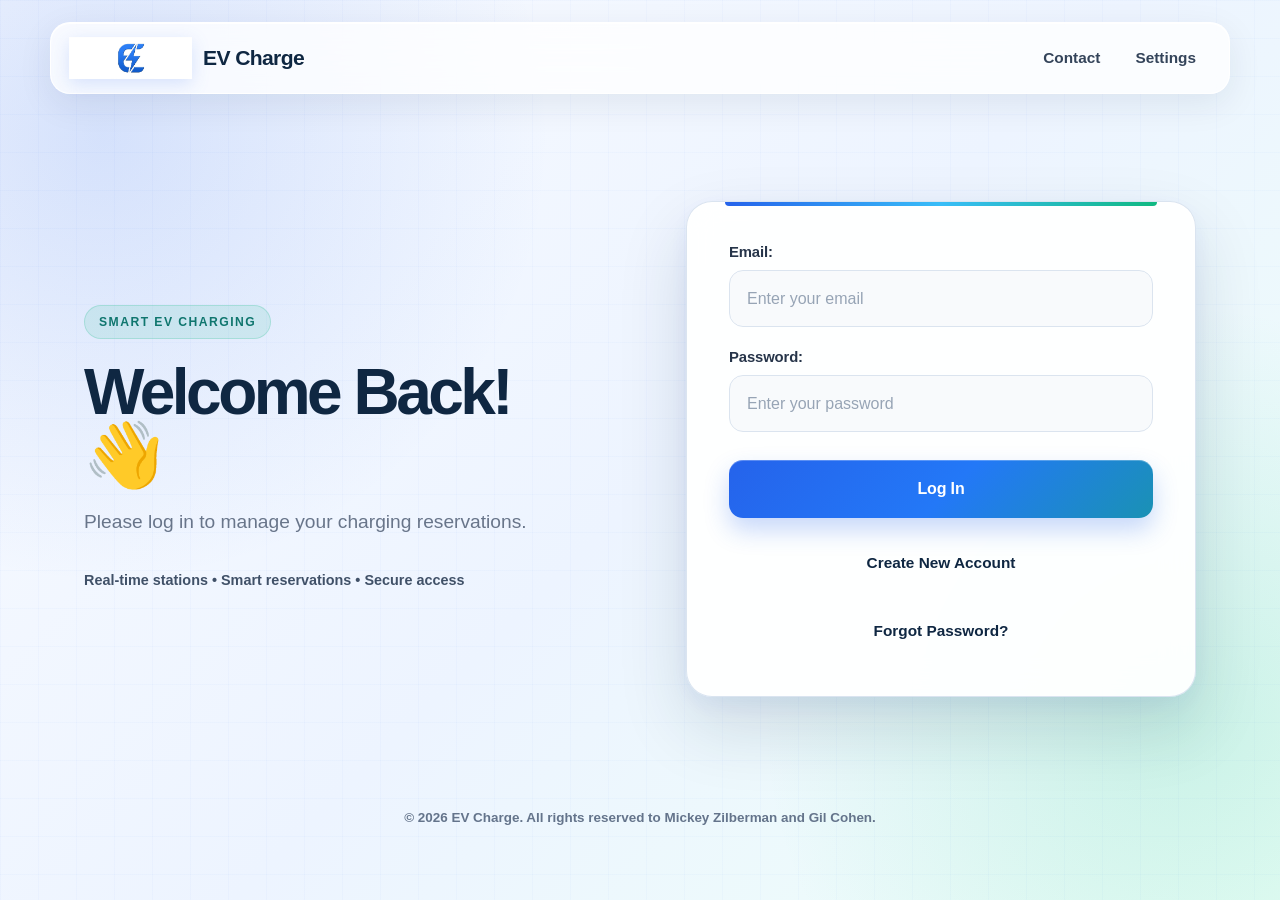
<file: index.html>
<!DOCTYPE html>
<html lang="en">
<head>
    <meta charset="UTF-8">
    <meta name="viewport" content="width=device-width, initial-scale=1.0">
    <title>EV Charge - Login</title>

    <link rel="stylesheet" href="./CSS/Global.css">
    <link rel="stylesheet" href="./CSS/Login.css">

    <script src="./JS/config.js"></script>
    <script src="./JS/Login.js" defer></script>
</head>

<body class="login-page">

    <header class="main-header">
        <nav class="nav-container">
            <div class="logo-container">
                <img src="./Images/Logo.png" alt="EV Charge Logo" class="logo-img">
                <span class="logo">EV Charge</span>
            </div>

            <div class="nav-icons">
                <button type="button" class="icon" id="contact-btn">Contact</button>
                <button type="button" class="icon" id="settings-btn">Settings</button>
            </div>
        </nav>
    </header>

    <main class="main-content">
        <section class="welcome-section">
            <h1>Welcome Back! 👋</h1>
            <p>Please log in to manage your charging reservations.</p>
        </section>

        <form id="login-form" class="booking-form">
            <div id="error-message" class="error-box hidden"></div>

            <div class="form-group">
                <label for="email">Email:</label>
                <input type="email" id="email" placeholder="Enter your email">
            </div>

            <div class="form-group">
                <label for="password">Password:</label>
                <input type="password" id="password" placeholder="Enter your password">
            </div>

            <button type="submit" class="submit-btn">Log In</button>

            <div id="loading-spinner" class="spinner-container hidden">
                <div class="loading-text">Connecting to server, please wait... ⚡</div>
                <div class="spinner"></div>
            </div>

            <button type="button" class="signup-link-btn" id="signup-btn">
                Create New Account
            </button>

            <button type="button" class="forgot-password-btn" id="forgot-password-btn">
                Forgot Password?
            </button>
        </form>
    </main>

    <footer class="main-footer">
        <div class="footer-content">
            <p>© 2026 EV Charge. All rights reserved to Mickey Zilberman and Gil Cohen.</p>
        </div>
    </footer>

</body>
</html>
</file>
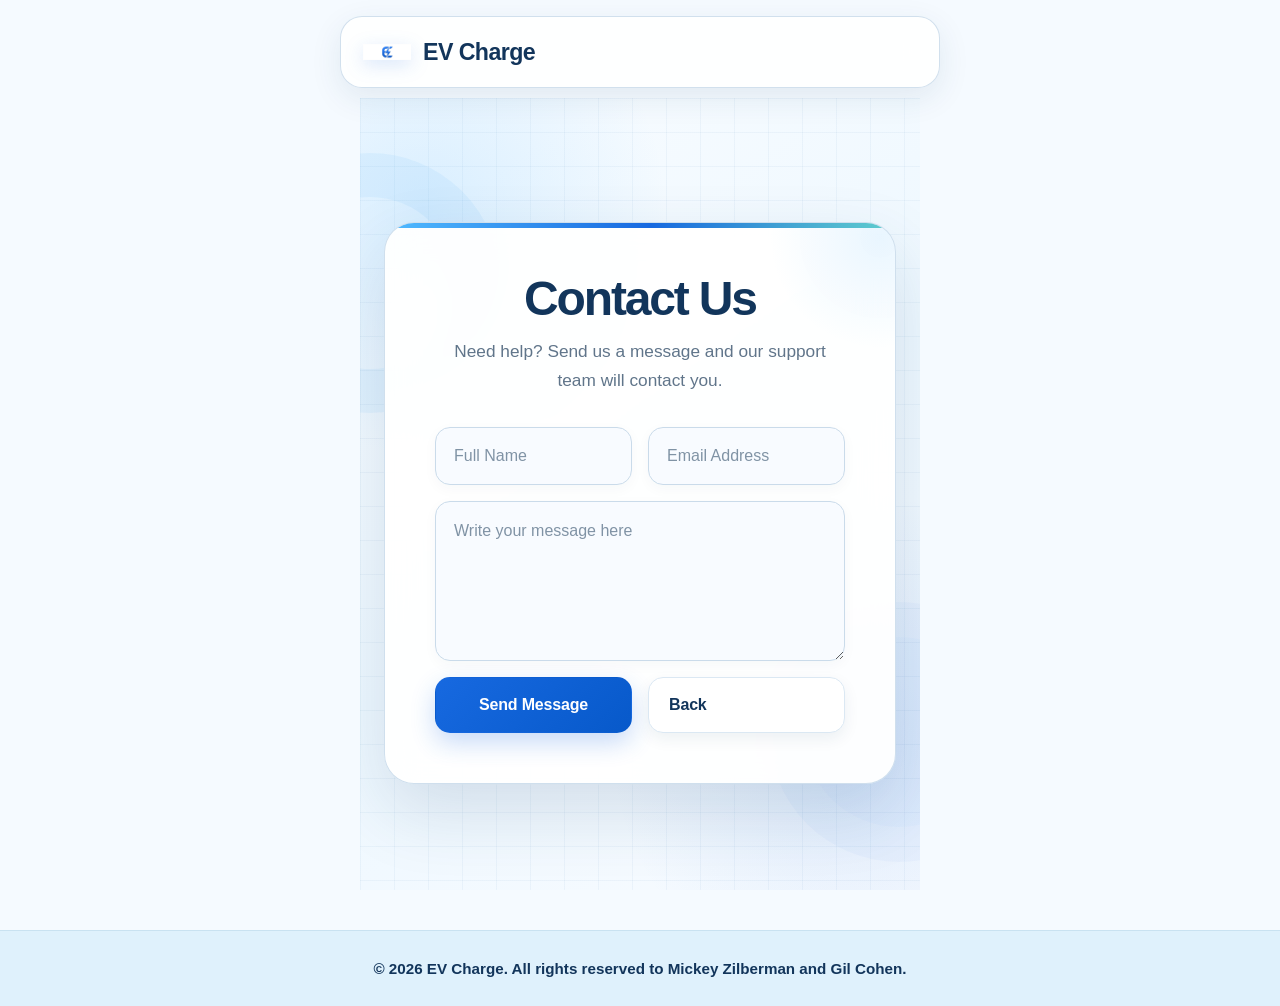
<file: Contact.html>
<!DOCTYPE html>
<html lang="en">
<head>
    <meta charset="UTF-8">
    <meta name="viewport" content="width=device-width, initial-scale=1.0">
    <title>Contact</title>

    <link rel="stylesheet" href="./CSS/Global.css">
    <link rel="stylesheet" href="./CSS/Contact.css">
    <script src="./JS/config.js"></script>
    <script src="./JS/Contact.js" defer></script>
    <script src="./JS/GlobalNavigation.js" defer></script>
</head>

<body>
    <header class="main-header">
        <nav class="nav-container">
            <div class="logo-container">
                <img src="./Images/Logo.png" alt="EV Charge Logo" class="logo-img">
                <span class="logo">EV Charge</span>
            </div>
        </nav>
    </header>

    <main class="main-content">
        <section class="contact-section">
            <div class="contact-card">
                <h1>Contact Us</h1>
                <p>Need help? Send us a message and our support team will contact you.</p>

                <form id="contact-form">
                    <input type="text" id="full-name" placeholder="Full Name">
                    <input type="email" id="email" placeholder="Email Address">
                    <textarea id="message" placeholder="Write your message here"></textarea>

                    <button type="submit" class="send-btn">Send Message</button>
                    <button type="button" id="back-btn" class="back-btn">Back</button>
                </form>

                <p id="contact-message" class="contact-message hidden"></p>
            </div>
        </section>
    </main>
    <footer class="main-footer">
    <p>
        © 2026 EV Charge. All rights reserved to Mickey Zilberman and Gil Cohen.
    </p>
</footer>
</body>

</html>
</file>
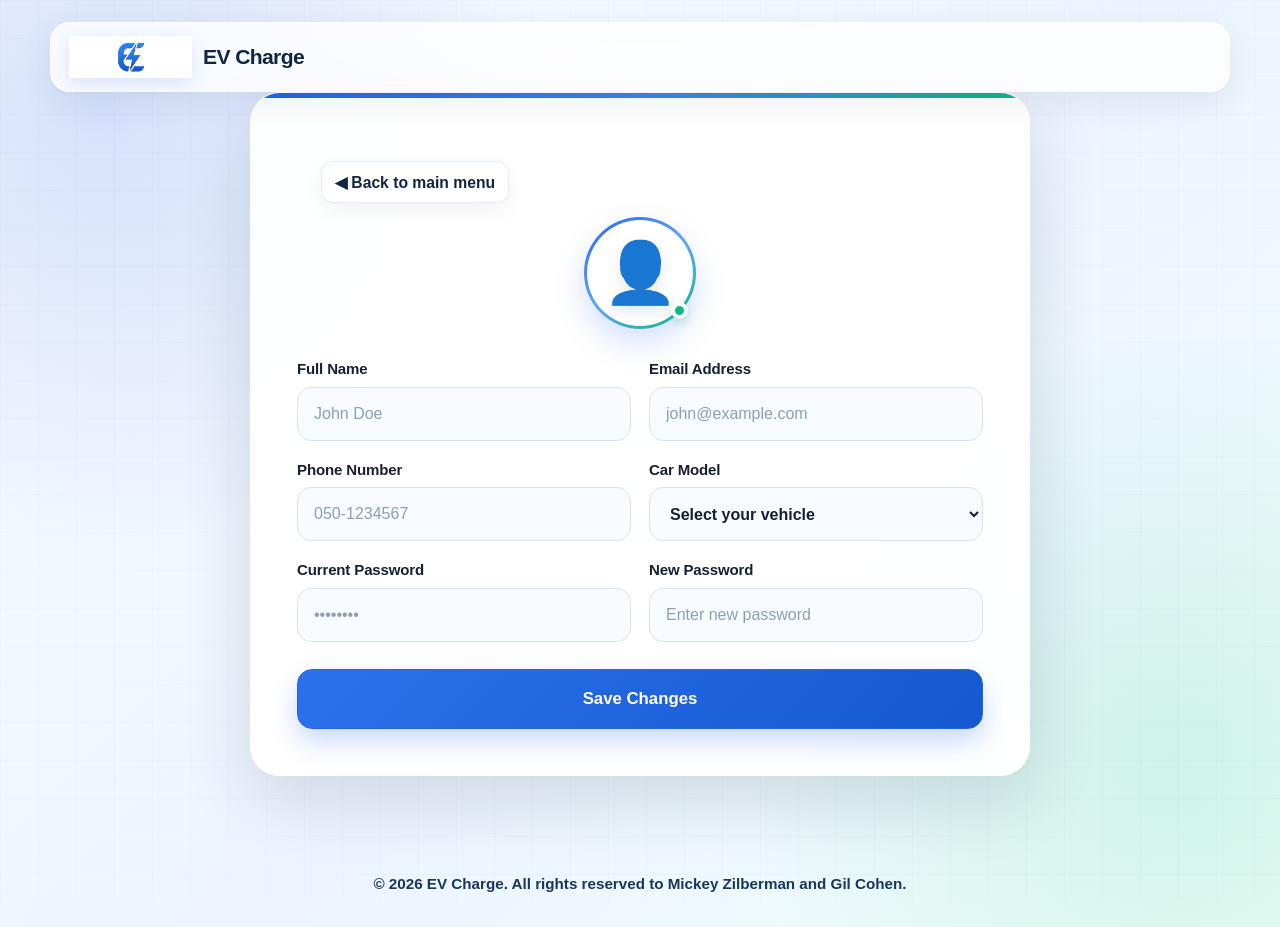
<file: EditProfile.html>
<!DOCTYPE html>
<html lang="en">

<head>
    <meta charset="UTF-8">
    <meta name="viewport" content="width=device-width, initial-scale=1.0">
    <title>EV Charge - Edit Profile</title>

    <link rel="stylesheet" href="./CSS/Global.css">
    <link rel="stylesheet" href="./CSS/edit-profile.css">

    <script src="./JS/config.js"></script>
    <script src="./JS/edit-profile.js" defer></script>
    <script src="./JS/GlobalNavigation.js" defer></script>
</head>

<body>

    <header class="main-header">
        <nav class="nav-container">
            <div class="logo-container">
                <img src="./Images/Logo.png" alt="EV Charge Logo" class="logo-img">
                <span class="logo">EV Charge</span>
            </div>
        </nav>
    </header>

    <main class="main-content">

        <div class="back-navigation">
            <button class="back-btn" id="btn-back" type="button">
                &#9664; Back to main menu
            </button>
        </div>

        <section class="profile-avatar-container">
            <div class="avatar-circle">
                <span class="avatar-icon">👤</span>
            </div>
        </section>

        <div id="notification" class="notification-box hidden"></div>

        <form class="booking-form" id="edit-profile-form">

            <div class="form-group">
                <label for="full-name">Full Name</label>
                <input type="text" id="full-name" placeholder="John Doe" required>
            </div>

            <div class="form-group">
                <label for="email">Email Address</label>
                <input type="email" id="email" placeholder="john@example.com" required>
            </div>

            <div class="form-group">
                <label for="phone">Phone Number</label>
                <input type="tel" id="phone" placeholder="050-1234567" required>
            </div>

            <div class="form-group">
                <label for="car-model">Car Model</label>
                <select id="car-model" required>
                    <option value="" disabled selected>Select your vehicle</option>
                    <option value="Tesla">Tesla</option>
                    <option value="BYD">BYD</option>
                    <option value="Geely">Geely</option>
                    <option value="MG4">MG4</option>
                    <option value="Hyundai">Hyundai</option>
                    <option value="Other">Other</option>
                </select>
            </div>

            <div class="form-group">
                <label for="old-password">Current Password</label>
                <input type="password" id="old-password" placeholder="••••••••">
            </div>

            <div class="form-group">
                <label for="new-password">New Password</label>
                <input type="password" id="new-password" placeholder="Enter new password">
            </div>

            <button type="submit" class="submit-btn">
                Save Changes
            </button>

        </form>

        <div id="back-modal" class="modal-overlay hidden">
            <div class="modal-content">
                <p>
                    Are you sure you want to leave?<br>
                    Any unsaved changes will be lost.
                </p>

                <div class="modal-buttons">
                    <button id="cancel-btn" class="secondary-btn">
                        Stay
                    </button>

                    <button id="confirm-btn" class="primary-btn">
                        Yes, Leave
                    </button>
                </div>
            </div>
        </div>

    </main>

    <footer class="main-footer">
        <div class="footer-content">
            <p>© 2026 EV Charge. All rights reserved to Mickey Zilberman and Gil Cohen.</p>
        </div>
    </footer>

</body>

</html>
</file>
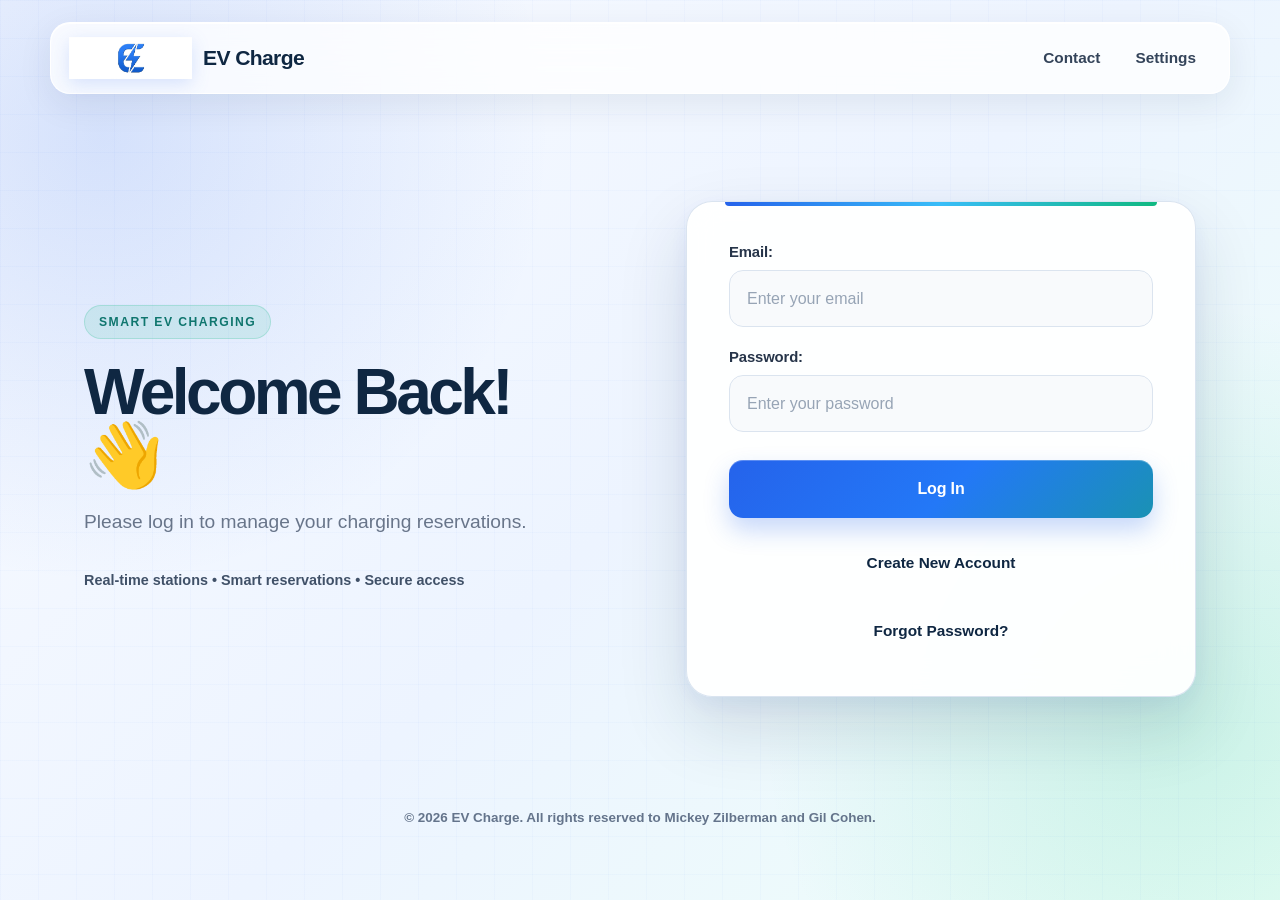
<file: Favorites.html>
<!DOCTYPE html>
<html lang="en">
<head>
    <meta charset="UTF-8">
    <meta name="viewport" content="width=device-width, initial-scale=1.0">
    <title>Favorite Stations</title>

    <link rel="stylesheet" href="./CSS/Global.css">
    <link rel="stylesheet" href="./CSS/Favorites.css">

    <script src="./JS/config.js"></script>
    <script src="./JS/Favorites.js" defer></script>
    <script src="./JS/GlobalNavigation.js" defer></script>
</head>

<body>

    <header class="main-header">
        <nav class="nav-container">

            <div class="logo-container">
                <img src="./Images/Logo.png" alt="EV Charge Logo" class="logo-img">
                <span class="logo">EV Charge</span>
            </div>

            <div class="nav-icons">
                <span class="icon" id="contact-btn">Contact</span>
                <span class="icon" id="settings-btn">Settings</span>
            </div>

        </nav>
    </header>

    <main class="main-content favorites-page">

        <div class="back-navigation">
            <button class="back-btn" id="back-main-btn">
                &#9664; Back to main menu
            </button>
        </div>

        <section id="favorites-container" class="favorites-grid">
            <!-- Favorite stations will be inserted here -->
        </section>

    </main>

    <footer class="main-footer">
        <div class="footer-content">
            <p>© 2026 EV Charge. All rights reserved to Mickey Zilberman and Gil Cohen.</p>
        </div>
    </footer>

</body>
</html>
</file>
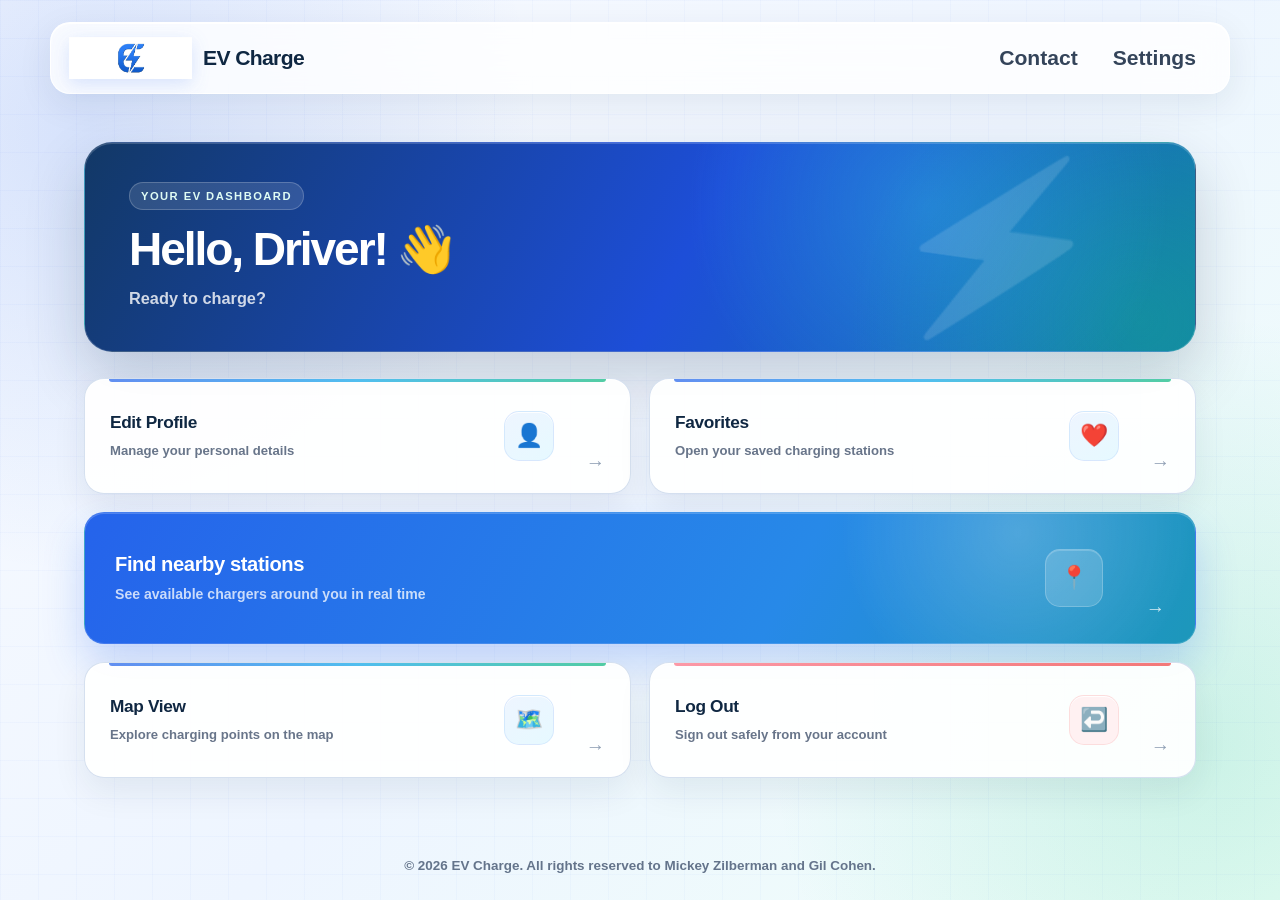
<file: MainMenu.html>
<!DOCTYPE html>
<html lang="en">

<head>
    <meta charset="UTF-8">
    <meta name="viewport" content="width=device-width, initial-scale=1.0">
    <title>Main Menu</title>

    <link rel="stylesheet" href="./CSS/Global.css">
    <link rel="stylesheet" href="./CSS/MainMenu.css">
    <script src="./JS/mainmenu.js" defer></script>
    <script src="./JS/Contact.js" defer></script>
    <script src="./JS/Settings.js" defer></script>
    <script src="./JS/GlobalNavigation.js" defer></script>

</head>

<body>
    <header class="main-header">
        <nav class="nav-container">
            <div class="logo-container">
                <img src="./Images/Logo.png" alt="EV Charge Logo" class="logo-img">
                <span class="logo">EV Charge</span>
            </div>

            <div class="nav-icons">
                <span class="icon" id="contact-btn">Contact</span>
                <span class="icon" id="settings-btn">Settings</span>
            </div>
        </nav>
    </header>

    <main class="main-content">
        <section class="welcome-section">
            <div class="welcome-text">
                <h1 id="welcome-message">Hello, Driver! 👋</h1>
                <p>Ready to charge?</p>
            </div>
        </section>

        <section class="menu-grid">
            <button class="menu-card-row" id="profile-btn">
                <span class="card-text">Edit Profile</span>
                <span class="card-icon">👤</span>
            </button>

            <button class="menu-card-row" id="favorites-btn">
                <span class="card-text">Favorites</span>
                <span class="card-icon">❤️</span>
            </button>

            <button class="menu-card-row" id="stations-btn">
                <span class="card-text">Find nearby stations</span>
                <span class="card-icon">📍</span>
            </button>

            <button class="menu-card-row" id="map-btn">
                <span class="card-text">Map View</span>
                <span class="card-icon">🗺️</span>
            </button>

            <button class="menu-card-row" id="logout-btn">
                <span class="card-text">Log Out</span>
                <span class="card-icon">↩️</span>
            </button>
        </section>

        <div id="logout-modal" class="modal-overlay hidden">
            <div class="modal-content">
                <p>Are you sure you want to log out?</p>
                <div class="modal-buttons">
                    <button id="logout-cancel-btn" class="secondary-btn">Cancel</button>
                    <button id="logout-confirm-btn" class="primary-btn">OK</button>
                </div>
            </div>
        </div>
    </main>

    <footer class="main-footer">
        <div class="footer-content">
            <p>© 2026 EV Charge. All rights reserved to Mickey Zilberman and Gil Cohen.</p>
        </div>
    </footer>
</body>

</html>
</file>
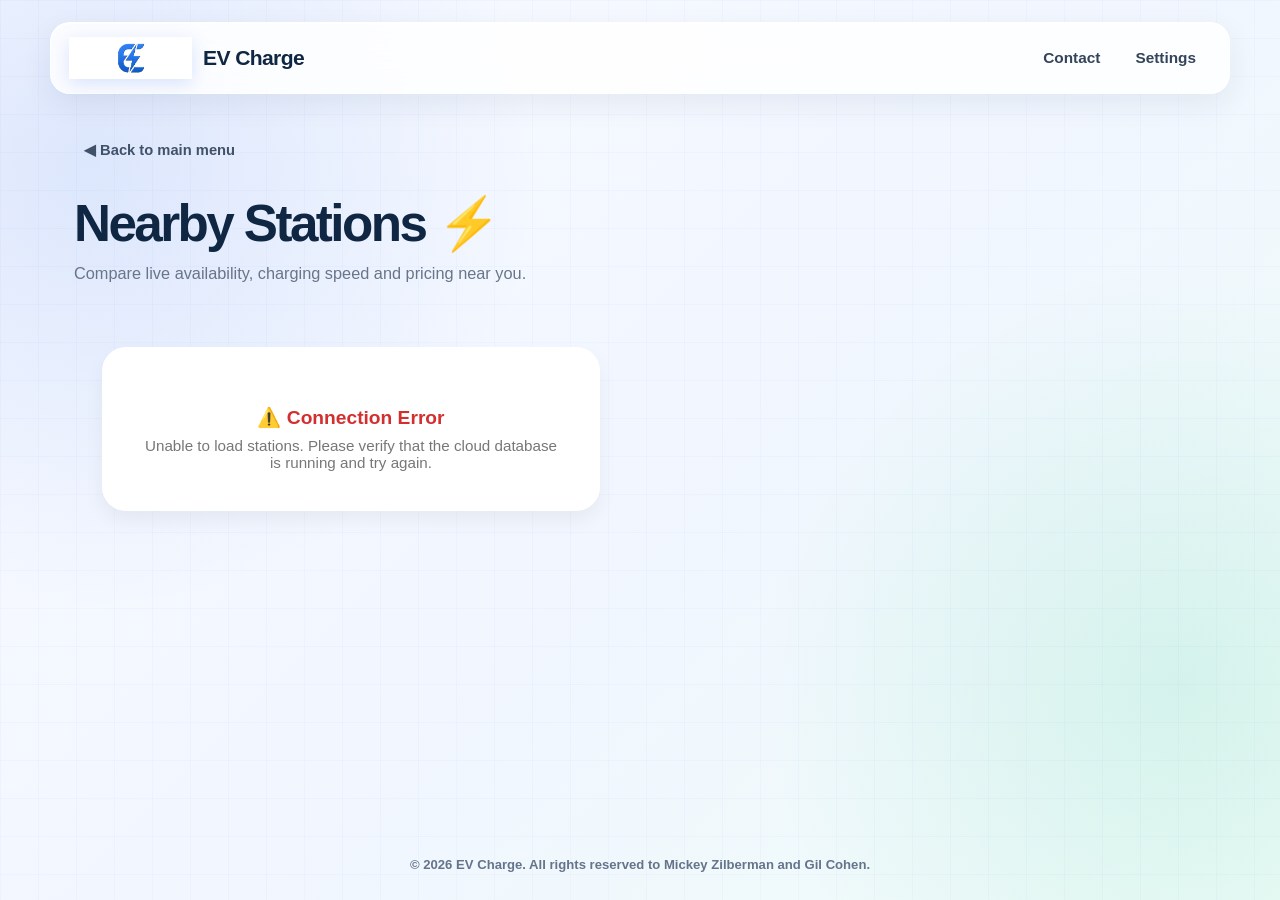
<file: NearbyStations.html>
<!DOCTYPE html>
<html lang="en">
<head>
    <meta charset="UTF-8">
    <meta name="viewport" content="width=device-width, initial-scale=1.0">
    <title>Nearby Stations</title>

    <link rel="stylesheet" href="./CSS/Global.css">
    <link rel="stylesheet" href="./CSS/Stations.css">

    <script src="./JS/config.js"></script>
    <script src="./JS/stations.js" defer></script>
    <script src="./JS/GlobalNavigation.js" defer></script>
</head>

<body>

    <header class="main-header">
        <nav class="nav-container">

            <div class="logo-container">
                <img src="./Images/Logo.png" alt="EV Charge Logo" class="logo-img">
                <span class="logo">EV Charge</span>
            </div>

            <div class="nav-icons">
                <span class="icon" id="contact-btn">Contact</span>
                <span class="icon" id="settings-btn">Settings</span>
            </div>

        </nav>
    </header>

    <main class="main-content">

        <div class="back-navigation">
            <button class="back-btn" id="back-main-btn">
                &#9664; Back to main menu
            </button>
        </div>

        <section id="stations-container" class="stations-grid">
            <!-- Station cards are loaded dynamically by stations.js -->
        </section>

    </main>

    <footer class="main-footer">
        <div class="footer-content">
            <p>© 2026 EV Charge. All rights reserved to Mickey Zilberman and Gil Cohen.</p>
        </div>
    </footer>

</body>
</html>
</file>
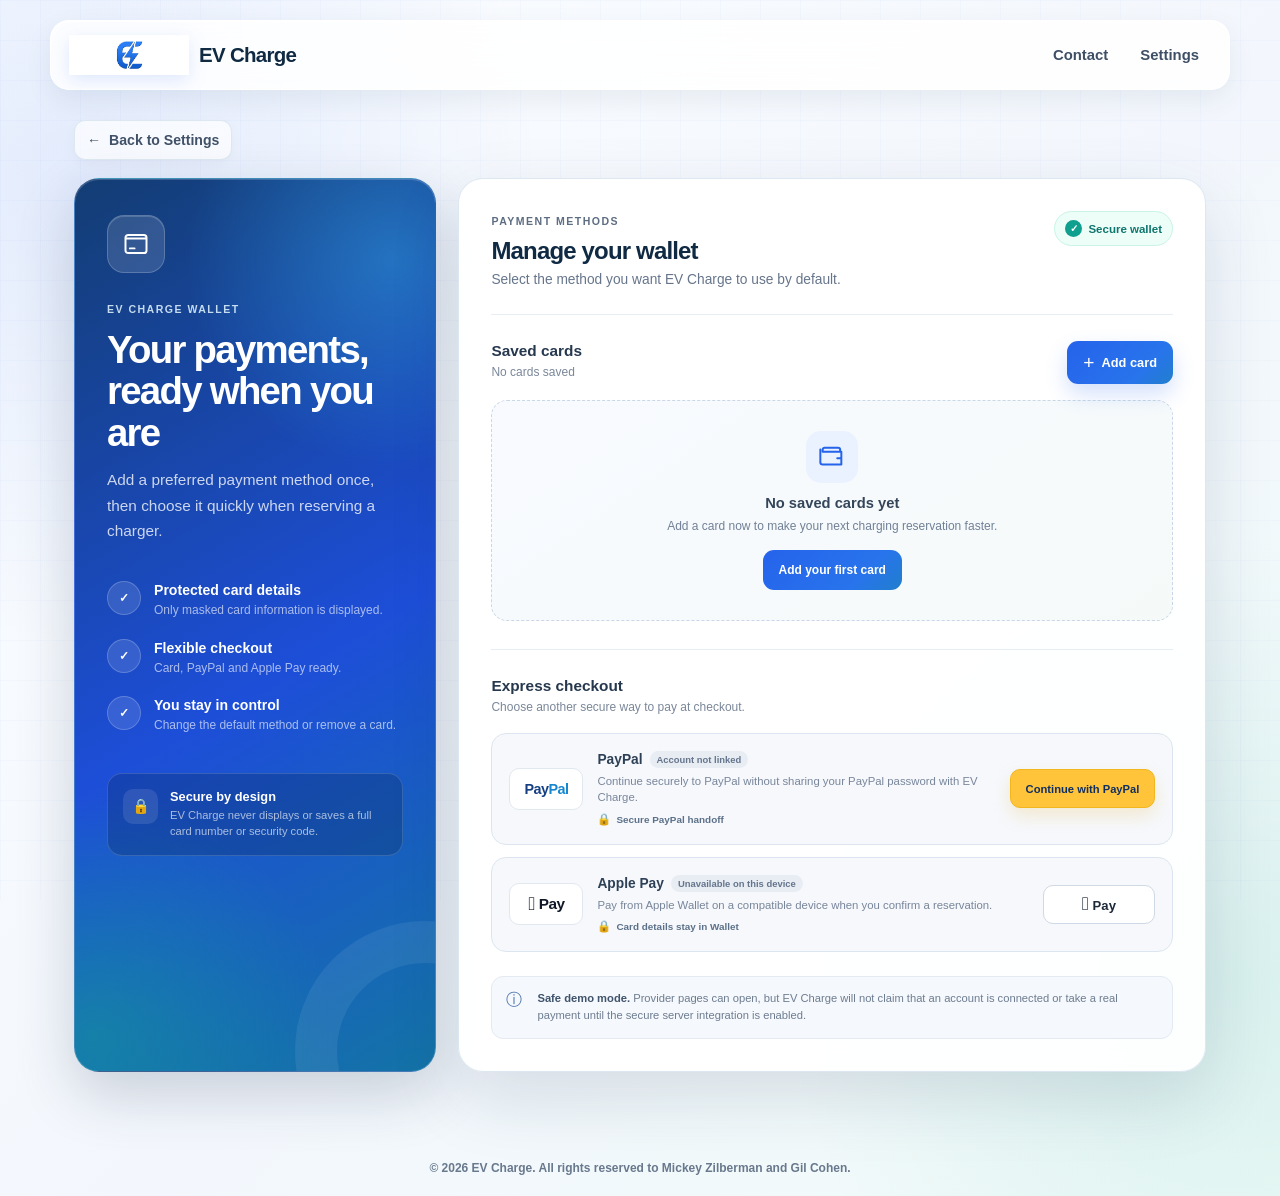
<file: PaymentMethods.html>
<!DOCTYPE html>
<html lang="en">

<head>
  <meta charset="UTF-8">
  <meta name="viewport" content="width=device-width, initial-scale=1.0">
  <meta name="theme-color" content="#f4f8ff">
  <title>Payment Methods | EV Charge</title>

  <link rel="stylesheet" href="./CSS/Global.css">
  <link rel="stylesheet" href="./CSS/PaymentMethods.css">

  <script src="./JS/config.js"></script>
  <script src="./JS/GlobalNavigation.js" defer></script>
  <script src="./JS/PaymentConfig.js" defer></script>
  <script src="./JS/PaymentMethods.js" defer></script>
</head>

<body class="payment-page">
  <header class="main-header">
    <nav class="nav-container" aria-label="Main navigation">
      <div class="logo-container" role="link" tabindex="0" aria-label="Go to main menu">
        <img src="./Images/Logo.png" alt="" class="logo-img">
        <span class="logo">EV Charge</span>
      </div>

      <div class="nav-icons">
        <button class="icon" id="contact-btn" type="button">Contact</button>
        <button class="icon" id="settings-btn" type="button">Settings</button>
      </div>
    </nav>
  </header>

  <main class="payment-main">
    <div class="back-navigation">
      <button class="back-btn" id="back-btn" type="button">
        <span aria-hidden="true">&#8592;</span>
        <span>Back to Settings</span>
      </button>
    </div>

    <section class="payment-layout" aria-labelledby="payment-title">
      <aside class="payment-overview">
        <div class="overview-icon" aria-hidden="true">
          <svg viewBox="0 0 24 24" focusable="false">
            <path d="M3.5 7.25h17m-15.25-3h13.5A2.25 2.25 0 0 1 21 6.5v11A2.25 2.25 0 0 1 18.75 19.75H5.25A2.25 2.25 0 0 1 3 17.5v-11a2.25 2.25 0 0 1 2.25-2.25ZM6.75 15.75h4" />
          </svg>
        </div>
        <span class="eyebrow">EV CHARGE WALLET</span>
        <h1 id="payment-title">Your payments, ready when you are</h1>
        <p>Add a preferred payment method once, then choose it quickly when reserving a charger.</p>

        <ul class="trust-list" aria-label="Payment security features">
          <li>
            <span class="trust-icon" aria-hidden="true">&#10003;</span>
            <span><strong>Protected card details</strong><small>Only masked card information is displayed.</small></span>
          </li>
          <li>
            <span class="trust-icon" aria-hidden="true">&#10003;</span>
            <span><strong>Flexible checkout</strong><small>Card, PayPal and Apple Pay ready.</small></span>
          </li>
          <li>
            <span class="trust-icon" aria-hidden="true">&#10003;</span>
            <span><strong>You stay in control</strong><small>Change the default method or remove a card.</small></span>
          </li>
        </ul>

        <div class="security-summary">
          <span class="security-shield" aria-hidden="true">&#128274;</span>
          <div>
            <strong>Secure by design</strong>
            <p>EV Charge never displays or saves a full card number or security code.</p>
          </div>
        </div>
      </aside>

      <section class="wallet-panel" aria-label="Payment methods">
        <div class="panel-heading">
          <div>
            <span class="eyebrow">PAYMENT METHODS</span>
            <h2>Manage your wallet</h2>
            <p>Select the method you want EV Charge to use by default.</p>
          </div>
          <span class="secure-badge"><span aria-hidden="true">&#10003;</span> Secure wallet</span>
        </div>

        <div id="payment-message" class="payment-message hidden" role="status" aria-live="polite"></div>

        <section class="wallet-section" aria-labelledby="saved-cards-title">
          <div class="section-heading">
            <div>
              <h3 id="saved-cards-title">Saved cards</h3>
              <p id="card-count">No cards saved</p>
            </div>
            <button class="add-card-btn" id="add-card-btn" type="button">
              <span aria-hidden="true">+</span>
              Add card
            </button>
          </div>

          <div class="card-list" id="card-list" aria-live="polite"></div>

          <div class="empty-wallet" id="empty-wallet">
            <span class="empty-icon" aria-hidden="true">
              <svg viewBox="0 0 24 24" focusable="false">
                <path d="M4 7.5h16v11H4a2 2 0 0 1-2-2v-11m2 2V5.75A1.75 1.75 0 0 1 5.75 4h11.5A1.75 1.75 0 0 1 19 5.75V7.5m-2.5 5.5h3.5" />
              </svg>
            </span>
            <h4>No saved cards yet</h4>
            <p>Add a card now to make your next charging reservation faster.</p>
            <button class="empty-add-btn" id="empty-add-btn" type="button">Add your first card</button>
          </div>
        </section>

        <section class="wallet-section express-section" aria-labelledby="express-title">
          <div class="section-heading">
            <div>
              <h3 id="express-title">Express checkout</h3>
              <p>Choose another secure way to pay at checkout.</p>
            </div>
          </div>

          <div class="express-grid">
            <article class="provider-card" data-provider="paypal">
              <div class="provider-logo paypal-logo" aria-label="PayPal">
                <span>Pay</span><span>Pal</span>
              </div>
              <div class="provider-copy">
                <div class="provider-title-row">
                  <h4>PayPal</h4>
                  <span class="provider-status" id="paypal-status">Account not linked</span>
                </div>
                <p>Continue securely to PayPal without sharing your PayPal password with EV Charge.</p>
                <span class="provider-trust"><span aria-hidden="true">&#128274;</span> Secure PayPal handoff</span>
              </div>
              <button class="provider-btn provider-btn-paypal" id="paypal-btn" type="button">
                <span>Continue with</span>
                <strong>PayPal</strong>
              </button>
            </article>

            <article class="provider-card" data-provider="apple-pay">
              <div class="provider-logo apple-logo" aria-label="Apple Pay">
                <span class="apple-symbol" aria-hidden="true">&#63743;</span>
                <span>Pay</span>
              </div>
              <div class="provider-copy">
                <div class="provider-title-row">
                  <h4>Apple Pay</h4>
                  <span class="provider-status" id="apple-status">Checking device...</span>
                </div>
                <p>Pay from Apple Wallet on a compatible device when you confirm a reservation.</p>
                <span class="provider-trust"><span aria-hidden="true">&#128274;</span> Card details stay in Wallet</span>
              </div>
              <button class="provider-btn provider-btn-apple" id="apple-pay-btn" type="button">
                <span class="apple-symbol" aria-hidden="true">&#63743;</span>
                <strong>Pay</strong>
              </button>
            </article>
          </div>
        </section>

        <div class="wallet-footer-note">
          <span aria-hidden="true">&#9432;</span>
          <p><strong>Safe demo mode.</strong> Provider pages can open, but EV Charge will not claim that an account is connected or take a real payment until the secure server integration is enabled.</p>
        </div>
      </section>
    </section>
  </main>

  <footer class="main-footer">
    <div class="footer-content">
      <p>© 2026 EV Charge. All rights reserved to Mickey Zilberman and Gil Cohen.</p>
    </div>
  </footer>

  <div class="modal-backdrop hidden" id="card-modal" aria-hidden="true">
    <section class="payment-modal" role="dialog" aria-modal="true" aria-labelledby="card-modal-title">
      <div class="modal-heading">
        <div>
          <span class="eyebrow">NEW PAYMENT METHOD</span>
          <h2 id="card-modal-title">Add a payment card</h2>
          <p>Your full card details are used only to validate this demo and are never stored.</p>
        </div>
        <button class="modal-close" id="card-modal-close" type="button" aria-label="Close add card dialog">&times;</button>
      </div>

      <form id="card-form" novalidate>
        <div class="card-preview" id="card-preview" aria-hidden="true">
          <div class="preview-top">
            <span class="preview-chip"></span>
            <span class="preview-brand" id="preview-brand">CARD</span>
          </div>
          <p class="preview-number" id="preview-number">•••• •••• •••• ••••</p>
          <div class="preview-bottom">
            <span><small>CARDHOLDER</small><strong id="preview-name">YOUR NAME</strong></span>
            <span><small>EXPIRES</small><strong id="preview-expiry">MM/YY</strong></span>
          </div>
        </div>

        <div class="card-form-grid">
          <div class="form-field form-field-wide">
            <label for="cardholder-name">Name on card</label>
            <input id="cardholder-name" name="cardholder-name" type="text" autocomplete="cc-name"
              placeholder="Gil Cohen" maxlength="70" required>
            <p class="field-error hidden" id="cardholder-error" role="alert"></p>
          </div>

          <div class="form-field form-field-wide">
            <label for="card-number">Card number</label>
            <div class="input-with-brand">
              <input id="card-number" name="card-number" type="text" inputmode="numeric"
                autocomplete="cc-number" placeholder="1234 5678 9012 3456" maxlength="23"
                aria-describedby="card-number-hint card-number-error" required>
              <span class="detected-brand" id="detected-brand" aria-hidden="true">CARD</span>
            </div>
            <p class="field-hint" id="card-number-hint">Use a valid test card number for this front-end demo.</p>
            <p class="field-error hidden" id="card-number-error" role="alert"></p>
          </div>

          <div class="form-field">
            <label for="card-expiry">Expiry date</label>
            <input id="card-expiry" name="card-expiry" type="text" inputmode="numeric"
              autocomplete="cc-exp" placeholder="MM/YY" maxlength="5" required>
            <p class="field-error hidden" id="card-expiry-error" role="alert"></p>
          </div>

          <div class="form-field">
            <label for="card-cvc">Security code</label>
            <input id="card-cvc" name="card-cvc" type="password" inputmode="numeric"
              autocomplete="cc-csc" placeholder="CVC" maxlength="4" required>
            <p class="field-error hidden" id="card-cvc-error" role="alert"></p>
          </div>
        </div>

        <label class="default-checkbox">
          <input id="make-default" type="checkbox" checked>
          <span class="custom-checkbox" aria-hidden="true"></span>
          <span><strong>Use as my default card</strong><small>You can change this at any time.</small></span>
        </label>

        <div class="modal-security-note">
          <span aria-hidden="true">&#128274;</span>
          <p>For production, these fields will be replaced by secure provider-hosted payment fields.</p>
        </div>

        <div class="modal-actions">
          <button class="secondary-btn" id="cancel-card-btn" type="button">Cancel</button>
          <button class="primary-btn" id="save-card-btn" type="submit">
            <span class="button-label">Save card</span>
            <span class="button-loader hidden" aria-hidden="true"></span>
          </button>
        </div>
      </form>
    </section>
  </div>

  <div class="modal-backdrop hidden" id="provider-modal" aria-hidden="true">
    <section class="payment-modal provider-modal" role="dialog" aria-modal="true"
      aria-labelledby="provider-modal-title" aria-describedby="provider-modal-description">
      <div class="modal-heading provider-modal-heading">
        <div class="provider-modal-brand" id="provider-modal-brand" aria-hidden="true"></div>
        <button class="modal-close" id="provider-modal-close" type="button"
          aria-label="Close payment provider dialog">&times;</button>
      </div>

      <span class="provider-modal-kicker" id="provider-modal-kicker">SECURE HANDOFF</span>
      <h2 id="provider-modal-title">Continue securely</h2>
      <p id="provider-modal-description">You are leaving EV Charge for the official payment provider.</p>

      <div class="provider-handoff" aria-hidden="true">
        <span class="handoff-stop handoff-ev">EV</span>
        <span class="handoff-line"><span>&#128274;</span></span>
        <span class="handoff-stop" id="provider-handoff-logo">Pay</span>
      </div>

      <div class="provider-assurance">
        <span class="provider-assurance-icon" aria-hidden="true">&#10003;</span>
        <div>
          <strong id="provider-assurance-title">Your sign-in stays private</strong>
          <p id="provider-assurance-text">EV Charge never receives your provider password.</p>
        </div>
      </div>

      <div class="provider-demo-note" id="provider-demo-note">
        <span aria-hidden="true">DEMO</span>
        <p>The official provider page will open, but returning from it will not link an account until the EV Charge server is connected.</p>
      </div>

      <div class="modal-actions">
        <button class="secondary-btn" id="provider-modal-cancel" type="button">Not now</button>
        <a class="primary-btn provider-primary-link" id="provider-primary-link"
          href="#" target="_blank" rel="noopener noreferrer">
          <span id="provider-primary-label">Continue</span>
          <span aria-hidden="true">&#8599;</span>
        </a>
      </div>

      <p class="provider-external-note" id="provider-external-note">Opens the provider's official website in a new tab.</p>
    </section>
  </div>

  <div class="modal-backdrop hidden" id="delete-modal" aria-hidden="true">
    <section class="payment-modal confirmation-modal" role="dialog" aria-modal="true" aria-labelledby="delete-title">
      <span class="delete-modal-icon" aria-hidden="true">!</span>
      <h2 id="delete-title">Remove this card?</h2>
      <p id="delete-description">This payment method will no longer be available at checkout.</p>
      <div class="modal-actions">
        <button class="secondary-btn" id="cancel-delete-btn" type="button">Keep card</button>
        <button class="danger-btn" id="confirm-delete-btn" type="button">Remove card</button>
      </div>
    </section>
  </div>
</body>

</html>
</file>
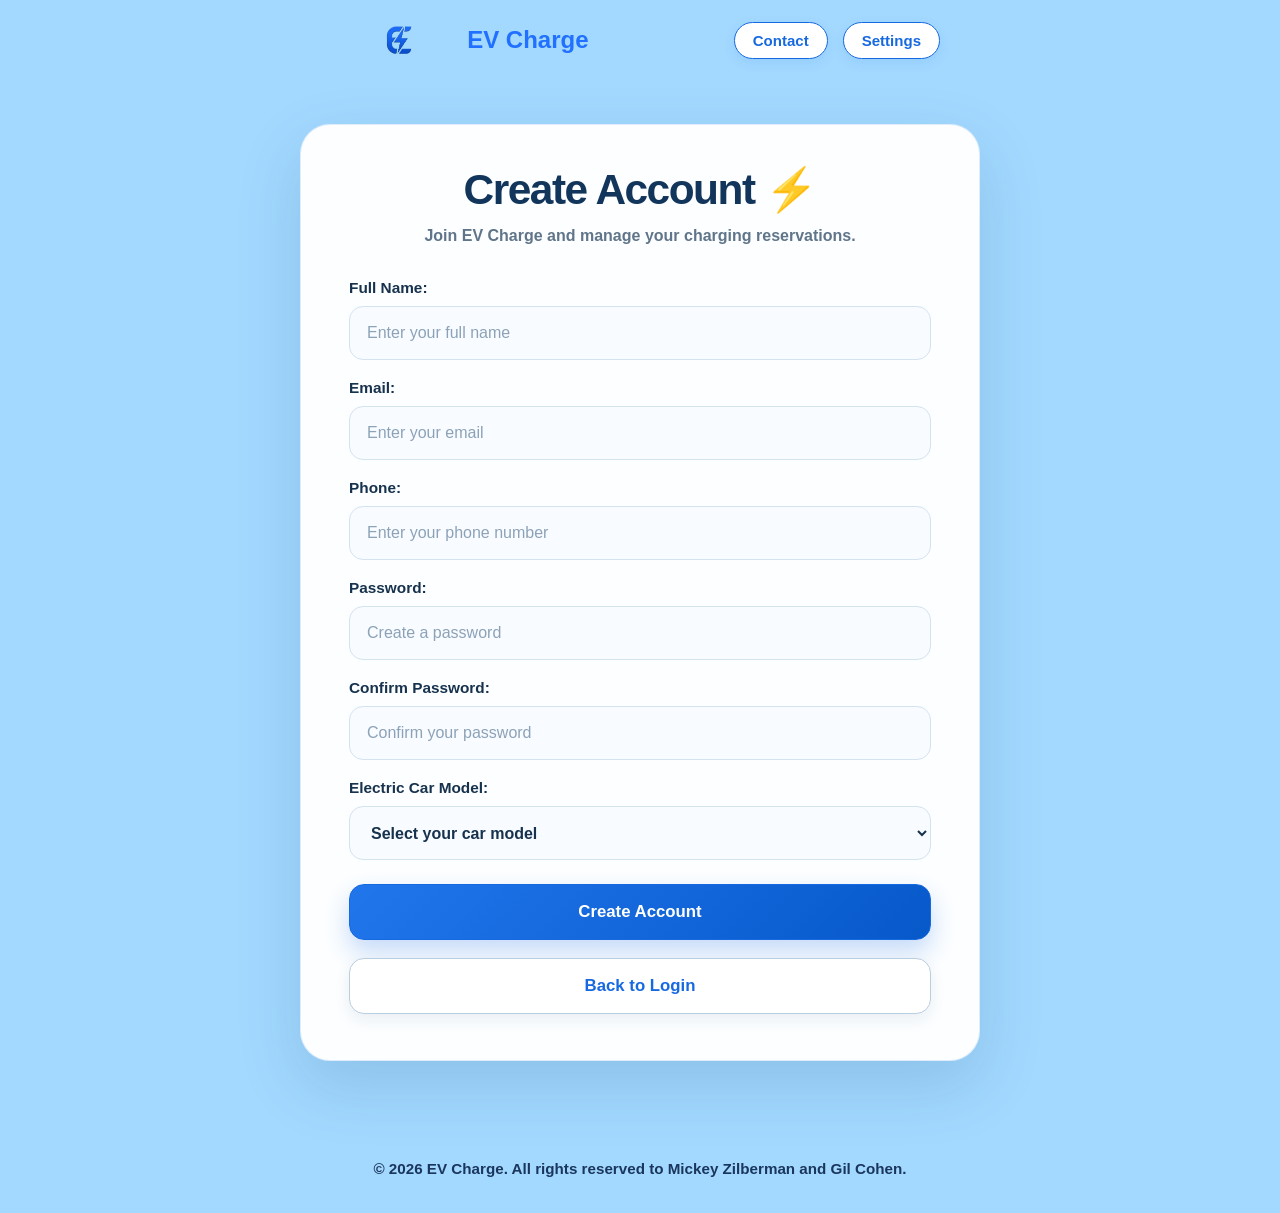
<file: Register.html>
<!DOCTYPE html>
<html lang="en">
<head>
    <meta charset="UTF-8">
    <meta name="viewport" content="width=device-width, initial-scale=1.0">
    <title>EV Charge - Register</title>
    <link rel="stylesheet" href="./CSS/Global.css">
    <link rel="stylesheet" href="./CSS/Register.css">
    <script src="./JS/config.js"></script>
    <script src="./JS/Register.js" defer></script>
</head>
<body>
    <header class="main-header register-header">
        <nav class="nav-container">
            <div class="logo-container">
                <img src="./Images/Logo.png" alt="EV Charge Logo" class="logo-img">
                <span class="logo">EV Charge</span>
            </div>
            <div class="nav-icons">
                <button type="button" class="icon" id="contact-btn">Contact</button>
                <button type="button" class="icon" id="settings-btn">Settings</button>
            </div>
        </nav>
    </header>

    <main class="main-content register-page">
        <section class="register-title">
            <h1>Create Account ⚡</h1>
            <p>Join EV Charge and manage your charging reservations.</p>
        </section>

        <form id="register-form" class="register-form">
            <div class="form-group">
                <label for="full-name">Full Name:</label>
                <input type="text" id="full-name" placeholder="Enter your full name" required>
            </div>

            <div class="form-group">
                <label for="email">Email:</label>
                <input type="email" id="email" placeholder="Enter your email" required>
            </div>

            <div class="form-group">
                <label for="phone">Phone:</label>
                <input type="tel" id="phone" placeholder="Enter your phone number" required>
            </div>

            <div class="form-group">
                <label for="password">Password:</label>
                <input type="password" id="password" placeholder="Create a password" required>
            </div>

            <div class="form-group">
                <label for="confirm-password">Confirm Password:</label>
                <input type="password" id="confirm-password" placeholder="Confirm your password" required>
            </div>

            <div class="form-group">
                <label for="car-model">Electric Car Model:</label>
                <select id="car-model" class="form-group-select" required>
                    <option value="" disabled selected>Select your car model</option>
                    <option value="Tesla">Tesla</option>
                    <option value="BYD">BYD</option>
                    <option value="Geely">Geely</option>
                    <option value="MG4">MG4</option>
                    <option value="Hyundai">Hyundai</option>
                    <option value="Other">Other</option>
                </select>
            </div>

            <div id="register-message" class="register-message hidden"></div>

            <div id="loading-spinner" class="spinner-container hidden">
                <div class="spinner"></div>
            </div>

            <button type="submit" class="register-btn">Create Account</button>

            <button type="button" class="back-login-btn" id="back-login-btn">
                Back to Login
            </button>
        </form>
    </main>

    <footer class="main-footer">
        <div class="footer-content">
            <p>© 2026 EV Charge. All rights reserved to Mickey Zilberman and Gil Cohen.</p>
        </div>
    </footer>
</body>
</html>
</file>
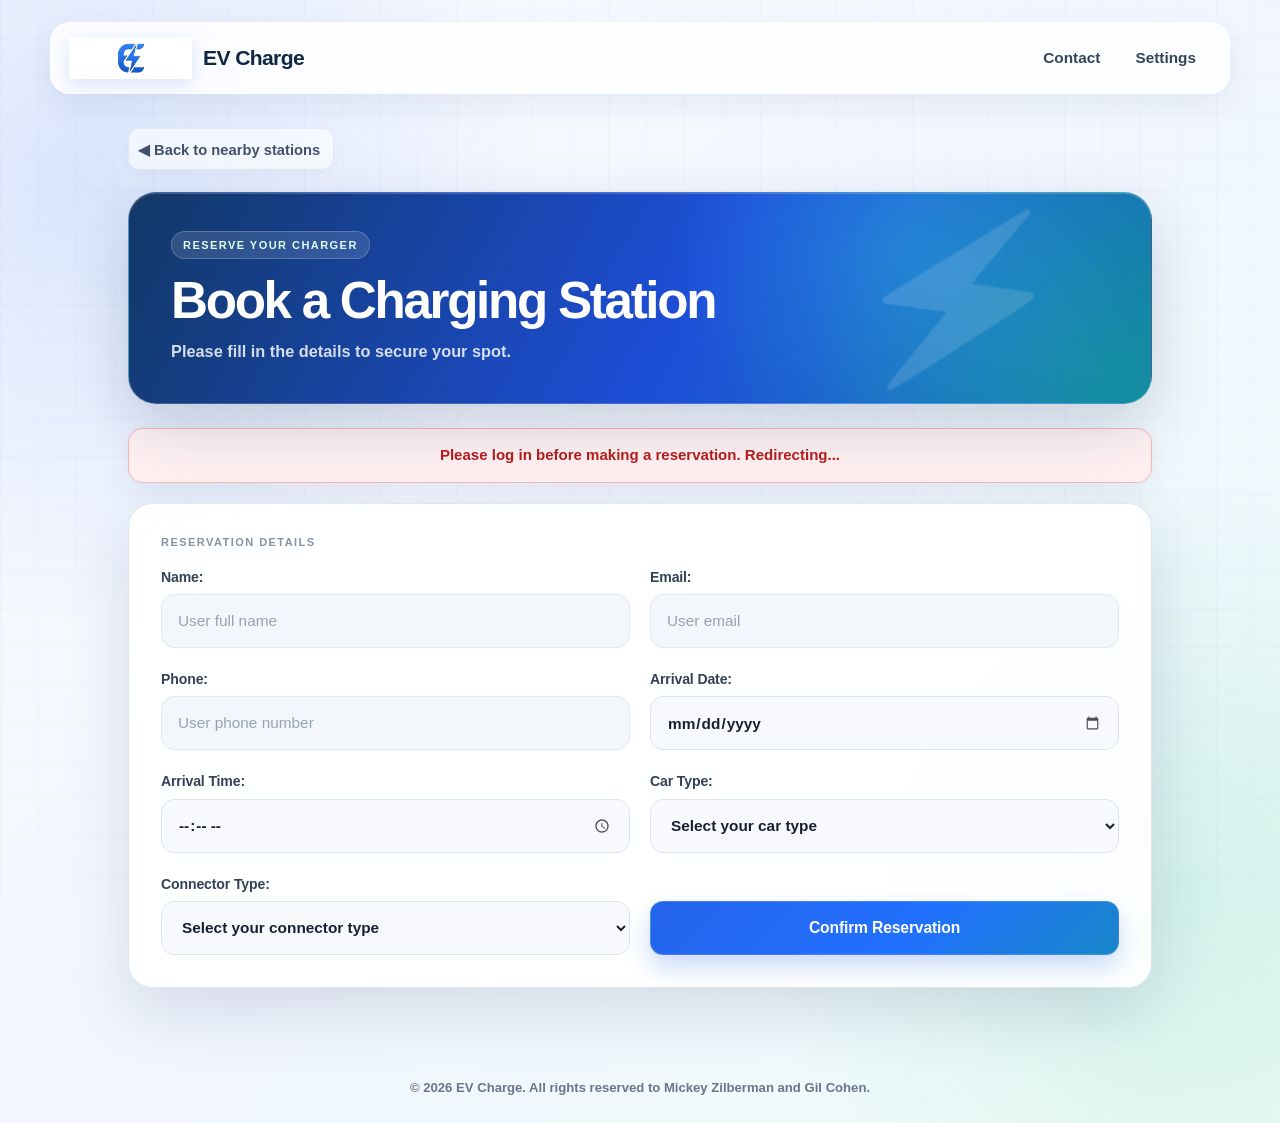
<file: Reservation.html>
<!DOCTYPE html>
<html lang="en">

<head>
  <meta charset="UTF-8">
  <meta name="viewport" content="width=device-width, initial-scale=1.0">
  <title>Reservation Form</title>

  <link rel="stylesheet" href="./CSS/Global.css">
<link rel="stylesheet" href="./CSS/Reservation.css">
  <script src="./JS/GlobalNavigation.js" defer></script>

  <script src="./JS/config.js"></script>
  <script src="./JS/Reservation.js" defer></script>
</head>

<body>
  <header class="main-header">
    <nav class="nav-container">
      <div class="logo-container">
        <img src="./Images/Logo.png" alt="EV Charge Logo" class="logo-img">
        <span class="logo">EV Charge</span>
      </div>

      <div class="nav-icons">
        <span class="icon" id="contact-btn">Contact</span>
        <span class="icon" id="settings-btn">Settings</span>
      </div>
    </nav>
  </header>

  <main class="main-content">
    <div class="back-navigation">
      <button class="back-btn" id="back-stations-btn" type="button">
        &#9664; Back to nearby stations
      </button>
    </div>

    <section class="welcome-section">
      <h1 id="form-title">Book a Charging Station</h1>
      <p>Please fill in the details to secure your spot.</p>
    </section>

    <div id="message-banner" class="message-banner hidden"></div>

    <form id="reservation-form" class="booking-form">
      <div class="form-group">
        <label for="full-name">Name:</label>
        <input type="text" id="full-name" name="full-name" placeholder="User full name" required readonly>
      </div>

      <div class="form-group">
        <label for="email">Email:</label>
        <input type="email" id="email" name="email" placeholder="User email" required readonly>
      </div>

      <div class="form-group">
        <label for="phone">Phone:</label>
        <input type="tel" id="phone" name="phone" placeholder="User phone number" required readonly>
      </div>

      <div class="form-group">
        <label for="arrival-date">Arrival Date:</label>
        <input type="date" id="arrival-date" name="arrival-date" required>
      </div>

      <div class="form-group">
        <label for="arrival-time">Arrival Time:</label>
        <input type="time" id="arrival-time" name="arrival-time" required>
      </div>

      <div class="form-group">
        <label for="car-type">Car Type:</label>
        <select id="car-type" name="car-type" required>
          <option value="">Select your car type</option>
          <option value="Tesla">Tesla</option>
          <option value="BYD">BYD</option>
          <option value="Geely">Geely</option>
          <option value="MG4">MG4</option>
          <option value="Hyundai">Hyundai</option>
          <option value="Other">Other</option>
        </select>
      </div>
      
      <div class="form-group">
        <label for="connector-type">Connector Type:</label>
        <select id="connector-type" name="connector-type" required>
          <option value="">Select your connector type</option>
          <option value="CCS">CCS</option>
          <option value="CHAdeMO">CHAdeMO</option>
          <option value="Type2">Type2</option>
        </select>
      </div>

      <button type="submit" class="submit-btn" id="submit-reservation-btn">Confirm Reservation</button>
    </form>
  </main>

  <footer class="main-footer">
    <div class="footer-content">
      <p>© 2026 EV Charge. All rights reserved to Mickey Zilberman and Gil Cohen.</p>
    </div>
  </footer>
</body>

</html>
</file>
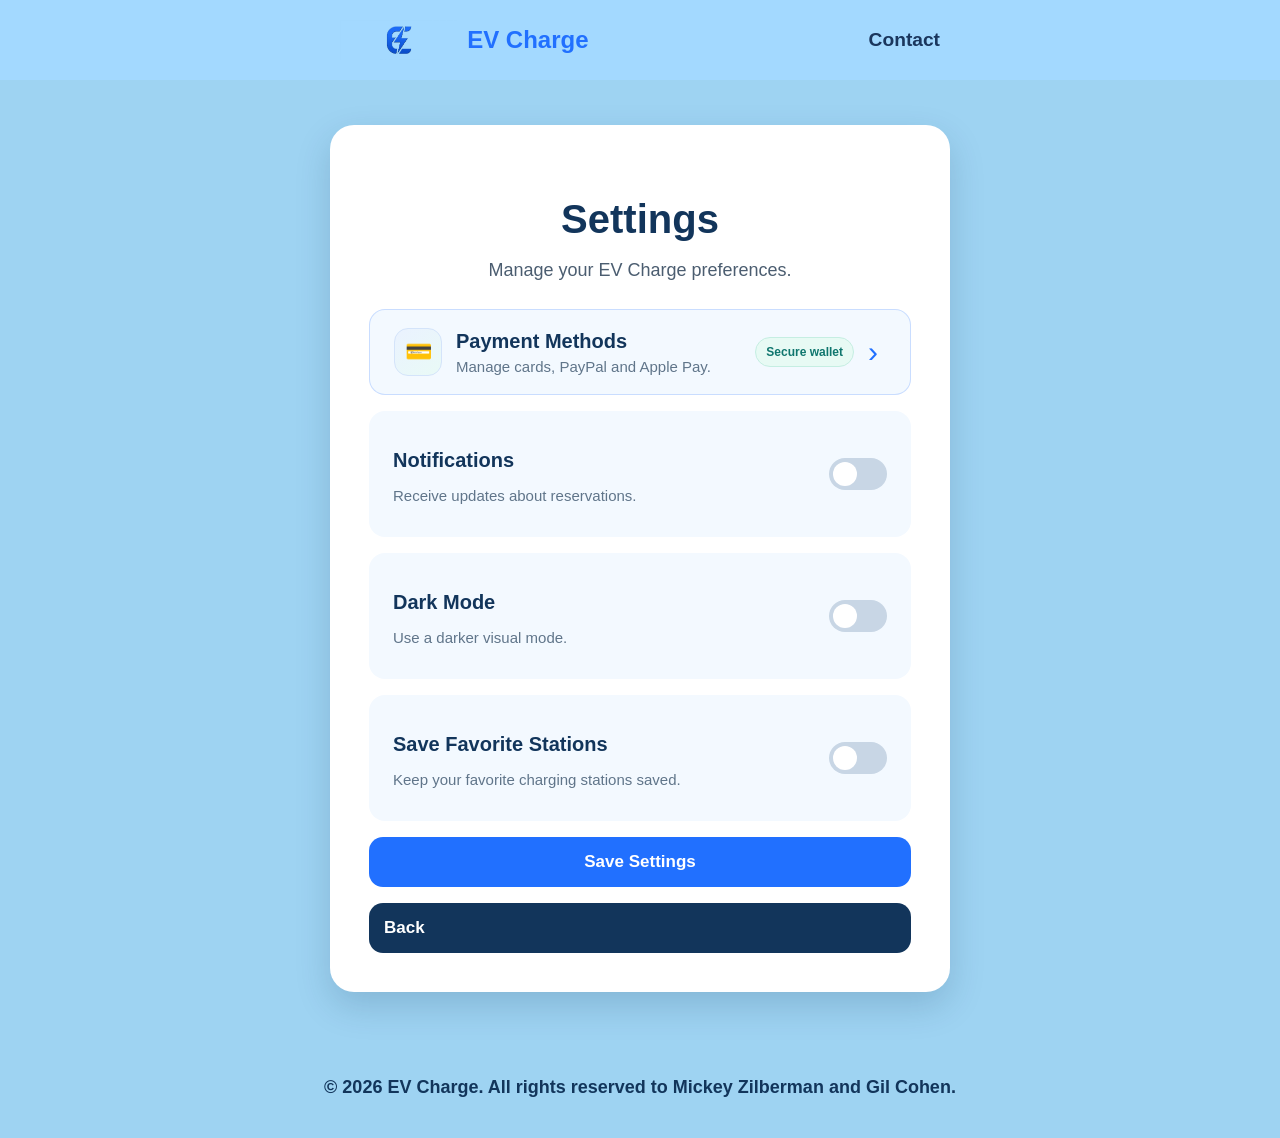
<file: Settings.html>
<!DOCTYPE html>
<html lang="en">
<head>
    
    <meta charset="UTF-8">
    <meta name="viewport" content="width=device-width, initial-scale=1.0">
    <title>Settings</title>

    <link rel="stylesheet" href="./CSS/Global.css">
    <link rel="stylesheet" href="./CSS/Settings.css">
    <script src="./JS/config.js"></script>
    <script src="./JS/Settings.js" defer></script>
    <script src="./JS/GlobalNavigation.js" defer></script>
</head>

<body>
    <header class="main-header">
        <nav class="nav-container" aria-label="Main navigation">
            <div class="logo-container">
                <img src="./Images/Logo.png" alt="EV Charge Logo" class="logo-img">
                <span class="logo">EV Charge</span>
            </div>

            <div class="nav-icons">
                <button class="icon" id="contact-btn" type="button">Contact</button>
            </div>
        </nav>
    </header>

    <main class="settings-main">
        <section class="settings-card">
            <div class="settings-header">
                <h1>Settings</h1>
                <p>Manage your EV Charge preferences.</p>
            </div>

            <div class="settings-list">
                <a class="setting-row setting-link" id="payment-methods-btn" href="PaymentMethods.html">
                    <span class="setting-link-icon" aria-hidden="true">&#128179;</span>
                    <span class="setting-link-copy">
                        <span class="setting-link-title">Payment Methods</span>
                        <span class="setting-link-description">Manage cards, PayPal and Apple Pay.</span>
                    </span>
                    <span class="setting-link-status">Secure wallet</span>
                    <span class="setting-link-arrow" aria-hidden="true">&#8250;</span>
                </a>

                <div class="setting-row">
                    <div>
                        <h3>Notifications</h3>
                        <p>Receive updates about reservations.</p>
                    </div>
                    <label class="switch">
                        <input type="checkbox" id="notifications-toggle" aria-label="Enable reservation notifications">
                        <span class="slider"></span>
                    </label>
                </div>

                <div class="setting-row">
                    <div>
                        <h3>Dark Mode</h3>
                        <p>Use a darker visual mode.</p>
                    </div>
                    <label class="switch">
                        <input type="checkbox" id="dark-toggle" aria-label="Enable dark mode">
                        <span class="slider"></span>
                    </label>
                </div>

                <div class="setting-row">
                    <div>
                        <h3>Save Favorite Stations</h3>
                        <p>Keep your favorite charging stations saved.</p>
                    </div>
                    <label class="switch">
                        <input type="checkbox" id="favorites-toggle" aria-label="Save favorite stations">
                        <span class="slider"></span>
                    </label>
                </div>
            </div>

            <button id="save-settings-btn" class="save-btn" type="button">Save Settings</button>
            <button id="back-btn" class="back-btn" type="button">Back</button>

            <p id="settings-result" class="settings-result hidden"></p>
        </section>
    </main>

    <footer class="main-footer">
        <p>© 2026 EV Charge. All rights reserved to Mickey Zilberman and Gil Cohen.</p>
    </footer>
</body>
</html>
</file>
<file: CSS/Global.css>
:root {
    --bg-main: #9ed3f2;      
    --card-bg: white;        
    --text-color: #12355b;   
    --row-bg: #f3f9ff;       
}

body.dark-mode {
    --bg-main: #121212;      
    --card-bg: #1e1e1e;      
    --text-color: #ffffff;   
    --row-bg: #2d2d2d;       
}

body {
  font-family: 'Arial', sans-serif;
  background-color: #A3D9FF; 
  margin: 0;
  padding: 0;
  box-sizing: border-box;
}

*, *::before, *::after {
  box-sizing: inherit;
}

.main-header {
  padding: 20px 10px;
}

.nav-container {
  display: flex;
  justify-content: space-between;
  align-items: center;
  max-width: 600px;
  margin: 0 auto;
}

.logo-container {
  display: flex;
  align-items: center;
  gap: 10px;
}

.logo {
  font-size: 1.5em;
  font-weight: bold;
  color: #2170FF;
}

.logo-img {
  height: 40px;
  width: auto;
  display: block;
  mix-blend-mode: multiply;
}

.nav-icons {
  margin: 0;
  color: #1A365D;
  font-size: 1.2em;
  display: flex;
  gap: 15px;
}

.nav-icons span {
  font-size: 1.1em;
  cursor: pointer;
  transition: color 0.2s ease;
}

.nav-icons span:hover {
  color: #2170FF;
}

.main-content {
  max-width: 600px;
  margin: 0 auto;
  padding: 10px 20px 40px;
  min-height: calc(100vh - 180px); 
}

.welcome-section {
  text-align: center;
  margin-bottom: 25px;
  color: #1A365D;
  background-color: transparent; 
  padding: 10px;
}

.welcome-section h1 {
  font-size: 2.2em;
  font-weight: 800;
  margin-bottom: 5px;
}

.welcome-section p {
  font-size: 1.2em;
  font-weight: bold;
  color: #1A365D;
  margin-top: 0;
}

.back-navigation {
  max-width: 600px;
  margin: 0 auto 15px auto;
  padding: 0 10px;
}

.back-btn {
  background: none;
  border: none;
  color: #1A365D;
  font-size: 1.1em;
  font-weight: bold;
  cursor: pointer;
  padding: 5px 0;
  display: flex;
  align-items: center;
  gap: 5px;
}

.back-btn:hover {
  color: #2170FF;
}

.booking-form {
  display: flex;
  flex-direction: column;
  background: transparent;
  box-shadow: none;
  padding: 25px 10px 10px;
  margin-top: 20px;
  gap: 28px;
}

.form-group {
  display: flex;
  flex-direction: column;
}

.form-group label {
  font-size: 1.35em;
  font-weight: 800;
  color: #000000;
  margin-bottom: 10px;
}

.form-group input,
.form-group select {
  height: 58px;
  border-radius: 999px; 
  border: none;
  background-color: #ffffff;
  text-align: center;
  font-size: 1.25em;
  font-weight: 700;
  color: #000000;
  padding: 0 20px;
}

.form-group input::placeholder {
  color: #7d9bc4;
  font-weight: 500;
}

.form-group input:focus,
.form-group select:focus {
  outline: 3px solid #2170FF;
}

.submit-btn {
  height: 60px;
  background-color: #2170FF;
  color: #ffffff;
  border: none;
  border-radius: 999px;
  font-size: 1.4em;
  font-weight: bold;
  cursor: pointer;
  transition: background-color 0.2s ease, transform 0.1s ease;
  margin-top: 15px;
  box-shadow: 0 4px 10px rgba(33, 112, 255, 0.3);
}

.submit-btn:hover {
  background-color: #1A56CC;
}

.submit-btn:active {
  transform: scale(0.98);
}

.hidden {
  display: none !important;
}

.main-footer {
  background-color: transparent;
  padding: 20px 10px;
  margin-top: auto;
}

.footer-content {
  max-width: 600px;
  margin: 0 auto;
  text-align: center;
  color: #1A365D;
  font-weight: bold;
  font-size: 0.95em;
}

@media (max-width: 480px) {
  .logo {
    font-size: 1.3em;
  }
  
  .welcome-section h1 {
    font-size: 1.8em;
  }

  .form-group label {
    font-size: 1.15em;
  }

  .form-group input,
  .form-group select {
    height: 50px;
    font-size: 1.1em;
  }

  .submit-btn {
    height: 52px;
    font-size: 1.20em;
  }
}

body.dark-mode {
    background-color: #121212;
    color: #ffffff;
}

body.dark-mode main, 
body.dark-mode header, 
body.dark-mode footer,
body.dark-mode .main-header,
body.dark-mode .main-footer {
    background-color: #1a1a1a;
    color: #ffffff;
}

body.dark-mode .settings-card,
body.dark-mode .menu-card,
body.dark-mode .station-display-card,
body.dark-mode .card,
body.dark-mode .welcome-section {
    background-color: #242424;
    color: #ffffff;
}

body.dark-mode {
    --bg-main: #121212;      
    --card-bg: #1e1e1e;      
    --text-color: #ffffff;   
    --row-bg: #2d2d2d;
    --accent-blue: #1d56b3;  
    --modal-bg: #2a2a2a;     
}

body.dark-mode {
    background-color: var(--bg-main) !important;
    color: var(--text-color) !important;
}

body.dark-mode button, 
body.dark-mode .btn-primary, 
body.dark-mode .save-btn,
body.dark-mode .reserve-btn,
body.dark-mode .favorite-reserve-btn {
    background-color: var(--accent-blue) !important;
    color: white !important;
}

body.dark-mode form, 
body.dark-mode .profile-card, 
body.dark-mode .edit-profile-container,
body.dark-mode .welcome-section {
    background-color: var(--card-bg) !important;
    color: var(--text-color) !important;
}

body.dark-mode form label, 
body.dark-mode form h1, 
body.dark-mode form h2, 
body.dark-mode form h3,
body.dark-mode .profile-card h2 {
    color: #ffffff !important;
}

body.dark-mode input[type="text"], 
body.dark-mode input[type="email"], 
body.dark-mode input[type="password"], 
body.dark-mode input[type="tel"], 
body.dark-mode select {
    background-color: #2d2d2d !important;
    color: #ffffff !important;
    border: 1px solid #444444 !important;
}

body.dark-mode .modal, 
body.dark-mode .modal-content, 
body.dark-mode #back-modal div,
body.dark-mode #logout-modal div {
    background-color: var(--modal-bg) !important;
    color: #ffffff !important;
    border: 1px solid #444444 !important;
}

body.dark-mode #back-modal p, 
body.dark-mode #back-modal h3, 
body.dark-mode #logout-modal p,
body.dark-mode #logout-modal h3,
body.dark-mode .modal-content p,
body.dark-mode .modal-content h3 {
    color: #ffffff !important;
}

body.dark-mode .cancel-btn, 
body.dark-mode #cancel-btn,
body.dark-mode #logout-cancel-btn {
    background-color: #444444 !important;
    color: #ffffff !important;
}

.status-message-container {
  display: flex;
  flex-direction: column;
  align-items: center;
  justify-content: center;
  text-align: center;
  padding: 40px;
  background-color: #ffffff;
  border-radius: 24px;
  box-shadow: 0 10px 20px rgba(0, 0, 0, 0.05);
  width: 90%;
  margin: 30px auto;
}

.loading-state p {
  font-weight: bold;
  color: #2170FF;
  margin-top: 15px;
}

.no-data-state p {
  font-weight: bold;
  color: #555555;
  font-size: 1.1em;
}

.error-state p {
  font-weight: bold;
  color: #D32F2F;
  font-size: 1.2em;
  margin-bottom: 8px;
}

.error-details {
  color: #777777;
  font-size: 0.95em;
}

.spinner {
  width: 45px;
  height: 45px;
  border: 5px solid #f3f3f3;
  border-top: 5px solid #2170FF; 
  border-radius: 50%;
  animation: spin 1s linear infinite;
}

@keyframes spin {
  0% { transform: rotate(0deg); }
  100% { transform: rotate(360deg); }
}

.station-message {
  padding: 10px;
  border-radius: 8px;
  margin-top: 10px;
  font-weight: bold;
  font-size: 0.9em;
  text-align: center;
}

.station-message.success-msg {
  background-color: #E8F5E9;
  color: #2E7D32;
  border: 1px solid #2E7D32;
}

.station-message.error-msg {
  background-color: #FFEAEA;
  color: #D32F2F;
  border: 1px solid #D32F2F;
}
</file>
<file: CSS/Login.css>
/* =====================================================
   EV CHARGE — PROFESSIONAL LOGIN PAGE
   Replace the entire old Login.css with this file
===================================================== */

:root {
    --login-primary: #2563eb;
    --login-primary-dark: #1d4ed8;
    --login-secondary: #10b981;
    --login-navy: #0f2742;
    --login-text: #172033;
    --login-muted: #68758a;
    --login-border: #dbe4ef;
    --login-white: #ffffff;
    --login-error: #dc2626;
}

/* =========================
   Page
========================= */

body.login-page {
    min-height: 100vh;
    margin: 0;
    display: flex;
    flex-direction: column;
    overflow-x: hidden;

    font-family:
        Inter,
        -apple-system,
        BlinkMacSystemFont,
        "Segoe UI",
        Arial,
        sans-serif;

    color: var(--login-text);

    background:
        radial-gradient(
            circle at 8% 15%,
            rgba(37, 99, 235, 0.16),
            transparent 28rem
        ),
        radial-gradient(
            circle at 92% 80%,
            rgba(16, 185, 129, 0.16),
            transparent 26rem
        ),
        linear-gradient(
            135deg,
            #f9fbff 0%,
            #edf4ff 52%,
            #edfff9 100%
        ) !important;

    opacity: 1 !important;
    visibility: visible !important;
}

/* Subtle modern grid in the background */

body.login-page::before {
    content: "";
    position: fixed;
    inset: 0;
    pointer-events: none;
    z-index: 0;

    background-image:
        linear-gradient(
            rgba(37, 99, 235, 0.025) 1px,
            transparent 1px
        ),
        linear-gradient(
            90deg,
            rgba(37, 99, 235, 0.025) 1px,
            transparent 1px
        );

    background-size: 38px 38px;
}

/* =========================
   Header
========================= */

.login-page .main-header {
    width: 100%;
    padding: 22px 24px 0;
    position: relative;
    z-index: 20;
    background: transparent !important;
}

.login-page .nav-container {
    width: 100%;
    max-width: 1180px;
    min-height: 72px;
    margin: 0 auto;
    padding: 12px 18px;

    display: flex;
    align-items: center;
    justify-content: space-between;

    background: rgba(255, 255, 255, 0.78);
    border: 1px solid rgba(255, 255, 255, 0.95);
    border-radius: 20px;

    box-shadow:
        0 10px 35px rgba(15, 39, 66, 0.08),
        inset 0 1px 0 rgba(255, 255, 255, 0.9);

    backdrop-filter: blur(18px);
    -webkit-backdrop-filter: blur(18px);
}

.login-page .logo-container {
    display: flex;
    align-items: center;
    gap: 11px;
    cursor: default;
}

.login-page .logo-img {
    width: auto;
    height: 42px;
    display: block;
    mix-blend-mode: normal;
    filter: drop-shadow(0 5px 9px rgba(37, 99, 235, 0.16));
}

.login-page .logo {
    color: var(--login-navy);
    font-size: 1.32rem;
    font-weight: 800;
    letter-spacing: -0.03em;
}

.login-page .nav-icons {
    display: flex;
    align-items: center;
    gap: 5px;
    margin: 0;
}

.login-page .nav-icons .nav-icons {
    margin: 0;
}

.login-page .icon {
    display: inline-flex !important;
    align-items: center;
    justify-content: center;

    min-height: 42px;
    padding: 9px 14px;

    background: transparent;
    border: 1px solid transparent;
    border-radius: 12px;

    color: #34445a;
    font: inherit;
    font-size: 0.96rem;
    font-weight: 650;
    text-decoration: none;

    cursor: pointer;
    opacity: 1 !important;
    visibility: visible !important;

    transition:
        color 0.2s ease,
        background-color 0.2s ease,
        border-color 0.2s ease,
        transform 0.2s ease;
}

.login-page .icon:hover {
    color: var(--login-primary);
    background: rgba(37, 99, 235, 0.07);
    border-color: rgba(37, 99, 235, 0.1);
    transform: translateY(-1px);
}

/* =========================
   Main layout
========================= */

.login-page .main-content {
    position: relative !important;
    z-index: 5 !important;

    width: 100% !important;
    max-width: 1180px !important;
    min-height: calc(100vh - 205px) !important;
    margin: 0 auto !important;
    padding: 60px 34px 45px !important;

    display: grid !important;
    grid-template-columns: minmax(0, 1.05fr) minmax(390px, 510px);
    align-items: center;
    gap: clamp(60px, 8vw, 130px);

    opacity: 1 !important;
    visibility: visible !important;
}

/* =========================
   Welcome area
========================= */

.login-page .welcome-section {
    position: relative;
    max-width: 570px;
    margin: 0 !important;
    padding: 0 !important;

    display: block !important;
    text-align: left !important;

    color: var(--login-navy) !important;
    background: transparent !important;

    opacity: 1 !important;
    visibility: visible !important;
}

.login-page .welcome-section::before {
    content: "SMART EV CHARGING";

    display: inline-flex;
    align-items: center;

    margin-bottom: 22px;
    padding: 9px 14px;

    color: #0f766e;
    background: rgba(16, 185, 129, 0.11);
    border: 1px solid rgba(16, 185, 129, 0.2);
    border-radius: 999px;

    font-size: 0.76rem;
    font-weight: 800;
    letter-spacing: 0.12em;
}

.login-page .welcome-section h1 {
    margin: 0 0 18px !important;

    color: var(--login-navy) !important;
    font-size: clamp(3rem, 5vw, 5.2rem) !important;
    font-weight: 850 !important;
    line-height: 0.98;
    letter-spacing: -0.055em;
}

.login-page .welcome-section p {
    max-width: 520px;
    margin: 0 !important;

    color: var(--login-muted) !important;
    font-size: clamp(1.05rem, 1.5vw, 1.2rem) !important;
    font-weight: 500 !important;
    line-height: 1.75;
}

.login-page .welcome-section::after {
    content: "Real-time stations  •  Smart reservations  •  Secure access";

    display: block;
    margin-top: 30px;

    color: #405168;
    font-size: 0.9rem;
    font-weight: 650;
    line-height: 1.7;
}

/* =========================
   Login card
========================= */

.login-page #login-form {
    position: relative !important;
    z-index: 10 !important;
    overflow: hidden;

    width: 100% !important;
    max-width: 510px !important;
    margin: 0 !important;
    padding: 42px !important;

    display: flex !important;
    flex-direction: column !important;
    gap: 22px !important;

    background: rgba(255, 255, 255, 0.94) !important;
    border: 1px solid rgba(214, 226, 239, 0.9);
    border-radius: 26px;

    box-shadow:
        0 30px 70px rgba(15, 39, 66, 0.14),
        0 8px 24px rgba(37, 99, 235, 0.06),
        inset 0 1px 0 #ffffff;

    backdrop-filter: blur(16px);
    -webkit-backdrop-filter: blur(16px);

    opacity: 1 !important;
    visibility: visible !important;
}

/* Blue-green line at the top of the card */

.login-page #login-form::before {
    content: "";
    position: absolute;
    top: 0;
    left: 38px;
    right: 38px;
    height: 4px;

    background: linear-gradient(
        90deg,
        var(--login-primary),
        #38bdf8,
        var(--login-secondary)
    );

    border-radius: 0 0 8px 8px;
}

/* =========================
   Form fields
========================= */

.login-page #login-form .form-group {
    width: 100%;
    margin: 0;

    display: flex !important;
    flex-direction: column !important;
    gap: 9px;

    opacity: 1 !important;
    visibility: visible !important;
}

.login-page #login-form .form-group label {
    display: block !important;
    margin: 0 0 1px;

    color: #263449 !important;
    font-size: 0.93rem !important;
    font-weight: 750 !important;
    letter-spacing: -0.01em;

    opacity: 1 !important;
    visibility: visible !important;
}

.login-page #login-form .form-group input {
    display: block !important;

    width: 100%;
    height: 57px;
    padding: 0 17px;

    color: var(--login-text) !important;
    background: #f8fafc !important;
    border: 1.5px solid var(--login-border) !important;
    border-radius: 14px !important;
    outline: none;

    font-family: inherit;
    font-size: 1rem !important;
    font-weight: 500 !important;
    text-align: left !important;

    opacity: 1 !important;
    visibility: visible !important;

    transition:
        border-color 0.2s ease,
        background-color 0.2s ease,
        box-shadow 0.2s ease,
        transform 0.2s ease;
}

.login-page #login-form .form-group input::placeholder {
    color: #97a4b5 !important;
    font-weight: 450 !important;
}

.login-page #login-form .form-group input:hover {
    border-color: #b7c6d8 !important;
    background: #ffffff !important;
}

.login-page #login-form .form-group input:focus {
    background: #ffffff !important;
    border-color: var(--login-primary) !important;
    outline: none !important;

    box-shadow:
        0 0 0 4px rgba(37, 99, 235, 0.11),
        0 8px 18px rgba(37, 99, 235, 0.06);
}

/* Browser auto-fill */

.login-page #login-form input:-webkit-autofill,
.login-page #login-form input:-webkit-autofill:hover,
.login-page #login-form input:-webkit-autofill:focus {
    -webkit-text-fill-color: var(--login-text);
    -webkit-box-shadow: 0 0 0 1000px #f8fafc inset;
    transition: background-color 9999s ease-in-out 0s;
}

/* =========================
   Login button
========================= */

.login-page .submit-btn {
    display: block !important;

    width: 100%;
    height: 58px;
    margin: 6px 0 0 !important;

    color: #ffffff !important;
    background:
        linear-gradient(
            135deg,
            var(--login-primary) 0%,
            #2378f7 52%,
            #159f91 125%
        ) !important;

    border: none;
    border-radius: 14px !important;

    font-family: inherit;
    font-size: 1rem !important;
    font-weight: 800 !important;
    letter-spacing: -0.01em;

    cursor: pointer;
    opacity: 1 !important;
    visibility: visible !important;

    box-shadow:
        0 12px 25px rgba(37, 99, 235, 0.25),
        inset 0 1px 0 rgba(255, 255, 255, 0.25);

    transition:
        transform 0.2s ease,
        box-shadow 0.2s ease,
        filter 0.2s ease;
}

.login-page .submit-btn:hover {
    transform: translateY(-2px);
    filter: brightness(1.04);

    box-shadow:
        0 17px 32px rgba(37, 99, 235, 0.3),
        inset 0 1px 0 rgba(255, 255, 255, 0.25);
}

.login-page .submit-btn:active {
    transform: translateY(0) scale(0.99);
}

.login-page .submit-btn:disabled {
    opacity: 0.65 !important;
    cursor: not-allowed;
    transform: none;
}

/* =========================
   Create-account button
========================= */

.login-page .signup-link-btn {
    display: block !important;

    width: 100%;
    margin: 0 !important;
    padding: 13px 16px;

    color: var(--login-navy) !important;
    background: transparent !important;
    border: 1px solid transparent;
    border-radius: 12px;

    font-family: inherit;
    font-size: 0.96rem !important;
    font-weight: 750 !important;
    text-decoration: none !important;

    cursor: pointer;
    opacity: 1 !important;
    visibility: visible !important;

    transition:
        color 0.2s ease,
        background-color 0.2s ease,
        border-color 0.2s ease;
}

.login-page .forgot-password-btn{
    display: block !important;

    width: 100%;
    margin: 0 !important;
    padding: 13px 16px;

    color: var(--login-navy) !important;
    background: transparent !important;
    border: 1px solid transparent;
    border-radius: 12px;

    font-family: inherit;
    font-size: 0.96rem !important;
    font-weight: 750 !important;
    text-decoration: none !important;

    cursor: pointer;
    opacity: 1 !important;
    visibility: visible !important;

    transition:
        color 0.2s ease,
        background-color 0.2s ease,
        border-color 0.2s ease;   
}

.login-page .signup-link-btn:hover {
    color: var(--login-primary) !important;
    background: rgba(37, 99, 235, 0.055) !important;
    border-color: rgba(37, 99, 235, 0.1);
}

.login-page .forgot-password-btn:hover{
    color: var(--login-primary) !important;
    background: rgba(37, 99, 235, 0.055) !important;
    border-color: rgba(37, 99, 235, 0.1);
}

/* =========================
   Error message
========================= */

.login-page .error-box {
    width: 100%;
    margin: 0;
    padding: 13px 15px;

    color: #b91c1c;
    background: #fff3f3;
    border: 1px solid #fecaca;
    border-left: 4px solid var(--login-error);
    border-radius: 12px;

    font-size: 0.91rem;
    font-weight: 650;
    line-height: 1.5;
    text-align: left;
}

/* =========================
   Loading spinner
========================= */

.login-page .spinner-container {
    display: flex;
    flex-direction: column;
    align-items: center;
    justify-content: center;
    gap: 11px;

    margin: 2px auto;
}

.login-page .spinner {
    width: 38px;
    height: 38px;

    border: 4px solid #e4eaf2;
    border-top-color: var(--login-primary);
    border-right-color: var(--login-secondary);
    border-radius: 50%;

    animation: login-spin 0.8s linear infinite;
}

.login-page .loading-text {
    margin: 0;
    color: #526178;
    font-size: 0.9rem;
    font-weight: 650;
    text-align: center;
}

@keyframes login-spin {
    to {
        transform: rotate(360deg);
    }
}

/* =========================
   Footer
========================= */

.login-page .main-footer {
    position: relative;
    z-index: 5;

    width: 100%;
    margin: 0;
    padding: 18px 24px 24px;

    color: #64748b;
    background: transparent !important;
    text-align: center;
}

.login-page .footer-content,
.login-page .main-footer p {
    max-width: 1180px;
    margin: 0 auto;

    color: #64748b !important;
    font-size: 0.84rem;
    font-weight: 550 !important;
    line-height: 1.6;
}

/* =========================
   Accessibility
========================= */

.login-page button:focus-visible,
.login-page input:focus-visible,
.login-page .icon:focus-visible {
    outline: 3px solid rgba(37, 99, 235, 0.32);
    outline-offset: 3px;
}

.login-page .hidden {
    display: none !important;
}

/* =========================
   Tablet
========================= */

@media (max-width: 900px) {
    .login-page .main-content {
        max-width: 640px !important;
        min-height: auto !important;
        padding: 55px 24px 45px !important;

        grid-template-columns: 1fr;
        gap: 38px;
    }

    .login-page .welcome-section {
        max-width: 620px;
        margin: 0 auto !important;
        text-align: center !important;
    }

    .login-page .welcome-section p {
        margin: 0 auto !important;
    }

    .login-page .welcome-section h1 {
        font-size: clamp(2.7rem, 9vw, 4.3rem) !important;
    }

    .login-page #login-form {
        max-width: 540px !important;
        margin: 0 auto !important;
    }
}

/* =========================
   Mobile
========================= */

@media (max-width: 600px) {
    .login-page .main-header {
        padding: 12px 12px 0;
    }

    .login-page .nav-container {
        min-height: 62px;
        padding: 9px 10px 9px 13px;
        border-radius: 16px;
    }

    .login-page .logo-container {
        gap: 7px;
    }

    .login-page .logo-img {
        height: 34px;
    }

    .login-page .logo {
        font-size: 1.03rem;
    }

    .login-page .nav-icons {
        gap: 0;
    }

    .login-page .icon {
        min-height: 38px;
        padding: 8px 9px;
        font-size: 0.82rem;
    }

    .login-page .main-content {
        padding: 42px 16px 35px !important;
        gap: 30px;
    }

    .login-page .welcome-section::before {
        margin-bottom: 17px;
        padding: 7px 11px;
        font-size: 0.68rem;
    }

    .login-page .welcome-section h1 {
        margin-bottom: 13px !important;
        font-size: clamp(2.3rem, 12vw, 3.25rem) !important;
    }

    .login-page .welcome-section p {
        font-size: 1rem !important;
        line-height: 1.65;
    }

    .login-page .welcome-section::after {
        margin-top: 21px;
        font-size: 0.78rem;
    }

    .login-page #login-form {
        padding: 31px 21px 25px !important;
        gap: 19px !important;
        border-radius: 21px;
    }

    .login-page #login-form::before {
        left: 25px;
        right: 25px;
    }

    .login-page #login-form .form-group input {
        height: 54px;
        font-size: 0.96rem !important;
    }

    .login-page .submit-btn {
        height: 55px;
    }

    .login-page .main-footer {
        padding: 12px 18px 22px;
    }

    .login-page .main-footer p,
    .login-page .footer-content {
        font-size: 0.75rem;
    }
}

/* =========================
   Dark mode
========================= */

body.login-page.dark-mode {
    color: #edf4ff !important;

    background:
        radial-gradient(
            circle at 10% 15%,
            rgba(37, 99, 235, 0.25),
            transparent 27rem
        ),
        radial-gradient(
            circle at 90% 80%,
            rgba(16, 185, 129, 0.18),
            transparent 25rem
        ),
        linear-gradient(
            135deg,
            #07111f 0%,
            #0b1728 55%,
            #071b1a 100%
        ) !important;
}

body.login-page.dark-mode .nav-container {
    background: rgba(10, 24, 42, 0.82);
    border-color: rgba(255, 255, 255, 0.08);
}

body.login-page.dark-mode .logo,
body.login-page.dark-mode .icon {
    color: #edf4ff !important;
}

body.login-page.dark-mode .welcome-section {
    background: transparent !important;
}

body.login-page.dark-mode .welcome-section h1 {
    color: #f8fbff !important;
}

body.login-page.dark-mode .welcome-section p,
body.login-page.dark-mode .welcome-section::after {
    color: #a9b8ca !important;
}

body.login-page.dark-mode #login-form {
    color: #edf4ff !important;
    background: rgba(13, 29, 49, 0.94) !important;
    border-color: rgba(255, 255, 255, 0.09);
}

body.login-page.dark-mode #login-form .form-group label {
    color: #dce7f4 !important;
}

body.login-page.dark-mode #login-form .form-group input {
    color: #ffffff !important;
    background: #0b192b !important;
    border-color: #293d55 !important;
}

body.login-page.dark-mode #login-form .form-group input:focus {
    background: #0d1d31 !important;
    border-color: #5b8cff !important;
}

body.login-page.dark-mode .signup-link-btn {
    color: #dce7f4 !important;
    background: transparent !important;
}

body.login-page.dark-mode .signup-link-btn:hover {
    color: #7aa2ff !important;
    background: rgba(91, 140, 255, 0.08) !important;
}

body.login-page.dark-mode .loading-text,
body.login-page.dark-mode .main-footer p,
body.login-page.dark-mode .footer-content {
    color: #9fb0c4 !important;
}

/* Respect users who disable animations */

@media (prefers-reduced-motion: reduce) {
    .login-page *,
    .login-page *::before,
    .login-page *::after {
        scroll-behavior: auto !important;
        transition-duration: 0.01ms !important;
        animation-duration: 0.01ms !important;
        animation-iteration-count: 1 !important;
    }
}
</file>
<file: CSS/Contact.css>
/* =========================================================
   EV Charge — Contact page
   Loads after Global.css and keeps the existing HTML/JS intact.
   ========================================================= */

:root {
    --contact-navy: #12355b;
    --contact-navy-deep: #092744;
    --contact-blue: #1769e0;
    --contact-blue-strong: #0759ca;
    --contact-sky: #eaf6ff;
    --contact-bg: #f5faff;
    --contact-card: rgba(255, 255, 255, 0.94);
    --contact-surface: #f8fbff;
    --contact-text: #17324d;
    --contact-muted: #60758a;
    --contact-border: #dbe8f3;
    --contact-input-border: #cadbea;
    --contact-focus: rgba(23, 105, 224, 0.16);
    --contact-shadow: 0 28px 70px rgba(24, 65, 104, 0.14);
}

* {
    box-sizing: border-box;
}

html {
    min-width: 320px;
    scroll-behavior: smooth;
}

body {
    min-height: 100vh;
    min-height: 100svh;
    margin: 0;
    display: flex;
    flex-direction: column;
    overflow-x: hidden;
    color: var(--contact-text);
    background: var(--contact-bg);
    font-family: Inter, "Segoe UI", Roboto, Helvetica, Arial, sans-serif;
    -webkit-font-smoothing: antialiased;
}

button,
input,
textarea {
    font: inherit;
}

/* Header */
.main-header {
    position: relative;
    z-index: 20;
    width: 100%;
    padding: 16px 24px 0;
    background: transparent;
}

.nav-container {
    width: min(1180px, 100%);
    min-height: 72px;
    margin: 0 auto;
    padding: 10px 22px;
    display: flex;
    align-items: center;
    justify-content: space-between;
    background: rgba(255, 255, 255, 0.9);
    border: 1px solid rgba(204, 221, 235, 0.9);
    border-radius: 22px;
    box-shadow: 0 10px 32px rgba(25, 64, 99, 0.09);
    backdrop-filter: blur(18px);
    -webkit-backdrop-filter: blur(18px);
}

.logo-container {
    display: inline-flex;
    align-items: center;
    gap: 12px;
    min-width: 0;
}

.logo-img {
    width: 48px;
    height: 48px;
    flex: 0 0 48px;
    display: block;
    object-fit: contain;
    filter: drop-shadow(0 5px 9px rgba(23, 105, 224, 0.17));
}

.logo {
    color: var(--contact-navy);
    font-size: clamp(1.15rem, 2vw, 1.45rem);
    font-weight: 800;
    letter-spacing: -0.025em;
    white-space: nowrap;
}

/* Page background */
.main-content {
    width: 100%;
    flex: 1;
    display: flex;
}

.contact-section {
    position: relative;
    isolation: isolate;
    width: 100%;
    min-height: calc(100svh - 108px);
    padding: clamp(38px, 6vw, 72px) 24px 54px;
    display: flex;
    align-items: center;
    justify-content: center;
    overflow: hidden;
    background:
        radial-gradient(circle at 11% 14%, rgba(86, 183, 255, 0.19), transparent 29%),
        radial-gradient(circle at 90% 82%, rgba(23, 105, 224, 0.11), transparent 31%),
        linear-gradient(rgba(105, 156, 197, 0.075) 1px, transparent 1px),
        linear-gradient(90deg, rgba(105, 156, 197, 0.075) 1px, transparent 1px),
        linear-gradient(145deg, #f9fcff 0%, #eef8ff 52%, #f8fbff 100%);
    background-size: auto, auto, 34px 34px, 34px 34px, auto;
}

.contact-section::before,
.contact-section::after {
    content: "";
    position: absolute;
    z-index: -1;
    border-radius: 999px;
    pointer-events: none;
}

.contact-section::before {
    width: 260px;
    height: 260px;
    top: 7%;
    left: -120px;
    border: 44px solid rgba(66, 162, 236, 0.08);
}

.contact-section::after {
    width: 190px;
    height: 190px;
    right: -74px;
    bottom: 8%;
    background: rgba(23, 105, 224, 0.055);
    box-shadow: 0 0 0 35px rgba(23, 105, 224, 0.03);
}

/* Contact card */
.contact-card {
    position: relative;
    width: min(760px, 100%);
    margin: 0 auto;
    padding: clamp(30px, 5vw, 50px);
    overflow: hidden;
    text-align: center;
    background: var(--contact-card);
    border: 1px solid rgba(205, 222, 236, 0.95);
    border-radius: 30px;
    box-shadow: var(--contact-shadow);
    backdrop-filter: blur(16px);
    -webkit-backdrop-filter: blur(16px);
}

.contact-card::before {
    content: "";
    position: absolute;
    inset: 0 0 auto;
    height: 5px;
    background: linear-gradient(90deg, #51bbff 0%, var(--contact-blue) 52%, #63d1c7 100%);
}

.contact-card::after {
    content: "";
    position: absolute;
    top: -100px;
    right: -100px;
    width: 230px;
    height: 230px;
    border-radius: 50%;
    background: radial-gradient(circle, rgba(76, 179, 255, 0.12), transparent 68%);
    pointer-events: none;
}

.contact-card h1 {
    position: relative;
    z-index: 1;
    margin: 0 0 12px;
    color: var(--contact-navy);
    font-size: clamp(2.1rem, 5vw, 3rem);
    font-weight: 850;
    line-height: 1.08;
    letter-spacing: -0.045em;
}

.contact-card > p:not(.contact-message) {
    position: relative;
    z-index: 1;
    max-width: 590px;
    margin: 0 auto 32px;
    color: var(--contact-muted);
    font-size: clamp(0.98rem, 2vw, 1.08rem);
    line-height: 1.7;
}

/* Form */
#contact-form {
    position: relative;
    z-index: 1;
    display: grid;
    grid-template-columns: repeat(2, minmax(0, 1fr));
    gap: 16px;
    width: 100%;
}

#contact-form input,
#contact-form textarea {
    width: 100%;
    min-width: 0;
    color: var(--contact-text);
    background: var(--contact-surface);
    border: 1.5px solid var(--contact-input-border);
    border-radius: 15px;
    outline: none;
    box-shadow: 0 4px 14px rgba(20, 62, 98, 0.035);
    transition:
        border-color 180ms ease,
        box-shadow 180ms ease,
        background-color 180ms ease,
        transform 180ms ease;
}

#contact-form input {
    min-height: 58px;
    padding: 0 18px;
}

#contact-form textarea {
    grid-column: 1 / -1;
    min-height: 160px;
    padding: 17px 18px;
    resize: vertical;
    line-height: 1.55;
}

#contact-form input::placeholder,
#contact-form textarea::placeholder {
    color: #8093a5;
    opacity: 1;
}

#contact-form input:hover,
#contact-form textarea:hover {
    border-color: #abc9e1;
    background: #ffffff;
}

#contact-form input:focus,
#contact-form textarea:focus {
    border-color: var(--contact-blue);
    background: #ffffff;
    box-shadow: 0 0 0 4px var(--contact-focus), 0 8px 22px rgba(23, 105, 224, 0.08);
}

#contact-form input:-webkit-autofill,
#contact-form input:-webkit-autofill:hover,
#contact-form input:-webkit-autofill:focus {
    -webkit-text-fill-color: var(--contact-text);
    -webkit-box-shadow: 0 0 0 1000px var(--contact-surface) inset;
    transition: background-color 9999s ease-in-out 0s;
}

.send-btn,
.back-btn {
    min-height: 56px;
    width: 100%;
    padding: 14px 20px;
    border-radius: 15px;
    font-size: 1rem;
    font-weight: 800;
    letter-spacing: -0.01em;
    cursor: pointer;
    transition:
        transform 180ms ease,
        box-shadow 180ms ease,
        background-color 180ms ease,
        border-color 180ms ease;
}

.send-btn {
    color: #ffffff;
    background: linear-gradient(135deg, var(--contact-blue) 0%, var(--contact-blue-strong) 100%);
    border: 1px solid transparent;
    box-shadow: 0 10px 24px rgba(23, 105, 224, 0.24);
}

.back-btn {
    color: var(--contact-navy);
    background: #ffffff;
    border: 1.5px solid var(--contact-border);
    box-shadow: 0 6px 16px rgba(18, 53, 91, 0.07);
}

.send-btn:hover,
.back-btn:hover {
    transform: translateY(-2px);
}

.send-btn:hover {
    background: linear-gradient(135deg, #2178ec 0%, #064ead 100%);
    box-shadow: 0 14px 28px rgba(23, 105, 224, 0.3);
}

.back-btn:hover {
    color: var(--contact-blue);
    border-color: #a9c9e7;
    background: #f7fbff;
    box-shadow: 0 10px 22px rgba(18, 53, 91, 0.1);
}

.send-btn:active,
.back-btn:active {
    transform: translateY(0);
}

.send-btn:focus-visible,
.back-btn:focus-visible,
#contact-form input:focus-visible,
#contact-form textarea:focus-visible {
    outline: 3px solid rgba(23, 105, 224, 0.3);
    outline-offset: 3px;
}

.contact-message {
    position: relative;
    z-index: 1;
    width: 100%;
    margin: 18px 0 0;
    padding: 13px 16px;
    color: var(--contact-navy);
    background: #effaf5;
    border: 1px solid #bce7d2;
    border-radius: 13px;
    font-size: 0.96rem;
    font-weight: 750;
    line-height: 1.45;
}

.hidden {
    display: none !important;
}

/* Footer */
.main-footer,
footer {
    width: 100%;
    min-height: 76px;
    margin: 0;
    padding: 22px 24px;
    display: flex;
    align-items: center;
    justify-content: center;
    text-align: center;
    color: var(--contact-navy);
    background: #dff1fc;
    border-top: 1px solid #c9e2f1;
}

.main-footer p,
footer p {
    margin: 0;
    color: inherit;
    font-size: clamp(0.82rem, 1.8vw, 0.95rem);
    font-weight: 650;
    line-height: 1.55;
}

/* Existing JS toggles this class on body */
body.dark-mode {
    color-scheme: dark;
    --contact-bg: #081523;
    --contact-card: rgba(12, 30, 47, 0.94);
    --contact-surface: #10283d;
    --contact-text: #e7f3fc;
    --contact-muted: #a8bfd1;
    --contact-border: #25445d;
    --contact-input-border: #31536c;
    --contact-focus: rgba(84, 169, 255, 0.21);
    --contact-shadow: 0 28px 80px rgba(0, 0, 0, 0.34);
    background: #081523;
}

body.dark-mode .nav-container {
    background: rgba(11, 28, 44, 0.91);
    border-color: rgba(55, 85, 108, 0.85);
    box-shadow: 0 12px 36px rgba(0, 0, 0, 0.25);
}

body.dark-mode .logo,
body.dark-mode .contact-card h1 {
    color: #edf7ff;
}

body.dark-mode .contact-section {
    background:
        radial-gradient(circle at 11% 14%, rgba(30, 128, 207, 0.2), transparent 29%),
        radial-gradient(circle at 90% 82%, rgba(23, 105, 224, 0.13), transparent 31%),
        linear-gradient(rgba(121, 174, 215, 0.055) 1px, transparent 1px),
        linear-gradient(90deg, rgba(121, 174, 215, 0.055) 1px, transparent 1px),
        linear-gradient(145deg, #081523 0%, #0b1c2c 52%, #081522 100%);
    background-size: auto, auto, 34px 34px, 34px 34px, auto;
}

body.dark-mode .contact-card {
    border-color: #28455c;
}

body.dark-mode #contact-form input:hover,
body.dark-mode #contact-form textarea:hover,
body.dark-mode #contact-form input:focus,
body.dark-mode #contact-form textarea:focus {
    background: #132e45;
    border-color: #5aa8ef;
}

body.dark-mode #contact-form input::placeholder,
body.dark-mode #contact-form textarea::placeholder {
    color: #8ca7ba;
}

body.dark-mode .back-btn {
    color: #dceeff;
    background: #142d43;
    border-color: #345670;
    box-shadow: none;
}

body.dark-mode .back-btn:hover {
    color: #ffffff;
    background: #1a3953;
    border-color: #5a92bd;
}

body.dark-mode .contact-message {
    color: #d9f8e9;
    background: rgba(21, 106, 75, 0.27);
    border-color: rgba(73, 176, 133, 0.46);
}

body.dark-mode .main-footer,
body.dark-mode footer {
    color: #c8deee;
    background: #0d2132;
    border-top-color: #213e55;
}

/* Tablet and mobile */
@media (max-width: 720px) {
    .main-header {
        padding: 12px 14px 0;
    }

    .nav-container {
        min-height: 64px;
        padding: 8px 16px;
        border-radius: 18px;
    }

    .logo-img {
        width: 42px;
        height: 42px;
        flex-basis: 42px;
    }

    .contact-section {
        min-height: auto;
        padding: 30px 14px 38px;
        align-items: flex-start;
        background-size: auto, auto, 28px 28px, 28px 28px, auto;
    }

    .contact-card {
        padding: 32px 22px 26px;
        border-radius: 24px;
    }

    .contact-card > p:not(.contact-message) {
        margin-bottom: 25px;
        line-height: 1.6;
    }

    #contact-form {
        grid-template-columns: 1fr;
        gap: 13px;
    }

    #contact-form textarea {
        grid-column: auto;
        min-height: 145px;
    }

    #contact-form input,
    .send-btn,
    .back-btn {
        min-height: 54px;
    }

    .main-footer,
    footer {
        min-height: 68px;
        padding: 18px 16px;
    }
}

@media (max-width: 420px) {
    .logo-container {
        gap: 9px;
    }

    .logo-img {
        width: 38px;
        height: 38px;
        flex-basis: 38px;
    }

    .contact-section {
        padding-inline: 10px;
    }

    .contact-card {
        padding: 29px 16px 20px;
        border-radius: 21px;
    }

    #contact-form input {
        padding-inline: 15px;
    }

    #contact-form textarea {
        padding: 15px;
    }
}

@media (prefers-reduced-motion: reduce) {
    *,
    *::before,
    *::after {
        scroll-behavior: auto !important;
        transition-duration: 0.01ms !important;
        animation-duration: 0.01ms !important;
        animation-iteration-count: 1 !important;
    }
}
Library
/
פרויקט ev החדש לשוק
/
Contact.css


/* =========================================================
   EV Charge — Contact page
   Loads after Global.css and keeps the existing HTML/JS intact.
   ========================================================= */

:root {
    --contact-navy: #12355b;
    --contact-navy-deep: #092744;
    --contact-blue: #1769e0;
    --contact-blue-strong: #0759ca;
    --contact-sky: #eaf6ff;
    --contact-bg: #f5faff;
    --contact-card: rgba(255, 255, 255, 0.94);
    --contact-surface: #f8fbff;
    --contact-text: #17324d;
    --contact-muted: #60758a;
    --contact-border: #dbe8f3;
    --contact-input-border: #cadbea;
    --contact-focus: rgba(23, 105, 224, 0.16);
    --contact-shadow: 0 28px 70px rgba(24, 65, 104, 0.14);
}

* {
    box-sizing: border-box;
}

html {
    min-width: 320px;
    scroll-behavior: smooth;
}

body {
    min-height: 100vh;
    min-height: 100svh;
    margin: 0;
    display: flex;
    flex-direction: column;
    overflow-x: hidden;
    color: var(--contact-text);
    background: var(--contact-bg);
    font-family: Inter, "Segoe UI", Roboto, Helvetica, Arial, sans-serif;
    -webkit-font-smoothing: antialiased;
}

button,
input,
textarea {
    font: inherit;
}

/* Header */
.main-header {
    position: relative;
    z-index: 20;
    width: 100%;
    padding: 16px 24px 0;
    background: transparent;
}

.nav-container {
    width: min(1180px, 100%);
    min-height: 72px;
    margin: 0 auto;
    padding: 10px 22px;
    display: flex;
    align-items: center;
    justify-content: space-between;
    background: rgba(255, 255, 255, 0.9);
    border: 1px solid rgba(204, 221, 235, 0.9);
    border-radius: 22px;
    box-shadow: 0 10px 32px rgba(25, 64, 99, 0.09);
    backdrop-filter: blur(18px);
    -webkit-backdrop-filter: blur(18px);
}

.logo-container {
    display: inline-flex;
    align-items: center;
    gap: 12px;
    min-width: 0;
}

.logo-img {
    width: 48px;
    height: 48px;
    flex: 0 0 48px;
    display: block;
    object-fit: contain;
    filter: drop-shadow(0 5px 9px rgba(23, 105, 224, 0.17));
}

.logo {
    color: var(--contact-navy);
    font-size: clamp(1.15rem, 2vw, 1.45rem);
    font-weight: 800;
    letter-spacing: -0.025em;
    white-space: nowrap;
}

/* Page background */
.main-content {
    width: 100%;
    flex: 1;
    display: flex;
}

.contact-section {
    position: relative;
    isolation: isolate;
    width: 100%;
    min-height: calc(100svh - 108px);
    padding: clamp(38px, 6vw, 72px) 24px 54px;
    display: flex;
    align-items: center;
    justify-content: center;
    overflow: hidden;
    background:
        radial-gradient(circle at 11% 14%, rgba(86, 183, 255, 0.19), transparent 29%),
        radial-gradient(circle at 90% 82%, rgba(23, 105, 224, 0.11), transparent 31%),
        linear-gradient(rgba(105, 156, 197, 0.075) 1px, transparent 1px),
        linear-gradient(90deg, rgba(105, 156, 197, 0.075) 1px, transparent 1px),
        linear-gradient(145deg, #f9fcff 0%, #eef8ff 52%, #f8fbff 100%);
    background-size: auto, auto, 34px 34px, 34px 34px, auto;
}

.contact-section::before,
.contact-section::after {
    content: "";
    position: absolute;
    z-index: -1;
    border-radius: 999px;
    pointer-events: none;
}

.contact-section::before {
    width: 260px;
    height: 260px;
    top: 7%;
    left: -120px;
    border: 44px solid rgba(66, 162, 236, 0.08);
}

.contact-section::after {
    width: 190px;
    height: 190px;
    right: -74px;
    bottom: 8%;
    background: rgba(23, 105, 224, 0.055);
    box-shadow: 0 0 0 35px rgba(23, 105, 224, 0.03);
}

/* Contact card */
.contact-card {
    position: relative;
    width: min(760px, 100%);
    margin: 0 auto;
    padding: clamp(30px, 5vw, 50px);
    overflow: hidden;
    text-align: center;
    background: var(--contact-card);
    border: 1px solid rgba(205, 222, 236, 0.95);
    border-radius: 30px;
    box-shadow: var(--contact-shadow);
    backdrop-filter: blur(16px);
    -webkit-backdrop-filter: blur(16px);
}

.contact-card::before {
    content: "";
    position: absolute;
    inset: 0 0 auto;
    height: 5px;
    background: linear-gradient(90deg, #51bbff 0%, var(--contact-blue) 52%, #63d1c7 100%);
}

.contact-card::after {
    content: "";
    position: absolute;
    top: -100px;
    right: -100px;
    width: 230px;
    height: 230px;
    border-radius: 50%;
    background: radial-gradient(circle, rgba(76, 179, 255, 0.12), transparent 68%);
    pointer-events: none;
}

.contact-card h1 {
    position: relative;
    z-index: 1;
    margin: 0 0 12px;
    color: var(--contact-navy);
    font-size: clamp(2.1rem, 5vw, 3rem);
    font-weight: 850;
    line-height: 1.08;
    letter-spacing: -0.045em;
}

.contact-card > p:not(.contact-message) {
    position: relative;
    z-index: 1;
    max-width: 590px;
    margin: 0 auto 32px;
    color: var(--contact-muted);
    font-size: clamp(0.98rem, 2vw, 1.08rem);
    line-height: 1.7;
}

/* Form */
#contact-form {
    position: relative;
    z-index: 1;
    display: grid;
    grid-template-columns: repeat(2, minmax(0, 1fr));
    gap: 16px;
    width: 100%;
}

#contact-form input,
#contact-form textarea {
    width: 100%;
    min-width: 0;
    color: var(--contact-text);
    background: var(--contact-surface);
    border: 1.5px solid var(--contact-input-border);
    border-radius: 15px;
    outline: none;
    box-shadow: 0 4px 14px rgba(20, 62, 98, 0.035);
    transition:
        border-color 180ms ease,
        box-shadow 180ms ease,
        background-color 180ms ease,
        transform 180ms ease;
}

#contact-form input {
    min-height: 58px;
    padding: 0 18px;
}

#contact-form textarea {
    grid-column: 1 / -1;
    min-height: 160px;
    padding: 17px 18px;
    resize: vertical;
    line-height: 1.55;
}

#contact-form input::placeholder,
#contact-form textarea::placeholder {
    color: #8093a5;
    opacity: 1;
}

#contact-form input:hover,
#contact-form textarea:hover {
    border-color: #abc9e1;
    background: #ffffff;
}

#contact-form input:focus,
#contact-form textarea:focus {
    border-color: var(--contact-blue);
    background: #ffffff;
    box-shadow: 0 0 0 4px var(--contact-focus), 0 8px 22px rgba(23, 105, 224, 0.08);
}

#contact-form input:-webkit-autofill,
#contact-form input:-webkit-autofill:hover,
#contact-form input:-webkit-autofill:focus {
    -webkit-text-fill-color: var(--contact-text);
    -webkit-box-shadow: 0 0 0 1000px var(--contact-surface) inset;
    transition: background-color 9999s ease-in-out 0s;
}

.send-btn,
.back-btn {
    min-height: 56px;
    width: 100%;
    padding: 14px 20px;
    border-radius: 15px;
    font-size: 1rem;
    font-weight: 800;
    letter-spacing: -0.01em;
    cursor: pointer;
    transition:
        transform 180ms ease,
        box-shadow 180ms ease,
        background-color 180ms ease,
        border-color 180ms ease;
}

.send-btn {
    color: #ffffff;
    background: linear-gradient(135deg, var(--contact-blue) 0%, var(--contact-blue-strong) 100%);
    border: 1px solid transparent;
    box-shadow: 0 10px 24px rgba(23, 105, 224, 0.24);
}

.back-btn {
    color: var(--contact-navy);
    background: #ffffff;
    border: 1.5px solid var(--contact-border);
    box-shadow: 0 6px 16px rgba(18, 53, 91, 0.07);
}

.send-btn:hover,
.back-btn:hover {
    transform: translateY(-2px);
}

.send-btn:hover {
    background: linear-gradient(135deg, #2178ec 0%, #064ead 100%);
    box-shadow: 0 14px 28px rgba(23, 105, 224, 0.3);
}

.back-btn:hover {
    color: var(--contact-blue);
    border-color: #a9c9e7;
    background: #f7fbff;
    box-shadow: 0 10px 22px rgba(18, 53, 91, 0.1);
}

.send-btn:active,
.back-btn:active {
    transform: translateY(0);
}

.send-btn:focus-visible,
.back-btn:focus-visible,
#contact-form input:focus-visible,
#contact-form textarea:focus-visible {
    outline: 3px solid rgba(23, 105, 224, 0.3);
    outline-offset: 3px;
}

.contact-message {
    position: relative;
    z-index: 1;
    width: 100%;
    margin: 18px 0 0;
    padding: 13px 16px;
    color: var(--contact-navy);
    background: #effaf5;
    border: 1px solid #bce7d2;
    border-radius: 13px;
    font-size: 0.96rem;
    font-weight: 750;
    line-height: 1.45;
}

.hidden {
    display: none !important;
}

/* Footer */
.main-footer,
footer {
    width: 100%;
    min-height: 76px;
    margin: 0;
    padding: 22px 24px;
    display: flex;
    align-items: center;
    justify-content: center;
    text-align: center;
    color: var(--contact-navy);
    background: #dff1fc;
    border-top: 1px solid #c9e2f1;
}

.main-footer p,
footer p {
    margin: 0;
    color: inherit;
    font-size: clamp(0.82rem, 1.8vw, 0.95rem);
    font-weight: 650;
    line-height: 1.55;
}

/* Existing JS toggles this class on body */
body.dark-mode {
    color-scheme: dark;
    --contact-bg: #081523;
    --contact-card: rgba(12, 30, 47, 0.94);
    --contact-surface: #10283d;
    --contact-text: #e7f3fc;
    --contact-muted: #a8bfd1;
    --contact-border: #25445d;
    --contact-input-border: #31536c;
    --contact-focus: rgba(84, 169, 255, 0.21);
    --contact-shadow: 0 28px 80px rgba(0, 0, 0, 0.34);
    background: #081523;
}

body.dark-mode .nav-container {
    background: rgba(11, 28, 44, 0.91);
    border-color: rgba(55, 85, 108, 0.85);
    box-shadow: 0 12px 36px rgba(0, 0, 0, 0.25);
}

body.dark-mode .logo,
body.dark-mode .contact-card h1 {
    color: #edf7ff;
}

body.dark-mode .contact-section {
    background:
        radial-gradient(circle at 11% 14%, rgba(30, 128, 207, 0.2), transparent 29%),
        radial-gradient(circle at 90% 82%, rgba(23, 105, 224, 0.13), transparent 31%),
        linear-gradient(rgba(121, 174, 215, 0.055) 1px, transparent 1px),
        linear-gradient(90deg, rgba(121, 174, 215, 0.055) 1px, transparent 1px),
        linear-gradient(145deg, #081523 0%, #0b1c2c 52%, #081522 100%);
    background-size: auto, auto, 34px 34px, 34px 34px, auto;
}

body.dark-mode .contact-card {
    border-color: #28455c;
}

body.dark-mode #contact-form input:hover,
body.dark-mode #contact-form textarea:hover,
body.dark-mode #contact-form input:focus,
body.dark-mode #contact-form textarea:focus {
    background: #132e45;
    border-color: #5aa8ef;
}

body.dark-mode #contact-form input::placeholder,
body.dark-mode #contact-form textarea::placeholder {
    color: #8ca7ba;
}

body.dark-mode .back-btn {
    color: #dceeff;
    background: #142d43;
    border-color: #345670;
    box-shadow: none;
}

body.dark-mode .back-btn:hover {
    color: #ffffff;
    background: #1a3953;
    border-color: #5a92bd;
}

body.dark-mode .contact-message {
    color: #d9f8e9;
    background: rgba(21, 106, 75, 0.27);
    border-color: rgba(73, 176, 133, 0.46);
}

body.dark-mode .main-footer,
body.dark-mode footer {
    color: #c8deee;
    background: #0d2132;
    border-top-color: #213e55;
}

/* Tablet and mobile */
@media (max-width: 720px) {
    .main-header {
        padding: 12px 14px 0;
    }

    .nav-container {
        min-height: 64px;
        padding: 8px 16px;
        border-radius: 18px;
    }

    .logo-img {
        width: 42px;
        height: 42px;
        flex-basis: 42px;
    }

    .contact-section {
        min-height: auto;
        padding: 30px 14px 38px;
        align-items: flex-start;
        background-size: auto, auto, 28px 28px, 28px 28px, auto;
    }

    .contact-card {
        padding: 32px 22px 26px;
        border-radius: 24px;
    }

    .contact-card > p:not(.contact-message) {
        margin-bottom: 25px;
        line-height: 1.6;
    }

    #contact-form {
        grid-template-columns: 1fr;
        gap: 13px;
    }

    #contact-form textarea {
        grid-column: auto;
        min-height: 145px;
    }

    #contact-form input,
    .send-btn,
    .back-btn {
        min-height: 54px;
    }

    .main-footer,
    footer {
        min-height: 68px;
        padding: 18px 16px;
    }
}

@media (max-width: 420px) {
    .logo-container {
        gap: 9px;
    }

    .logo-img {
        width: 38px;
        height: 38px;
        flex-basis: 38px;
    }

    .contact-section {
        padding-inline: 10px;
    }

    .contact-card {
        padding: 29px 16px 20px;
        border-radius: 21px;
    }

    #contact-form input {
        padding-inline: 15px;
    }

    #contact-form textarea {
        padding: 15px;
    }
}

@media (prefers-reduced-motion: reduce) {
    *,
    *::before,
    *::after {
        scroll-behavior: auto !important;
        transition-duration: 0.01ms !important;
        animation-duration: 0.01ms !important;
        animation-iteration-count: 1 !important;
    }
}
</file>
<file: CSS/edit-profile.css>
/* =========================================================
   EV Charge - Edit Profile
   Load Global.css before this file.
   ========================================================= */

:root {
  --profile-primary: #2563eb;
  --profile-primary-dark: #1d4ed8;
  --profile-accent: #10b981;
  --profile-navy: #0f2742;
  --profile-text: #172033;
  --profile-muted: #66758a;
  --profile-border: #d7e3ef;
  --profile-surface: rgba(255, 255, 255, 0.96);
  --profile-field: #f8fbff;
  --profile-danger: #c6283e;
  --profile-success: #137653;
  --profile-shadow: 0 24px 70px rgba(15, 39, 66, 0.14);
}

html {
  scroll-behavior: smooth;
}

body {
  min-height: 100vh;
  margin: 0;
  display: flex;
  flex-direction: column;
  overflow-x: hidden;
  color: var(--profile-text);
  background:
    radial-gradient(circle at 8% 12%, rgba(37, 99, 235, 0.16), transparent 28rem),
    radial-gradient(circle at 92% 82%, rgba(16, 185, 129, 0.14), transparent 27rem),
    linear-gradient(135deg, #f9fbff 0%, #edf4ff 54%, #effff9 100%) !important;
}

body::before {
  content: "";
  position: fixed;
  inset: 0;
  z-index: -1;
  pointer-events: none;
  background-image:
    linear-gradient(rgba(37, 99, 235, 0.025) 1px, transparent 1px),
    linear-gradient(90deg, rgba(37, 99, 235, 0.025) 1px, transparent 1px);
  background-size: 38px 38px;
}

/* Header */

.main-header {
  width: 100%;
  padding: 22px 24px 0;
  position: relative;
  z-index: 20;
  background: transparent !important;
}

.nav-container {
  width: 100%;
  max-width: 1180px;
  min-height: 70px;
  margin: 0 auto;
  padding: 12px 18px;
  display: flex;
  align-items: center;
  justify-content: space-between;
  background: rgba(255, 255, 255, 0.8);
  border: 1px solid rgba(255, 255, 255, 0.95);
  border-radius: 20px;
  box-shadow: 0 10px 35px rgba(15, 39, 66, 0.08);
  backdrop-filter: blur(18px);
  -webkit-backdrop-filter: blur(18px);
}

.logo-container {
  display: flex;
  align-items: center;
  gap: 11px;
}

.logo-img {
  width: auto;
  height: 42px;
  display: block;
  mix-blend-mode: normal;
  filter: drop-shadow(0 5px 9px rgba(37, 99, 235, 0.16));
}

.logo {
  color: var(--profile-navy);
  font-size: 1.32rem;
  font-weight: 800;
  letter-spacing: -0.03em;
}

.nav-icons {
  display: flex;
  align-items: center;
  gap: 6px;
  margin: 0;
}

.nav-icons .icon,
.nav-icons span,
.nav-icons a,
.nav-icons button {
  min-height: 42px;
  padding: 9px 13px;
  display: inline-flex;
  align-items: center;
  justify-content: center;
  border: 1px solid transparent;
  border-radius: 12px;
  background: transparent;
  color: #34445a;
  font: inherit;
  font-weight: 700;
  text-decoration: none;
  cursor: pointer;
  transition: color 0.2s ease, background-color 0.2s ease,
    border-color 0.2s ease, transform 0.2s ease;
}

.nav-icons .icon:hover,
.nav-icons span:hover,
.nav-icons a:hover,
.nav-icons button:hover {
  color: var(--profile-primary);
  background-color: rgba(37, 99, 235, 0.07);
  border-color: rgba(37, 99, 235, 0.12);
  transform: translateY(-1px);
}

/* Back navigation */

.back-navigation {
  width: min(780px, calc(100% - 40px));
  max-width: 780px;
  margin: 30px auto 14px;
  padding: 0 4px;
  text-align: left;
}

#btn-back,
.back-btn {
  min-height: 42px;
  padding: 9px 13px;
  display: inline-flex;
  align-items: center;
  gap: 8px;
  border: 1px solid rgba(37, 99, 235, 0.13);
  border-radius: 12px;
  background: rgba(255, 255, 255, 0.72);
  color: var(--profile-navy);
  font: inherit;
  font-size: 0.98rem;
  font-weight: 800;
  cursor: pointer;
  box-shadow: 0 7px 20px rgba(15, 39, 66, 0.06);
  backdrop-filter: blur(10px);
  -webkit-backdrop-filter: blur(10px);
  transition: color 0.2s ease, background-color 0.2s ease,
    border-color 0.2s ease, transform 0.2s ease,
    box-shadow 0.2s ease;
}

#btn-back:hover,
.back-btn:hover {
  color: var(--profile-primary);
  background: #ffffff;
  border-color: rgba(37, 99, 235, 0.32);
  transform: translateX(-2px);
  box-shadow: 0 10px 24px rgba(15, 39, 66, 0.1);
}

/* Main profile card */

.main-content {
  position: relative;
  width: min(780px, calc(100% - 40px)) !important;
  max-width: 780px !important;
  min-height: auto !important;
  margin: 0 auto 64px !important;
  padding: 38px 46px 46px !important;
  overflow: hidden;
  background: var(--profile-surface) !important;
  border: 1px solid rgba(255, 255, 255, 0.95);
  border-radius: 30px;
  box-shadow: var(--profile-shadow);
  backdrop-filter: blur(18px);
  -webkit-backdrop-filter: blur(18px);
}

.main-content::before {
  content: "";
  position: absolute;
  top: 0;
  left: 0;
  right: 0;
  height: 5px;
  background: linear-gradient(90deg, var(--profile-primary), #3b82f6, var(--profile-accent));
}

.welcome-section {
  margin: 0 0 24px !important;
  padding: 0 !important;
  text-align: center;
  background: transparent !important;
  color: var(--profile-navy) !important;
}

.welcome-section h1 {
  margin: 0 0 8px;
  color: var(--profile-navy);
  font-size: clamp(2rem, 5vw, 2.65rem);
  line-height: 1.1;
  font-weight: 850;
  letter-spacing: -0.045em;
}

.welcome-section p {
  max-width: 520px;
  margin: 0 auto;
  color: var(--profile-muted) !important;
  font-size: 1rem;
  line-height: 1.6;
  font-weight: 600;
}

/* Avatar */

.profile-avatar-container {
  display: flex;
  justify-content: center;
  align-items: center;
  margin: 2px 0 30px;
}

.avatar-circle {
  width: 112px;
  height: 112px;
  position: relative;
  display: flex;
  justify-content: center;
  align-items: center;
  border: 3px solid transparent;
  border-radius: 50%;
  background:
    linear-gradient(#ffffff, #ffffff) padding-box,
    linear-gradient(145deg, var(--profile-primary), #60a5fa, var(--profile-accent)) border-box;
  box-shadow: 0 14px 32px rgba(37, 99, 235, 0.2);
}

.avatar-circle::after {
  content: "";
  position: absolute;
  right: 5px;
  bottom: 7px;
  width: 17px;
  height: 17px;
  border: 4px solid #ffffff;
  border-radius: 50%;
  background: var(--profile-accent);
  box-shadow: 0 3px 9px rgba(16, 185, 129, 0.3);
}

.avatar-icon {
  font-size: 3.75rem;
  line-height: 1;
  filter: drop-shadow(0 5px 7px rgba(15, 39, 66, 0.12));
}

/* Form */

#edit-profile-form,
.booking-form {
  width: 100%;
  margin: 0;
  padding: 0;
  display: grid;
  grid-template-columns: repeat(2, minmax(0, 1fr));
  gap: 19px 18px;
  background: transparent !important;
  box-shadow: none !important;
}

#edit-profile-form .form-group,
.booking-form .form-group {
  min-width: 0;
  display: flex;
  flex-direction: column;
  gap: 8px;
}

#edit-profile-form .form-group label,
.booking-form .form-group label {
  margin: 0;
  color: var(--profile-text);
  font-size: 0.94rem;
  line-height: 1.3;
  font-weight: 780;
  letter-spacing: -0.01em;
}

#edit-profile-form input,
#edit-profile-form select,
.booking-form input,
.booking-form select {
  width: 100%;
  height: 54px;
  padding: 0 16px;
  box-sizing: border-box;
  border: 1px solid var(--profile-border);
  border-radius: 14px;
  outline: none;
  background-color: var(--profile-field);
  color: var(--profile-text);
  font: inherit;
  font-size: 1rem;
  font-weight: 600;
  text-align: left;
  transition: border-color 0.2s ease, background-color 0.2s ease,
    box-shadow 0.2s ease, transform 0.2s ease;
}

#edit-profile-form select,
.booking-form select {
  cursor: pointer;
}

#edit-profile-form input::placeholder,
.booking-form input::placeholder {
  color: #8ca1b6;
  font-weight: 500;
  opacity: 1;
}

#edit-profile-form input:hover:not(:disabled),
#edit-profile-form select:hover:not(:disabled),
.booking-form input:hover:not(:disabled),
.booking-form select:hover:not(:disabled) {
  border-color: #a7c5e0;
  background-color: #ffffff;
}

#edit-profile-form input:focus,
#edit-profile-form select:focus,
.booking-form input:focus,
.booking-form select:focus {
  border-color: var(--profile-primary);
  background-color: #ffffff;
  box-shadow: 0 0 0 4px rgba(37, 99, 235, 0.13);
}

#edit-profile-form input:disabled,
#edit-profile-form select:disabled,
.booking-form input:disabled,
.booking-form select:disabled {
  cursor: not-allowed;
  border-color: #dfe7ef;
  background-color: #edf2f7;
  color: #6f7f90;
  opacity: 1;
}

#edit-profile-form .submit-btn,
.booking-form .submit-btn {
  grid-column: 1 / -1;
  width: 100%;
  min-height: 56px;
  margin: 8px 0 0;
  padding: 0 24px;
  border: 1px solid var(--profile-primary);
  border-radius: 15px;
  background: linear-gradient(135deg, #2b72ec 0%, #1558cf 100%);
  color: #ffffff;
  font: inherit;
  font-size: 1.05rem;
  font-weight: 850;
  cursor: pointer;
  box-shadow: 0 13px 27px rgba(37, 99, 235, 0.24);
  transition: transform 0.2s ease, background 0.2s ease,
    box-shadow 0.2s ease, opacity 0.2s ease;
}

#edit-profile-form .submit-btn:hover:not(:disabled),
.booking-form .submit-btn:hover:not(:disabled) {
  transform: translateY(-2px);
  background: linear-gradient(135deg, var(--profile-primary) 0%, var(--profile-primary-dark) 100%);
  box-shadow: 0 17px 32px rgba(37, 99, 235, 0.3);
}

#edit-profile-form .submit-btn:active:not(:disabled),
.booking-form .submit-btn:active:not(:disabled) {
  transform: translateY(0);
}

#edit-profile-form .submit-btn:disabled,
.booking-form .submit-btn:disabled {
  cursor: wait;
  transform: none;
  border-color: #9bb1c7;
  background: #9bb1c7;
  box-shadow: none;
  opacity: 0.82;
}

/* Notifications */

.notification-box {
  position: fixed;
  top: 24px;
  right: 24px;
  z-index: 3000;
  width: min(430px, calc(100% - 48px));
  margin: 0;
  padding: 14px 18px;
  border: 1px solid transparent;
  border-radius: 14px;
  font-size: 0.96rem;
  line-height: 1.45;
  font-weight: 750;
  text-align: left;
  box-shadow: 0 18px 45px rgba(15, 39, 66, 0.2);
  animation: profile-notification-in 0.28s ease-out;
}

.notification-box.error {
  border-color: #f0b8c1;
  background-color: #fff1f3;
  color: var(--profile-danger);
}

.notification-box.success {
  border-color: #a9dec9;
  background-color: #effbf6;
  color: var(--profile-success);
}

@keyframes profile-notification-in {
  from {
    opacity: 0;
    transform: translateY(-10px);
  }
  to {
    opacity: 1;
    transform: translateY(0);
  }
}

/* Confirmation modal */

.modal-overlay {
  position: fixed;
  inset: 0;
  z-index: 4000;
  padding: 20px;
  display: flex;
  align-items: center;
  justify-content: center;
  background: rgba(10, 24, 42, 0.58);
  backdrop-filter: blur(7px);
  -webkit-backdrop-filter: blur(7px);
}

.modal-content {
  width: min(420px, 100%);
  max-width: 420px;
  padding: 30px;
  box-sizing: border-box;
  border: 1px solid rgba(255, 255, 255, 0.82);
  border-radius: 22px;
  background: #ffffff;
  color: var(--profile-text);
  text-align: center;
  box-shadow: 0 28px 75px rgba(4, 18, 38, 0.28);
  animation: profile-modal-in 0.24s ease-out;
}

.modal-content h2,
.modal-content h3 {
  margin: 0 0 10px;
  color: var(--profile-navy);
  line-height: 1.2;
  letter-spacing: -0.025em;
}

.modal-content p {
  margin: 0;
  color: var(--profile-muted);
  line-height: 1.6;
}

.modal-buttons {
  display: grid;
  grid-template-columns: repeat(2, minmax(0, 1fr));
  gap: 12px;
  margin-top: 24px;
}

.modal-buttons button {
  min-height: 48px;
  margin: 0;
  padding: 0 18px;
  border-radius: 12px;
  font: inherit;
  font-size: 0.96rem;
  font-weight: 800;
  cursor: pointer;
  transition: transform 0.2s ease, background-color 0.2s ease,
    border-color 0.2s ease, box-shadow 0.2s ease;
}

.primary-btn {
  border: 1px solid var(--profile-primary);
  background: var(--profile-primary);
  color: #ffffff;
  box-shadow: 0 9px 20px rgba(37, 99, 235, 0.22);
}

.primary-btn:hover {
  transform: translateY(-1px);
  background: var(--profile-primary-dark);
  border-color: var(--profile-primary-dark);
}

.secondary-btn {
  border: 1px solid #cbd8e5;
  background: #f7faff;
  color: #45576b;
}

.secondary-btn:hover {
  transform: translateY(-1px);
  border-color: #aebfd0;
  background: #edf4fb;
}

@keyframes profile-modal-in {
  from {
    opacity: 0;
    transform: translateY(12px) scale(0.98);
  }
  to {
    opacity: 1;
    transform: translateY(0) scale(1);
  }
}

.hidden {
  display: none !important;
}

/* Accessible focus */

#btn-back:focus-visible,
.back-btn:focus-visible,
.nav-icons .icon:focus-visible,
.nav-icons a:focus-visible,
.nav-icons button:focus-visible,
#edit-profile-form input:focus-visible,
#edit-profile-form select:focus-visible,
#edit-profile-form .submit-btn:focus-visible,
.modal-buttons button:focus-visible {
  outline: 3px solid rgba(37, 99, 235, 0.25);
  outline-offset: 3px;
}

/* Dark mode */

body.dark-mode {
  --profile-navy: #eef6ff;
  --profile-text: #edf4fb;
  --profile-muted: #aab9c9;
  --profile-border: #3a4a5d;
  --profile-surface: rgba(20, 30, 43, 0.96);
  --profile-field: #202c3a;
  --profile-shadow: 0 28px 75px rgba(0, 0, 0, 0.38);
  color: var(--profile-text) !important;
  background:
    radial-gradient(circle at 8% 12%, rgba(37, 99, 235, 0.22), transparent 28rem),
    radial-gradient(circle at 92% 82%, rgba(16, 185, 129, 0.15), transparent 27rem),
    linear-gradient(135deg, #0b111b 0%, #101927 55%, #0c1c19 100%) !important;
}

body.dark-mode::before {
  background-image:
    linear-gradient(rgba(255, 255, 255, 0.022) 1px, transparent 1px),
    linear-gradient(90deg, rgba(255, 255, 255, 0.022) 1px, transparent 1px);
}

body.dark-mode .nav-container,
body.dark-mode #btn-back,
body.dark-mode .back-btn {
  border-color: rgba(255, 255, 255, 0.09);
  background: rgba(19, 29, 42, 0.82);
  color: #eef6ff;
}

body.dark-mode .logo,
body.dark-mode .nav-icons .icon,
body.dark-mode .nav-icons span,
body.dark-mode .nav-icons a,
body.dark-mode .nav-icons button {
  color: #eef6ff;
}

body.dark-mode .main-content,
body.dark-mode #edit-profile-form,
body.dark-mode .booking-form,
body.dark-mode .welcome-section {
  background: var(--profile-surface) !important;
  color: var(--profile-text) !important;
}

body.dark-mode #edit-profile-form,
body.dark-mode .booking-form,
body.dark-mode .welcome-section {
  background: transparent !important;
}

body.dark-mode .avatar-circle {
  background:
    linear-gradient(#172230, #172230) padding-box,
    linear-gradient(145deg, #60a5fa, var(--profile-primary), var(--profile-accent)) border-box;
}

body.dark-mode .avatar-circle::after {
  border-color: #172230;
}

body.dark-mode #edit-profile-form input,
body.dark-mode #edit-profile-form select,
body.dark-mode .booking-form input,
body.dark-mode .booking-form select {
  border-color: var(--profile-border) !important;
  background-color: var(--profile-field) !important;
  color: var(--profile-text) !important;
}

body.dark-mode #edit-profile-form input:disabled,
body.dark-mode #edit-profile-form select:disabled,
body.dark-mode .booking-form input:disabled,
body.dark-mode .booking-form select:disabled {
  background-color: #192330 !important;
  color: #8798aa !important;
}

body.dark-mode .modal-content {
  border-color: #344255;
  background: #172230 !important;
  color: var(--profile-text) !important;
}

body.dark-mode .modal-content h2,
body.dark-mode .modal-content h3,
body.dark-mode .modal-content p {
  color: inherit !important;
}

body.dark-mode .secondary-btn {
  border-color: #45566a;
  background: #263445;
  color: #eef6ff;
}

/* Responsive */

@media (max-width: 760px) {
  .main-header {
    padding: 14px 14px 0;
  }

  .nav-container {
    min-height: 62px;
    padding: 9px 12px;
    border-radius: 16px;
  }

  .logo-img {
    height: 36px;
  }

  .logo {
    font-size: 1.15rem;
  }

  .nav-icons .icon,
  .nav-icons span,
  .nav-icons a,
  .nav-icons button {
    min-height: 38px;
    padding: 7px 9px;
    font-size: 0.9rem;
  }

  .back-navigation {
    width: calc(100% - 28px);
    margin-top: 20px;
  }

  .main-content {
    width: calc(100% - 28px) !important;
    margin-bottom: 38px !important;
    padding: 32px 26px 34px !important;
    border-radius: 24px;
  }

  #edit-profile-form,
  .booking-form {
    grid-template-columns: 1fr;
    gap: 16px;
  }
}

@media (max-width: 480px) {
  .main-header {
    padding-inline: 10px;
  }

  .nav-container {
    border-radius: 14px;
  }

  .logo-container {
    gap: 8px;
  }

  .logo-img {
    height: 32px;
  }

  .logo {
    font-size: 1.03rem;
  }

  .back-navigation,
  .main-content {
    width: calc(100% - 20px) !important;
  }

  .back-navigation {
    margin-top: 16px;
  }

  #btn-back,
  .back-btn {
    min-height: 40px;
    padding: 8px 11px;
    font-size: 0.9rem;
  }

  .main-content {
    padding: 29px 18px 26px !important;
    border-radius: 20px;
  }

  .welcome-section h1 {
    font-size: 1.85rem;
  }

  .welcome-section p {
    font-size: 0.92rem;
  }

  .profile-avatar-container {
    margin-bottom: 24px;
  }

  .avatar-circle {
    width: 94px;
    height: 94px;
  }

  .avatar-icon {
    font-size: 3.15rem;
  }

  #edit-profile-form input,
  #edit-profile-form select,
  .booking-form input,
  .booking-form select {
    height: 51px;
    font-size: 0.96rem;
  }

  #edit-profile-form .submit-btn,
  .booking-form .submit-btn {
    min-height: 52px;
    font-size: 1rem;
  }

  .notification-box {
    top: 12px;
    right: 12px;
    width: calc(100% - 24px);
  }

  .modal-content {
    padding: 25px 20px 22px;
    border-radius: 18px;
  }

  .modal-buttons {
    grid-template-columns: 1fr;
  }
}

@media (prefers-reduced-motion: reduce) {
  *,
  *::before,
  *::after {
    scroll-behavior: auto !important;
    animation-duration: 0.01ms !important;
    animation-iteration-count: 1 !important;
    transition-duration: 0.01ms !important;
  }
}
Library
/
פרויקט ev החדש לשוק
/
edit-profile(1).css


/* =========================================================
   EV Charge - Edit Profile
   Load Global.css before this file.
   ========================================================= */

:root {
  --profile-primary: #2563eb;
  --profile-primary-dark: #1d4ed8;
  --profile-accent: #10b981;
  --profile-navy: #0f2742;
  --profile-text: #172033;
  --profile-muted: #66758a;
  --profile-border: #d7e3ef;
  --profile-surface: rgba(255, 255, 255, 0.96);
  --profile-field: #f8fbff;
  --profile-danger: #c6283e;
  --profile-success: #137653;
  --profile-shadow: 0 24px 70px rgba(15, 39, 66, 0.14);
}

html {
  scroll-behavior: smooth;
}

body {
  min-height: 100vh;
  margin: 0;
  display: flex;
  flex-direction: column;
  overflow-x: hidden;
  color: var(--profile-text);
  background:
    radial-gradient(circle at 8% 12%, rgba(37, 99, 235, 0.16), transparent 28rem),
    radial-gradient(circle at 92% 82%, rgba(16, 185, 129, 0.14), transparent 27rem),
    linear-gradient(135deg, #f9fbff 0%, #edf4ff 54%, #effff9 100%) !important;
}

body::before {
  content: "";
  position: fixed;
  inset: 0;
  z-index: -1;
  pointer-events: none;
  background-image:
    linear-gradient(rgba(37, 99, 235, 0.025) 1px, transparent 1px),
    linear-gradient(90deg, rgba(37, 99, 235, 0.025) 1px, transparent 1px);
  background-size: 38px 38px;
}

/* Header */

.main-header {
  width: 100%;
  padding: 22px 24px 0;
  position: relative;
  z-index: 20;
  background: transparent !important;
}

.nav-container {
  width: 100%;
  max-width: 1180px;
  min-height: 70px;
  margin: 0 auto;
  padding: 12px 18px;
  display: flex;
  align-items: center;
  justify-content: space-between;
  background: rgba(255, 255, 255, 0.8);
  border: 1px solid rgba(255, 255, 255, 0.95);
  border-radius: 20px;
  box-shadow: 0 10px 35px rgba(15, 39, 66, 0.08);
  backdrop-filter: blur(18px);
  -webkit-backdrop-filter: blur(18px);
}

.logo-container {
  display: flex;
  align-items: center;
  gap: 11px;
}

.logo-img {
  width: auto;
  height: 42px;
  display: block;
  mix-blend-mode: normal;
  filter: drop-shadow(0 5px 9px rgba(37, 99, 235, 0.16));
}

.logo {
  color: var(--profile-navy);
  font-size: 1.32rem;
  font-weight: 800;
  letter-spacing: -0.03em;
}

.nav-icons {
  display: flex;
  align-items: center;
  gap: 6px;
  margin: 0;
}

.nav-icons .icon,
.nav-icons span,
.nav-icons a,
.nav-icons button {
  min-height: 42px;
  padding: 9px 13px;
  display: inline-flex;
  align-items: center;
  justify-content: center;
  border: 1px solid transparent;
  border-radius: 12px;
  background: transparent;
  color: #34445a;
  font: inherit;
  font-weight: 700;
  text-decoration: none;
  cursor: pointer;
  transition: color 0.2s ease, background-color 0.2s ease,
    border-color 0.2s ease, transform 0.2s ease;
}

.nav-icons .icon:hover,
.nav-icons span:hover,
.nav-icons a:hover,
.nav-icons button:hover {
  color: var(--profile-primary);
  background-color: rgba(37, 99, 235, 0.07);
  border-color: rgba(37, 99, 235, 0.12);
  transform: translateY(-1px);
}

/* Back navigation */

.back-navigation {
  width: min(780px, calc(100% - 40px));
  max-width: 780px;
  margin: 30px auto 14px;
  padding: 0 4px;
  text-align: left;
}

#btn-back,
.back-btn {
  min-height: 42px;
  padding: 9px 13px;
  display: inline-flex;
  align-items: center;
  gap: 8px;
  border: 1px solid rgba(37, 99, 235, 0.13);
  border-radius: 12px;
  background: rgba(255, 255, 255, 0.72);
  color: var(--profile-navy);
  font: inherit;
  font-size: 0.98rem;
  font-weight: 800;
  cursor: pointer;
  box-shadow: 0 7px 20px rgba(15, 39, 66, 0.06);
  backdrop-filter: blur(10px);
  -webkit-backdrop-filter: blur(10px);
  transition: color 0.2s ease, background-color 0.2s ease,
    border-color 0.2s ease, transform 0.2s ease,
    box-shadow 0.2s ease;
}

#btn-back:hover,
.back-btn:hover {
  color: var(--profile-primary);
  background: #ffffff;
  border-color: rgba(37, 99, 235, 0.32);
  transform: translateX(-2px);
  box-shadow: 0 10px 24px rgba(15, 39, 66, 0.1);
}

/* Main profile card */

.main-content {
  position: relative;
  width: min(780px, calc(100% - 40px)) !important;
  max-width: 780px !important;
  min-height: auto !important;
  margin: 0 auto 64px !important;
  padding: 38px 46px 46px !important;
  overflow: hidden;
  background: var(--profile-surface) !important;
  border: 1px solid rgba(255, 255, 255, 0.95);
  border-radius: 30px;
  box-shadow: var(--profile-shadow);
  backdrop-filter: blur(18px);
  -webkit-backdrop-filter: blur(18px);
}

.main-content::before {
  content: "";
  position: absolute;
  top: 0;
  left: 0;
  right: 0;
  height: 5px;
  background: linear-gradient(90deg, var(--profile-primary), #3b82f6, var(--profile-accent));
}

.welcome-section {
  margin: 0 0 24px !important;
  padding: 0 !important;
  text-align: center;
  background: transparent !important;
  color: var(--profile-navy) !important;
}

.welcome-section h1 {
  margin: 0 0 8px;
  color: var(--profile-navy);
  font-size: clamp(2rem, 5vw, 2.65rem);
  line-height: 1.1;
  font-weight: 850;
  letter-spacing: -0.045em;
}

.welcome-section p {
  max-width: 520px;
  margin: 0 auto;
  color: var(--profile-muted) !important;
  font-size: 1rem;
  line-height: 1.6;
  font-weight: 600;
}

/* Avatar */

.profile-avatar-container {
  display: flex;
  justify-content: center;
  align-items: center;
  margin: 2px 0 30px;
}

.avatar-circle {
  width: 112px;
  height: 112px;
  position: relative;
  display: flex;
  justify-content: center;
  align-items: center;
  border: 3px solid transparent;
  border-radius: 50%;
  background:
    linear-gradient(#ffffff, #ffffff) padding-box,
    linear-gradient(145deg, var(--profile-primary), #60a5fa, var(--profile-accent)) border-box;
  box-shadow: 0 14px 32px rgba(37, 99, 235, 0.2);
}

.avatar-circle::after {
  content: "";
  position: absolute;
  right: 5px;
  bottom: 7px;
  width: 17px;
  height: 17px;
  border: 4px solid #ffffff;
  border-radius: 50%;
  background: var(--profile-accent);
  box-shadow: 0 3px 9px rgba(16, 185, 129, 0.3);
}

.avatar-icon {
  font-size: 3.75rem;
  line-height: 1;
  filter: drop-shadow(0 5px 7px rgba(15, 39, 66, 0.12));
}

/* Form */

#edit-profile-form,
.booking-form {
  width: 100%;
  margin: 0;
  padding: 0;
  display: grid;
  grid-template-columns: repeat(2, minmax(0, 1fr));
  gap: 19px 18px;
  background: transparent !important;
  box-shadow: none !important;
}

#edit-profile-form .form-group,
.booking-form .form-group {
  min-width: 0;
  display: flex;
  flex-direction: column;
  gap: 8px;
}

#edit-profile-form .form-group label,
.booking-form .form-group label {
  margin: 0;
  color: var(--profile-text);
  font-size: 0.94rem;
  line-height: 1.3;
  font-weight: 780;
  letter-spacing: -0.01em;
}

#edit-profile-form input,
#edit-profile-form select,
.booking-form input,
.booking-form select {
  width: 100%;
  height: 54px;
  padding: 0 16px;
  box-sizing: border-box;
  border: 1px solid var(--profile-border);
  border-radius: 14px;
  outline: none;
  background-color: var(--profile-field);
  color: var(--profile-text);
  font: inherit;
  font-size: 1rem;
  font-weight: 600;
  text-align: left;
  transition: border-color 0.2s ease, background-color 0.2s ease,
    box-shadow 0.2s ease, transform 0.2s ease;
}

#edit-profile-form select,
.booking-form select {
  cursor: pointer;
}

#edit-profile-form input::placeholder,
.booking-form input::placeholder {
  color: #8ca1b6;
  font-weight: 500;
  opacity: 1;
}

#edit-profile-form input:hover:not(:disabled),
#edit-profile-form select:hover:not(:disabled),
.booking-form input:hover:not(:disabled),
.booking-form select:hover:not(:disabled) {
  border-color: #a7c5e0;
  background-color: #ffffff;
}

#edit-profile-form input:focus,
#edit-profile-form select:focus,
.booking-form input:focus,
.booking-form select:focus {
  border-color: var(--profile-primary);
  background-color: #ffffff;
  box-shadow: 0 0 0 4px rgba(37, 99, 235, 0.13);
}

#edit-profile-form input:disabled,
#edit-profile-form select:disabled,
.booking-form input:disabled,
.booking-form select:disabled {
  cursor: not-allowed;
  border-color: #dfe7ef;
  background-color: #edf2f7;
  color: #6f7f90;
  opacity: 1;
}

#edit-profile-form .submit-btn,
.booking-form .submit-btn {
  grid-column: 1 / -1;
  width: 100%;
  min-height: 56px;
  margin: 8px 0 0;
  padding: 0 24px;
  border: 1px solid var(--profile-primary);
  border-radius: 15px;
  background: linear-gradient(135deg, #2b72ec 0%, #1558cf 100%);
  color: #ffffff;
  font: inherit;
  font-size: 1.05rem;
  font-weight: 850;
  cursor: pointer;
  box-shadow: 0 13px 27px rgba(37, 99, 235, 0.24);
  transition: transform 0.2s ease, background 0.2s ease,
    box-shadow 0.2s ease, opacity 0.2s ease;
}

#edit-profile-form .submit-btn:hover:not(:disabled),
.booking-form .submit-btn:hover:not(:disabled) {
  transform: translateY(-2px);
  background: linear-gradient(135deg, var(--profile-primary) 0%, var(--profile-primary-dark) 100%);
  box-shadow: 0 17px 32px rgba(37, 99, 235, 0.3);
}

#edit-profile-form .submit-btn:active:not(:disabled),
.booking-form .submit-btn:active:not(:disabled) {
  transform: translateY(0);
}

#edit-profile-form .submit-btn:disabled,
.booking-form .submit-btn:disabled {
  cursor: wait;
  transform: none;
  border-color: #9bb1c7;
  background: #9bb1c7;
  box-shadow: none;
  opacity: 0.82;
}

/* Notifications */

.notification-box {
  position: fixed;
  top: 24px;
  right: 24px;
  z-index: 3000;
  width: min(430px, calc(100% - 48px));
  margin: 0;
  padding: 14px 18px;
  border: 1px solid transparent;
  border-radius: 14px;
  font-size: 0.96rem;
  line-height: 1.45;
  font-weight: 750;
  text-align: left;
  box-shadow: 0 18px 45px rgba(15, 39, 66, 0.2);
  animation: profile-notification-in 0.28s ease-out;
}

.notification-box.error {
  border-color: #f0b8c1;
  background-color: #fff1f3;
  color: var(--profile-danger);
}

.notification-box.success {
  border-color: #a9dec9;
  background-color: #effbf6;
  color: var(--profile-success);
}

@keyframes profile-notification-in {
  from {
    opacity: 0;
    transform: translateY(-10px);
  }
  to {
    opacity: 1;
    transform: translateY(0);
  }
}

/* Confirmation modal */

.modal-overlay {
  position: fixed;
  inset: 0;
  z-index: 4000;
  padding: 20px;
  display: flex;
  align-items: center;
  justify-content: center;
  background: rgba(10, 24, 42, 0.58);
  backdrop-filter: blur(7px);
  -webkit-backdrop-filter: blur(7px);
}

.modal-content {
  width: min(420px, 100%);
  max-width: 420px;
  padding: 30px;
  box-sizing: border-box;
  border: 1px solid rgba(255, 255, 255, 0.82);
  border-radius: 22px;
  background: #ffffff;
  color: var(--profile-text);
  text-align: center;
  box-shadow: 0 28px 75px rgba(4, 18, 38, 0.28);
  animation: profile-modal-in 0.24s ease-out;
}

.modal-content h2,
.modal-content h3 {
  margin: 0 0 10px;
  color: var(--profile-navy);
  line-height: 1.2;
  letter-spacing: -0.025em;
}

.modal-content p {
  margin: 0;
  color: var(--profile-muted);
  line-height: 1.6;
}

.modal-buttons {
  display: grid;
  grid-template-columns: repeat(2, minmax(0, 1fr));
  gap: 12px;
  margin-top: 24px;
}

.modal-buttons button {
  min-height: 48px;
  margin: 0;
  padding: 0 18px;
  border-radius: 12px;
  font: inherit;
  font-size: 0.96rem;
  font-weight: 800;
  cursor: pointer;
  transition: transform 0.2s ease, background-color 0.2s ease,
    border-color 0.2s ease, box-shadow 0.2s ease;
}

.primary-btn {
  border: 1px solid var(--profile-primary);
  background: var(--profile-primary);
  color: #ffffff;
  box-shadow: 0 9px 20px rgba(37, 99, 235, 0.22);
}

.primary-btn:hover {
  transform: translateY(-1px);
  background: var(--profile-primary-dark);
  border-color: var(--profile-primary-dark);
}

.secondary-btn {
  border: 1px solid #cbd8e5;
  background: #f7faff;
  color: #45576b;
}

.secondary-btn:hover {
  transform: translateY(-1px);
  border-color: #aebfd0;
  background: #edf4fb;
}

@keyframes profile-modal-in {
  from {
    opacity: 0;
    transform: translateY(12px) scale(0.98);
  }
  to {
    opacity: 1;
    transform: translateY(0) scale(1);
  }
}

.hidden {
  display: none !important;
}

/* Accessible focus */

#btn-back:focus-visible,
.back-btn:focus-visible,
.nav-icons .icon:focus-visible,
.nav-icons a:focus-visible,
.nav-icons button:focus-visible,
#edit-profile-form input:focus-visible,
#edit-profile-form select:focus-visible,
#edit-profile-form .submit-btn:focus-visible,
.modal-buttons button:focus-visible {
  outline: 3px solid rgba(37, 99, 235, 0.25);
  outline-offset: 3px;
}

/* Dark mode */

body.dark-mode {
  --profile-navy: #eef6ff;
  --profile-text: #edf4fb;
  --profile-muted: #aab9c9;
  --profile-border: #3a4a5d;
  --profile-surface: rgba(20, 30, 43, 0.96);
  --profile-field: #202c3a;
  --profile-shadow: 0 28px 75px rgba(0, 0, 0, 0.38);
  color: var(--profile-text) !important;
  background:
    radial-gradient(circle at 8% 12%, rgba(37, 99, 235, 0.22), transparent 28rem),
    radial-gradient(circle at 92% 82%, rgba(16, 185, 129, 0.15), transparent 27rem),
    linear-gradient(135deg, #0b111b 0%, #101927 55%, #0c1c19 100%) !important;
}

body.dark-mode::before {
  background-image:
    linear-gradient(rgba(255, 255, 255, 0.022) 1px, transparent 1px),
    linear-gradient(90deg, rgba(255, 255, 255, 0.022) 1px, transparent 1px);
}

body.dark-mode .nav-container,
body.dark-mode #btn-back,
body.dark-mode .back-btn {
  border-color: rgba(255, 255, 255, 0.09);
  background: rgba(19, 29, 42, 0.82);
  color: #eef6ff;
}

body.dark-mode .logo,
body.dark-mode .nav-icons .icon,
body.dark-mode .nav-icons span,
body.dark-mode .nav-icons a,
body.dark-mode .nav-icons button {
  color: #eef6ff;
}

body.dark-mode .main-content,
body.dark-mode #edit-profile-form,
body.dark-mode .booking-form,
body.dark-mode .welcome-section {
  background: var(--profile-surface) !important;
  color: var(--profile-text) !important;
}

body.dark-mode #edit-profile-form,
body.dark-mode .booking-form,
body.dark-mode .welcome-section {
  background: transparent !important;
}

body.dark-mode .avatar-circle {
  background:
    linear-gradient(#172230, #172230) padding-box,
    linear-gradient(145deg, #60a5fa, var(--profile-primary), var(--profile-accent)) border-box;
}

body.dark-mode .avatar-circle::after {
  border-color: #172230;
}

body.dark-mode #edit-profile-form input,
body.dark-mode #edit-profile-form select,
body.dark-mode .booking-form input,
body.dark-mode .booking-form select {
  border-color: var(--profile-border) !important;
  background-color: var(--profile-field) !important;
  color: var(--profile-text) !important;
}

body.dark-mode #edit-profile-form input:disabled,
body.dark-mode #edit-profile-form select:disabled,
body.dark-mode .booking-form input:disabled,
body.dark-mode .booking-form select:disabled {
  background-color: #192330 !important;
  color: #8798aa !important;
}

body.dark-mode .modal-content {
  border-color: #344255;
  background: #172230 !important;
  color: var(--profile-text) !important;
}

body.dark-mode .modal-content h2,
body.dark-mode .modal-content h3,
body.dark-mode .modal-content p {
  color: inherit !important;
}

body.dark-mode .secondary-btn {
  border-color: #45566a;
  background: #263445;
  color: #eef6ff;
}

/* Responsive */

@media (max-width: 760px) {
  .main-header {
    padding: 14px 14px 0;
  }

  .nav-container {
    min-height: 62px;
    padding: 9px 12px;
    border-radius: 16px;
  }

  .logo-img {
    height: 36px;
  }

  .logo {
    font-size: 1.15rem;
  }

  .nav-icons .icon,
  .nav-icons span,
  .nav-icons a,
  .nav-icons button {
    min-height: 38px;
    padding: 7px 9px;
    font-size: 0.9rem;
  }

  .back-navigation {
    width: calc(100% - 28px);
    margin-top: 20px;
  }

  .main-content {
    width: calc(100% - 28px) !important;
    margin-bottom: 38px !important;
    padding: 32px 26px 34px !important;
    border-radius: 24px;
  }

  #edit-profile-form,
  .booking-form {
    grid-template-columns: 1fr;
    gap: 16px;
  }
}

@media (max-width: 480px) {
  .main-header {
    padding-inline: 10px;
  }

  .nav-container {
    border-radius: 14px;
  }

  .logo-container {
    gap: 8px;
  }

  .logo-img {
    height: 32px;
  }

  .logo {
    font-size: 1.03rem;
  }

  .back-navigation,
  .main-content {
    width: calc(100% - 20px) !important;
  }

  .back-navigation {
    margin-top: 16px;
  }

  #btn-back,
  .back-btn {
    min-height: 40px;
    padding: 8px 11px;
    font-size: 0.9rem;
  }

  .main-content {
    padding: 29px 18px 26px !important;
    border-radius: 20px;
  }

  .welcome-section h1 {
    font-size: 1.85rem;
  }

  .welcome-section p {
    font-size: 0.92rem;
  }

  .profile-avatar-container {
    margin-bottom: 24px;
  }

  .avatar-circle {
    width: 94px;
    height: 94px;
  }

  .avatar-icon {
    font-size: 3.15rem;
  }

  #edit-profile-form input,
  #edit-profile-form select,
  .booking-form input,
  .booking-form select {
    height: 51px;
    font-size: 0.96rem;
  }

  #edit-profile-form .submit-btn,
  .booking-form .submit-btn {
    min-height: 52px;
    font-size: 1rem;
  }

  .notification-box {
    top: 12px;
    right: 12px;
    width: calc(100% - 24px);
  }

  .modal-content {
    padding: 25px 20px 22px;
    border-radius: 18px;
  }

  .modal-buttons {
    grid-template-columns: 1fr;
  }
}

@media (prefers-reduced-motion: reduce) {
  *,
  *::before,
  *::after {
    scroll-behavior: auto !important;
    animation-duration: 0.01ms !important;
    animation-iteration-count: 1 !important;
    transition-duration: 0.01ms !important;
  }
}
</file>
<file: CSS/Favorites.css>
/* Favorites page --------------------------------------------------------- */

.favorites-page,
.favorites-page * {
  box-sizing: border-box;
}

.favorites-page {
  width: min(1180px, calc(100% - 40px));
  min-height: 58vh;
  margin: 0 auto;
  padding: 38px 0 64px;
  color: #15314f;
  background: transparent;
}

.favorites-page > h1,
.favorites-page .page-title {
  margin: 0;
  color: #102f50;
  font-size: clamp(2rem, 4vw, 3rem);
  font-weight: 850;
  line-height: 1.1;
  letter-spacing: -0.035em;
  text-align: center;
}

.favorites-page .page-subtitle {
  max-width: 650px;
  margin: 12px auto 0;
  color: #60758a;
  font-size: 1rem;
  line-height: 1.65;
  text-align: center;
}

.favorites-grid,
#favorites-container {
  display: grid;
  grid-template-columns: repeat(2, minmax(0, 1fr));
  gap: 24px;
  width: 100%;
  margin-top: 30px;
  align-items: stretch;
}

/* Station card ----------------------------------------------------------- */

.favorites-page .station-display-card {
  position: relative;
  display: flex;
  flex-direction: column;
  width: 100%;
  min-width: 0;
  margin: 0;
  padding: 26px;
  overflow: hidden;
  color: #17324d;
  text-align: left;
  background: rgba(255, 255, 255, 0.97);
  border: 1px solid #d9e7f2;
  border-radius: 24px;
  box-shadow: 0 16px 38px rgba(22, 64, 104, 0.11);
  transition: transform 180ms ease, box-shadow 180ms ease, border-color 180ms ease;
}

.favorites-page .station-display-card::before {
  position: absolute;
  top: 0;
  right: 0;
  left: 0;
  height: 5px;
  content: "";
  background: linear-gradient(90deg, #1769e0 0%, #28b7ea 58%, #33c98b 100%);
}

.favorites-page .station-display-card:hover {
  border-color: #b7d4ed;
  box-shadow: 0 22px 48px rgba(22, 64, 104, 0.16);
  transform: translateY(-3px);
}

.favorites-page .station-card-header {
  display: flex;
  gap: 18px;
  align-items: flex-start;
  justify-content: space-between;
  padding-bottom: 18px;
  border-bottom: 1px solid #e7eff6;
}

.favorites-page .station-card-title {
  min-width: 0;
  margin: 0;
  overflow-wrap: anywhere;
  color: #102f50;
  font-size: clamp(1.2rem, 2vw, 1.48rem);
  font-weight: 850;
  line-height: 1.25;
  letter-spacing: -0.02em;
}

.favorites-page .status-dot {
  flex: 0 0 auto;
  width: 14px;
  height: 14px;
  margin-top: 5px;
  border: 3px solid #ffffff;
  border-radius: 50%;
  box-shadow: 0 0 0 2px rgba(21, 49, 79, 0.11), 0 4px 10px rgba(21, 49, 79, 0.14);
}

.favorites-page .station-card-body {
  display: flex;
  flex: 1;
  flex-direction: column;
  min-width: 0;
}

.favorites-page .info-row-main {
  display: grid;
  grid-template-columns: repeat(2, minmax(0, 1fr));
  gap: 16px;
  width: 100%;
  max-width: none;
  margin: 20px 0 18px;
}

.favorites-page .info-block {
  display: flex;
  min-width: 0;
  padding: 14px 16px;
  flex-direction: column;
  justify-content: center;
  background: #f5f9fd;
  border: 1px solid #e4edf5;
  border-radius: 15px;
}

.favorites-page .info-block.align-right {
  align-items: flex-start;
  text-align: left;
}

.favorites-page .info-label {
  display: block;
  margin-bottom: 5px;
  color: #71869a;
  font-size: 0.72rem;
  font-weight: 800;
  line-height: 1.2;
  letter-spacing: 0.1em;
}

.favorites-page .info-value-strong,
.favorites-page .info-value-highlight {
  display: block;
  color: #15314f;
  font-size: 1.05rem;
  font-weight: 850;
  line-height: 1.35;
}

.favorites-page .info-value-highlight {
  color: #087a58;
}

.favorites-page .price-row,
.favorites-page .spec-row {
  display: flex;
  gap: 12px;
  align-items: flex-start;
  min-width: 0;
  margin: 0;
  padding: 11px 2px;
  border-bottom: 1px solid #edf2f7;
}

.favorites-page .price-icon,
.favorites-page .spec-icon {
  display: inline-grid;
  flex: 0 0 30px;
  width: 30px;
  height: 30px;
  place-items: center;
  color: #087a58;
  font-size: 1rem;
  line-height: 1;
  background: #eaf8f2;
  border-radius: 9px;
}

.favorites-page .price-value {
  padding-top: 5px;
  color: #17324d;
  font-weight: 800;
  overflow-wrap: anywhere;
}

.favorites-page .tags-container {
  display: flex;
  flex-wrap: wrap;
  gap: 7px;
  min-width: 0;
  padding-top: 2px;
}

.favorites-page .tags-container .tag-item,
.favorites-page .tag-item {
  display: inline-flex;
  align-items: center;
  min-height: 27px;
  padding: 5px 10px;
  color: #3c5872;
  font-size: 0.78rem;
  font-weight: 750;
  line-height: 1.25;
  overflow-wrap: anywhere;
  background: #eef4fa;
  border: 1px solid #dce8f2;
  border-radius: 999px;
}

/* Messages --------------------------------------------------------------- */

.favorites-page .station-message {
  margin: 14px 0 0;
  padding: 10px 12px;
  color: #a61b35;
  font-size: 0.86rem;
  font-weight: 750;
  line-height: 1.45;
  text-align: center;
  background: #fff0f2;
  border: 1px solid #f3c5ce;
  border-radius: 11px;
}

.favorites-page .status-message-container {
  grid-column: 1 / -1;
  display: flex;
  width: min(720px, 100%);
  min-height: 220px;
  margin: 4px auto 0;
  padding: 36px;
  flex-direction: column;
  align-items: center;
  justify-content: center;
  color: #526b82;
  text-align: center;
  background: rgba(255, 255, 255, 0.94);
  border: 1px solid #d9e7f2;
  border-radius: 24px;
  box-shadow: 0 16px 38px rgba(22, 64, 104, 0.1);
}

.favorites-page .status-message-container p {
  max-width: 570px;
  margin: 0;
  color: #15314f;
  font-size: 1.02rem;
  font-weight: 750;
  line-height: 1.65;
}

.favorites-page .error-state {
  background: #fff9fa;
  border-color: #f0c8d0;
}

.favorites-page .error-state p {
  color: #a61b35;
}

.favorites-page .error-details {
  display: block;
  max-width: 540px;
  margin-top: 10px;
  color: #7c5360;
  font-size: 0.9rem;
  line-height: 1.55;
}

.favorites-page .spinner {
  width: 42px;
  height: 42px;
  margin-bottom: 18px;
  border: 4px solid #d9e9f7;
  border-top-color: #1769e0;
  border-radius: 50%;
  animation: favorites-spin 750ms linear infinite;
}

@keyframes favorites-spin {
  to {
    transform: rotate(360deg);
  }
}

/* Actions ---------------------------------------------------------------- */

.favorites-page .card-actions {
  display: flex;
  gap: 11px;
  margin-top: auto;
  padding-top: 20px;
  border-top: 0;
}

.favorites-page .btn-primary,
.favorites-page .btn-secondary {
  display: inline-flex;
  flex: 1 1 0;
  min-height: 48px;
  padding: 11px 16px;
  align-items: center;
  justify-content: center;
  border: 1px solid transparent;
  border-radius: 13px;
  font: inherit;
  font-size: 0.9rem;
  font-weight: 800;
  line-height: 1.25;
  text-align: center;
  cursor: pointer;
  transition: transform 160ms ease, box-shadow 160ms ease, background-color 160ms ease,
    border-color 160ms ease, color 160ms ease;
}

.favorites-page .btn-primary {
  color: #ffffff;
  background: linear-gradient(135deg, #1769e0, #0759ca);
  box-shadow: 0 9px 20px rgba(7, 89, 202, 0.2);
}

.favorites-page .btn-primary:hover:not(:disabled) {
  background: linear-gradient(135deg, #0f5fce, #064ba9);
  box-shadow: 0 12px 24px rgba(7, 89, 202, 0.27);
  transform: translateY(-2px);
}

.favorites-page .btn-secondary,
.favorites-page .remove-favorite-btn {
  color: #a61b35;
  background: #fff3f5;
  border-color: #f1c7cf;
}

.favorites-page .btn-secondary:hover,
.favorites-page .remove-favorite-btn:hover {
  color: #861328;
  background: #ffe5e9;
  border-color: #eaa6b3;
  box-shadow: 0 9px 18px rgba(166, 27, 53, 0.12);
  transform: translateY(-2px);
}

.favorites-page .btn-primary:focus-visible,
.favorites-page .btn-secondary:focus-visible {
  outline: 3px solid rgba(23, 105, 224, 0.24);
  outline-offset: 3px;
}

.favorites-page .btn-primary:active:not(:disabled),
.favorites-page .btn-secondary:active:not(:disabled) {
  transform: translateY(0);
}

.favorites-page .disabled-btn,
.favorites-page .btn-primary:disabled {
  color: #6f7d8a !important;
  cursor: not-allowed;
  background: #e5ebf0 !important;
  border-color: #d7e0e7 !important;
  box-shadow: none !important;
  opacity: 1;
  transform: none !important;
}

.favorites-page .hidden {
  display: none !important;
}

/* Dark mode -------------------------------------------------------------- */

body.dark-mode .favorites-page {
  color: #eaf3fb;
}

body.dark-mode .favorites-page > h1,
body.dark-mode .favorites-page .page-title {
  color: #f4f9fd;
}

body.dark-mode .favorites-page .page-subtitle {
  color: #a9bbcb;
}

body.dark-mode .favorites-page .station-display-card,
body.dark-mode .favorites-page .status-message-container {
  color: #e7f0f8;
  background: #1f2c38;
  border-color: #344758;
  box-shadow: 0 18px 42px rgba(0, 0, 0, 0.26);
}

body.dark-mode .favorites-page .station-display-card:hover {
  border-color: #45627a;
  box-shadow: 0 22px 48px rgba(0, 0, 0, 0.34);
}

body.dark-mode .favorites-page .station-card-header,
body.dark-mode .favorites-page .price-row,
body.dark-mode .favorites-page .spec-row {
  border-color: #344758;
}

body.dark-mode .favorites-page .station-card-title,
body.dark-mode .favorites-page .info-value-strong,
body.dark-mode .favorites-page .price-value,
body.dark-mode .favorites-page .status-message-container p {
  color: #f2f7fb;
}

body.dark-mode .favorites-page .info-block {
  background: #263746;
  border-color: #3a4f61;
}

body.dark-mode .favorites-page .info-label,
body.dark-mode .favorites-page .error-details {
  color: #a9bbcb;
}

body.dark-mode .favorites-page .info-value-highlight {
  color: #62d4aa;
}

body.dark-mode .favorites-page .price-icon,
body.dark-mode .favorites-page .spec-icon {
  color: #79dfb9;
  background: #213f3a;
}

body.dark-mode .favorites-page .tag-item,
body.dark-mode .favorites-page .tags-container .tag-item {
  color: #d6e4ef;
  background: #2a3c4b;
  border-color: #405568;
}

body.dark-mode .favorites-page .station-message,
body.dark-mode .favorites-page .error-state {
  color: #ffb7c2;
  background: #3b252d;
  border-color: #70404d;
}

body.dark-mode .favorites-page .error-state p {
  color: #ffbdc7;
}

body.dark-mode .favorites-page .btn-primary {
  color: #ffffff !important;
  background: linear-gradient(135deg, #287de8, #0e65d3) !important;
  border-color: transparent !important;
}

body.dark-mode .favorites-page .btn-secondary,
body.dark-mode .favorites-page .remove-favorite-btn {
  color: #ffbbc5 !important;
  background: #442730 !important;
  border-color: #76404d !important;
}

body.dark-mode .favorites-page .btn-secondary:hover,
body.dark-mode .favorites-page .remove-favorite-btn:hover {
  color: #ffd6dc !important;
  background: #56303b !important;
  border-color: #985161 !important;
}

body.dark-mode .favorites-page .disabled-btn,
body.dark-mode .favorites-page .btn-primary:disabled {
  color: #91a0ad !important;
  background: #33414d !important;
  border-color: #425462 !important;
}

/* Responsive ------------------------------------------------------------- */

@media (max-width: 900px) {
  .favorites-grid,
  #favorites-container {
    grid-template-columns: 1fr;
    max-width: 680px;
    margin-right: auto;
    margin-left: auto;
  }
}

@media (max-width: 600px) {
  .favorites-page {
    width: min(100% - 24px, 680px);
    padding: 26px 0 44px;
  }

  .favorites-grid,
  #favorites-container {
    gap: 16px;
    margin-top: 22px;
  }

  .favorites-page .station-display-card {
    padding: 21px 18px;
    border-radius: 20px;
  }

  .favorites-page .station-card-header {
    padding-bottom: 15px;
  }

  .favorites-page .info-row-main {
    gap: 10px;
    margin: 16px 0 14px;
  }

  .favorites-page .info-block {
    padding: 12px;
  }

  .favorites-page .info-label {
    font-size: 0.66rem;
  }

  .favorites-page .info-value-strong,
  .favorites-page .info-value-highlight {
    font-size: 0.94rem;
  }

  .favorites-page .card-actions {
    flex-direction: column-reverse;
    padding-top: 16px;
  }

  .favorites-page .btn-primary,
  .favorites-page .btn-secondary {
    width: 100%;
    min-height: 49px;
  }

  .favorites-page .status-message-container {
    min-height: 190px;
    padding: 28px 20px;
    border-radius: 20px;
  }
}

@media (max-width: 380px) {
  .favorites-page .info-row-main {
    grid-template-columns: 1fr;
  }
}

@media (prefers-reduced-motion: reduce) {
  .favorites-page .station-display-card,
  .favorites-page .btn-primary,
  .favorites-page .btn-secondary {
    transition: none;
  }

  .favorites-page .spinner {
    animation-duration: 1.5s;
  }
}
Library
/
פרויקט ev החדש לשוק
/
Favorites(1).css


/* Favorites page --------------------------------------------------------- */

.favorites-page,
.favorites-page * {
  box-sizing: border-box;
}

.favorites-page {
  width: min(1180px, calc(100% - 40px));
  min-height: 58vh;
  margin: 0 auto;
  padding: 38px 0 64px;
  color: #15314f;
  background: transparent;
}

.favorites-page > h1,
.favorites-page .page-title {
  margin: 0;
  color: #102f50;
  font-size: clamp(2rem, 4vw, 3rem);
  font-weight: 850;
  line-height: 1.1;
  letter-spacing: -0.035em;
  text-align: center;
}

.favorites-page .page-subtitle {
  max-width: 650px;
  margin: 12px auto 0;
  color: #60758a;
  font-size: 1rem;
  line-height: 1.65;
  text-align: center;
}

.favorites-grid,
#favorites-container {
  display: grid;
  grid-template-columns: repeat(2, minmax(0, 1fr));
  gap: 24px;
  width: 100%;
  margin-top: 30px;
  align-items: stretch;
}

/* Station card ----------------------------------------------------------- */

.favorites-page .station-display-card {
  position: relative;
  display: flex;
  flex-direction: column;
  width: 100%;
  min-width: 0;
  margin: 0;
  padding: 26px;
  overflow: hidden;
  color: #17324d;
  text-align: left;
  background: rgba(255, 255, 255, 0.97);
  border: 1px solid #d9e7f2;
  border-radius: 24px;
  box-shadow: 0 16px 38px rgba(22, 64, 104, 0.11);
  transition: transform 180ms ease, box-shadow 180ms ease, border-color 180ms ease;
}

.favorites-page .station-display-card::before {
  position: absolute;
  top: 0;
  right: 0;
  left: 0;
  height: 5px;
  content: "";
  background: linear-gradient(90deg, #1769e0 0%, #28b7ea 58%, #33c98b 100%);
}

.favorites-page .station-display-card:hover {
  border-color: #b7d4ed;
  box-shadow: 0 22px 48px rgba(22, 64, 104, 0.16);
  transform: translateY(-3px);
}

.favorites-page .station-card-header {
  display: flex;
  gap: 18px;
  align-items: flex-start;
  justify-content: space-between;
  padding-bottom: 18px;
  border-bottom: 1px solid #e7eff6;
}

.favorites-page .station-card-title {
  min-width: 0;
  margin: 0;
  overflow-wrap: anywhere;
  color: #102f50;
  font-size: clamp(1.2rem, 2vw, 1.48rem);
  font-weight: 850;
  line-height: 1.25;
  letter-spacing: -0.02em;
}

.favorites-page .status-dot {
  flex: 0 0 auto;
  width: 14px;
  height: 14px;
  margin-top: 5px;
  border: 3px solid #ffffff;
  border-radius: 50%;
  box-shadow: 0 0 0 2px rgba(21, 49, 79, 0.11), 0 4px 10px rgba(21, 49, 79, 0.14);
}

.favorites-page .station-card-body {
  display: flex;
  flex: 1;
  flex-direction: column;
  min-width: 0;
}

.favorites-page .info-row-main {
  display: grid;
  grid-template-columns: repeat(2, minmax(0, 1fr));
  gap: 16px;
  width: 100%;
  max-width: none;
  margin: 20px 0 18px;
}

.favorites-page .info-block {
  display: flex;
  min-width: 0;
  padding: 14px 16px;
  flex-direction: column;
  justify-content: center;
  background: #f5f9fd;
  border: 1px solid #e4edf5;
  border-radius: 15px;
}

.favorites-page .info-block.align-right {
  align-items: flex-start;
  text-align: left;
}

.favorites-page .info-label {
  display: block;
  margin-bottom: 5px;
  color: #71869a;
  font-size: 0.72rem;
  font-weight: 800;
  line-height: 1.2;
  letter-spacing: 0.1em;
}

.favorites-page .info-value-strong,
.favorites-page .info-value-highlight {
  display: block;
  color: #15314f;
  font-size: 1.05rem;
  font-weight: 850;
  line-height: 1.35;
}

.favorites-page .info-value-highlight {
  color: #087a58;
}

.favorites-page .price-row,
.favorites-page .spec-row {
  display: flex;
  gap: 12px;
  align-items: flex-start;
  min-width: 0;
  margin: 0;
  padding: 11px 2px;
  border-bottom: 1px solid #edf2f7;
}

.favorites-page .price-icon,
.favorites-page .spec-icon {
  display: inline-grid;
  flex: 0 0 30px;
  width: 30px;
  height: 30px;
  place-items: center;
  color: #087a58;
  font-size: 1rem;
  line-height: 1;
  background: #eaf8f2;
  border-radius: 9px;
}

.favorites-page .price-value {
  padding-top: 5px;
  color: #17324d;
  font-weight: 800;
  overflow-wrap: anywhere;
}

.favorites-page .tags-container {
  display: flex;
  flex-wrap: wrap;
  gap: 7px;
  min-width: 0;
  padding-top: 2px;
}

.favorites-page .tags-container .tag-item,
.favorites-page .tag-item {
  display: inline-flex;
  align-items: center;
  min-height: 27px;
  padding: 5px 10px;
  color: #3c5872;
  font-size: 0.78rem;
  font-weight: 750;
  line-height: 1.25;
  overflow-wrap: anywhere;
  background: #eef4fa;
  border: 1px solid #dce8f2;
  border-radius: 999px;
}

/* Messages --------------------------------------------------------------- */

.favorites-page .station-message {
  margin: 14px 0 0;
  padding: 10px 12px;
  color: #a61b35;
  font-size: 0.86rem;
  font-weight: 750;
  line-height: 1.45;
  text-align: center;
  background: #fff0f2;
  border: 1px solid #f3c5ce;
  border-radius: 11px;
}

.favorites-page .status-message-container {
  grid-column: 1 / -1;
  display: flex;
  width: min(720px, 100%);
  min-height: 220px;
  margin: 4px auto 0;
  padding: 36px;
  flex-direction: column;
  align-items: center;
  justify-content: center;
  color: #526b82;
  text-align: center;
  background: rgba(255, 255, 255, 0.94);
  border: 1px solid #d9e7f2;
  border-radius: 24px;
  box-shadow: 0 16px 38px rgba(22, 64, 104, 0.1);
}

.favorites-page .status-message-container p {
  max-width: 570px;
  margin: 0;
  color: #15314f;
  font-size: 1.02rem;
  font-weight: 750;
  line-height: 1.65;
}

.favorites-page .error-state {
  background: #fff9fa;
  border-color: #f0c8d0;
}

.favorites-page .error-state p {
  color: #a61b35;
}

.favorites-page .error-details {
  display: block;
  max-width: 540px;
  margin-top: 10px;
  color: #7c5360;
  font-size: 0.9rem;
  line-height: 1.55;
}

.favorites-page .spinner {
  width: 42px;
  height: 42px;
  margin-bottom: 18px;
  border: 4px solid #d9e9f7;
  border-top-color: #1769e0;
  border-radius: 50%;
  animation: favorites-spin 750ms linear infinite;
}

@keyframes favorites-spin {
  to {
    transform: rotate(360deg);
  }
}

/* Actions ---------------------------------------------------------------- */

.favorites-page .card-actions {
  display: flex;
  gap: 11px;
  margin-top: auto;
  padding-top: 20px;
  border-top: 0;
}

.favorites-page .btn-primary,
.favorites-page .btn-secondary {
  display: inline-flex;
  flex: 1 1 0;
  min-height: 48px;
  padding: 11px 16px;
  align-items: center;
  justify-content: center;
  border: 1px solid transparent;
  border-radius: 13px;
  font: inherit;
  font-size: 0.9rem;
  font-weight: 800;
  line-height: 1.25;
  text-align: center;
  cursor: pointer;
  transition: transform 160ms ease, box-shadow 160ms ease, background-color 160ms ease,
    border-color 160ms ease, color 160ms ease;
}

.favorites-page .btn-primary {
  color: #ffffff;
  background: linear-gradient(135deg, #1769e0, #0759ca);
  box-shadow: 0 9px 20px rgba(7, 89, 202, 0.2);
}

.favorites-page .btn-primary:hover:not(:disabled) {
  background: linear-gradient(135deg, #0f5fce, #064ba9);
  box-shadow: 0 12px 24px rgba(7, 89, 202, 0.27);
  transform: translateY(-2px);
}

.favorites-page .btn-secondary,
.favorites-page .remove-favorite-btn {
  color: #a61b35;
  background: #fff3f5;
  border-color: #f1c7cf;
}

.favorites-page .btn-secondary:hover,
.favorites-page .remove-favorite-btn:hover {
  color: #861328;
  background: #ffe5e9;
  border-color: #eaa6b3;
  box-shadow: 0 9px 18px rgba(166, 27, 53, 0.12);
  transform: translateY(-2px);
}

.favorites-page .btn-primary:focus-visible,
.favorites-page .btn-secondary:focus-visible {
  outline: 3px solid rgba(23, 105, 224, 0.24);
  outline-offset: 3px;
}

.favorites-page .btn-primary:active:not(:disabled),
.favorites-page .btn-secondary:active:not(:disabled) {
  transform: translateY(0);
}

.favorites-page .disabled-btn,
.favorites-page .btn-primary:disabled {
  color: #6f7d8a !important;
  cursor: not-allowed;
  background: #e5ebf0 !important;
  border-color: #d7e0e7 !important;
  box-shadow: none !important;
  opacity: 1;
  transform: none !important;
}

.favorites-page .hidden {
  display: none !important;
}

/* Dark mode -------------------------------------------------------------- */

body.dark-mode .favorites-page {
  color: #eaf3fb;
}

body.dark-mode .favorites-page > h1,
body.dark-mode .favorites-page .page-title {
  color: #f4f9fd;
}

body.dark-mode .favorites-page .page-subtitle {
  color: #a9bbcb;
}

body.dark-mode .favorites-page .station-display-card,
body.dark-mode .favorites-page .status-message-container {
  color: #e7f0f8;
  background: #1f2c38;
  border-color: #344758;
  box-shadow: 0 18px 42px rgba(0, 0, 0, 0.26);
}

body.dark-mode .favorites-page .station-display-card:hover {
  border-color: #45627a;
  box-shadow: 0 22px 48px rgba(0, 0, 0, 0.34);
}

body.dark-mode .favorites-page .station-card-header,
body.dark-mode .favorites-page .price-row,
body.dark-mode .favorites-page .spec-row {
  border-color: #344758;
}

body.dark-mode .favorites-page .station-card-title,
body.dark-mode .favorites-page .info-value-strong,
body.dark-mode .favorites-page .price-value,
body.dark-mode .favorites-page .status-message-container p {
  color: #f2f7fb;
}

body.dark-mode .favorites-page .info-block {
  background: #263746;
  border-color: #3a4f61;
}

body.dark-mode .favorites-page .info-label,
body.dark-mode .favorites-page .error-details {
  color: #a9bbcb;
}

body.dark-mode .favorites-page .info-value-highlight {
  color: #62d4aa;
}

body.dark-mode .favorites-page .price-icon,
body.dark-mode .favorites-page .spec-icon {
  color: #79dfb9;
  background: #213f3a;
}

body.dark-mode .favorites-page .tag-item,
body.dark-mode .favorites-page .tags-container .tag-item {
  color: #d6e4ef;
  background: #2a3c4b;
  border-color: #405568;
}

body.dark-mode .favorites-page .station-message,
body.dark-mode .favorites-page .error-state {
  color: #ffb7c2;
  background: #3b252d;
  border-color: #70404d;
}

body.dark-mode .favorites-page .error-state p {
  color: #ffbdc7;
}

body.dark-mode .favorites-page .btn-primary {
  color: #ffffff !important;
  background: linear-gradient(135deg, #287de8, #0e65d3) !important;
  border-color: transparent !important;
}

body.dark-mode .favorites-page .btn-secondary,
body.dark-mode .favorites-page .remove-favorite-btn {
  color: #ffbbc5 !important;
  background: #442730 !important;
  border-color: #76404d !important;
}

body.dark-mode .favorites-page .btn-secondary:hover,
body.dark-mode .favorites-page .remove-favorite-btn:hover {
  color: #ffd6dc !important;
  background: #56303b !important;
  border-color: #985161 !important;
}

body.dark-mode .favorites-page .disabled-btn,
body.dark-mode .favorites-page .btn-primary:disabled {
  color: #91a0ad !important;
  background: #33414d !important;
  border-color: #425462 !important;
}

/* Responsive ------------------------------------------------------------- */

@media (max-width: 900px) {
  .favorites-grid,
  #favorites-container {
    grid-template-columns: 1fr;
    max-width: 680px;
    margin-right: auto;
    margin-left: auto;
  }
}

@media (max-width: 600px) {
  .favorites-page {
    width: min(100% - 24px, 680px);
    padding: 26px 0 44px;
  }

  .favorites-grid,
  #favorites-container {
    gap: 16px;
    margin-top: 22px;
  }

  .favorites-page .station-display-card {
    padding: 21px 18px;
    border-radius: 20px;
  }

  .favorites-page .station-card-header {
    padding-bottom: 15px;
  }

  .favorites-page .info-row-main {
    gap: 10px;
    margin: 16px 0 14px;
  }

  .favorites-page .info-block {
    padding: 12px;
  }

  .favorites-page .info-label {
    font-size: 0.66rem;
  }

  .favorites-page .info-value-strong,
  .favorites-page .info-value-highlight {
    font-size: 0.94rem;
  }

  .favorites-page .card-actions {
    flex-direction: column-reverse;
    padding-top: 16px;
  }

  .favorites-page .btn-primary,
  .favorites-page .btn-secondary {
    width: 100%;
    min-height: 49px;
  }

  .favorites-page .status-message-container {
    min-height: 190px;
    padding: 28px 20px;
    border-radius: 20px;
  }
}

@media (max-width: 380px) {
  .favorites-page .info-row-main {
    grid-template-columns: 1fr;
  }
}

@media (prefers-reduced-motion: reduce) {
  .favorites-page .station-display-card,
  .favorites-page .btn-primary,
  .favorites-page .btn-secondary {
    transition: none;
  }

  .favorites-page .spinner {
    animation-duration: 1.5s;
  }
}
</file>
<file: CSS/MainMenu.css>
/* =========================================================
   EV CHARGE — PROFESSIONAL MAIN MENU
   Replace the entire old MainMenu.css with this file.
   This stylesheet keeps the existing HTML and JavaScript.
========================================================= */

:root {
  --mm-primary: #2563eb;
  --mm-primary-dark: #1d4ed8;
  --mm-cyan: #0ea5e9;
  --mm-green: #10b981;
  --mm-navy: #0f2742;
  --mm-text: #172033;
  --mm-muted: #68758a;
  --mm-border: #dbe4ef;
  --mm-surface: #ffffff;
  --mm-danger: #dc2626;
  --mm-danger-soft: #fff1f2;
}

*,
*::before,
*::after {
  box-sizing: border-box;
}

html {
  min-height: 100%;
  background: #f4f8ff;
}

body {
  position: relative;
  min-height: 100vh;
  margin: 0;
  display: flex;
  flex-direction: column;
  overflow-x: hidden;

  color: var(--mm-text);
  font-family:
    Inter,
    -apple-system,
    BlinkMacSystemFont,
    "Segoe UI",
    Arial,
    sans-serif;

  background:
    radial-gradient(circle at 7% 14%, rgba(37, 99, 235, 0.16), transparent 28rem),
    radial-gradient(circle at 94% 83%, rgba(16, 185, 129, 0.16), transparent 27rem),
    linear-gradient(135deg, #f9fbff 0%, #eef5ff 52%, #effff9 100%) !important;
}

/* Subtle grid — matches the Login screen */
body::before {
  content: "";
  position: fixed;
  inset: 0;
  z-index: 0;
  pointer-events: none;
  background-image:
    linear-gradient(rgba(37, 99, 235, 0.028) 1px, transparent 1px),
    linear-gradient(90deg, rgba(37, 99, 235, 0.028) 1px, transparent 1px);
  background-size: 38px 38px;
}

/* =========================
   Header
========================= */

.main-header {
  position: relative;
  z-index: 20;
  width: 100%;
  padding: 22px 24px 0;
  background: transparent !important;
  box-shadow: none !important;
}

.nav-container {
  width: 100% !important;
  max-width: 1180px !important;
  min-height: 72px;
  margin: 0 auto !important;
  padding: 12px 18px !important;

  display: flex !important;
  align-items: center !important;
  justify-content: space-between !important;

  background: rgba(255, 255, 255, 0.8) !important;
  border: 1px solid rgba(255, 255, 255, 0.96);
  border-radius: 20px;
  box-shadow:
    0 10px 35px rgba(15, 39, 66, 0.08),
    inset 0 1px 0 rgba(255, 255, 255, 0.9);

  backdrop-filter: blur(18px);
  -webkit-backdrop-filter: blur(18px);
}

.logo-container {
  display: flex;
  align-items: center;
  gap: 11px;
}

.logo-img {
  display: block;
  width: auto;
  height: 42px;
  object-fit: contain;
  filter: drop-shadow(0 5px 9px rgba(37, 99, 235, 0.16));
}

.logo {
  color: var(--mm-navy) !important;
  font-size: 1.32rem;
  font-weight: 800;
  letter-spacing: -0.03em;
}

.nav-icons {
  display: flex;
  align-items: center;
  gap: 5px;
  margin: 0;
}

.nav-icons .nav-icons {
  margin: 0;
}

.icon {
  min-height: 42px;
  padding: 9px 14px;
  display: inline-flex !important;
  align-items: center;
  justify-content: center;

  color: #34445a !important;
  background: transparent !important;
  border: 1px solid transparent;
  border-radius: 12px;

  font: inherit;
  font-size: 0.96rem;
  font-weight: 650;
  text-decoration: none;
  cursor: pointer;

  transition:
    color 0.2s ease,
    background-color 0.2s ease,
    border-color 0.2s ease,
    transform 0.2s ease;
}

.icon:hover {
  color: var(--mm-primary) !important;
  background: rgba(37, 99, 235, 0.07) !important;
  border-color: rgba(37, 99, 235, 0.1);
  transform: translateY(-1px);
}

/* =========================
   Page layout
========================= */

.main-content {
  position: relative;
  z-index: 5;
  flex: 1;
  width: 100% !important;
  max-width: 1180px !important;
  margin: 0 auto !important;
  padding: 48px 34px 58px !important;
}

/* =========================
   Welcome hero
========================= */

.welcome-section {
  position: relative;
  isolation: isolate;
  overflow: hidden;
  min-height: 190px;
  margin: 0;
  padding: 39px 44px;
  display: flex;
  flex-direction: column;
  align-items: flex-start;
  justify-content: center;

  color: #ffffff;
  text-align: left !important;
  background:
    radial-gradient(circle at 76% 30%, rgba(56, 189, 248, 0.35), transparent 15rem),
    radial-gradient(circle at 95% 85%, rgba(16, 185, 129, 0.34), transparent 18rem),
    linear-gradient(118deg, #123866 0%, #1d4ed8 54%, #0f9c91 130%) !important;
  border: 1px solid rgba(255, 255, 255, 0.18);
  border-radius: 28px;
  box-shadow:
    0 25px 60px rgba(15, 39, 66, 0.2),
    inset 0 1px 0 rgba(255, 255, 255, 0.18);
}

/* Small dashboard label */
.welcome-section::before {
  content: "YOUR EV DASHBOARD";
  position: relative;
  z-index: 2;
  display: inline-flex;
  align-items: center;
  width: fit-content;
  margin-bottom: 15px;
  padding: 7px 11px;

  color: #dffcf4;
  background: rgba(255, 255, 255, 0.12);
  border: 1px solid rgba(255, 255, 255, 0.2);
  border-radius: 999px;

  font-size: 0.7rem;
  font-weight: 800;
  letter-spacing: 0.13em;
}

/* Decorative lightning mark */
.welcome-section::after {
  content: "⚡";
  position: absolute;
  top: 50%;
  right: clamp(30px, 7vw, 86px);
  z-index: -1;
  transform: translateY(-50%) rotate(8deg);

  color: rgba(255, 255, 255, 0.13);
  font-size: clamp(7rem, 14vw, 11.5rem);
  line-height: 1;
  filter: saturate(0) brightness(4);
  pointer-events: none;
}

.welcome-section h1,
.welcome-text h1 {
  position: relative;
  z-index: 2;
  margin: 0 !important;
  max-width: 700px;

  color: #ffffff !important;
  font-size: clamp(2rem, 3.6vw, 3.25rem) !important;
  font-weight: 850 !important;
  line-height: 1.08;
  letter-spacing: -0.045em;
}

.welcome-section p,
.welcome-text p {
  position: relative;
  z-index: 2;
  max-width: 600px;
  margin: 10px 0 0 !important;

  color: rgba(255, 255, 255, 0.8) !important;
  font-size: 1.02rem !important;
  font-weight: 550 !important;
  line-height: 1.65;
}

.welcome-text {
  width: 100%;
  display: flex;
  flex-direction: column;
  align-items: flex-start !important;
  text-align: left !important;
}

/* =========================
   Main action cards
========================= */

.menu-grid {
  display: grid;
  grid-template-columns: repeat(2, minmax(0, 1fr));
  gap: 18px;
  margin-top: 26px;
}

.menu-card-row {
  position: relative;
  isolation: isolate;
  overflow: hidden;
  width: 100%;
  min-height: 116px;
  margin: 0;
  padding: 23px 76px 23px 25px;

  display: flex;
  align-items: center;
  justify-content: space-between;

  color: var(--mm-text) !important;
  background: rgba(255, 255, 255, 0.93) !important;
  border: 1px solid rgba(211, 223, 238, 0.94) !important;
  border-radius: 20px;
  box-shadow:
    0 14px 34px rgba(15, 39, 66, 0.075),
    inset 0 1px 0 #ffffff;

  font-family: inherit;
  font-size: 1rem;
  font-weight: 700;
  text-align: left;
  text-decoration: none;
  cursor: pointer;

  transition:
    transform 0.24s ease,
    border-color 0.24s ease,
    box-shadow 0.24s ease,
    background-color 0.24s ease;
}

/* Accent line */
.menu-card-row::before {
  content: "";
  position: absolute;
  top: 0;
  left: 24px;
  right: 24px;
  height: 3px;
  background: linear-gradient(90deg, var(--mm-primary), var(--mm-cyan), var(--mm-green));
  border-radius: 0 0 8px 8px;
  opacity: 0.72;
  transition: opacity 0.24s ease, left 0.24s ease, right 0.24s ease;
}

/* Direction arrow */
.menu-card-row::after {
  content: "→";
  position: absolute;
  right: 25px;
  bottom: 20px;

  color: #90a0b5;
  font-size: 1.2rem;
  font-weight: 500;
  line-height: 1;
  transition: color 0.22s ease, transform 0.22s ease;
}

.menu-card-row:hover {
  z-index: 3;
  transform: translateY(-5px);
  color: var(--mm-text) !important;
  background: #ffffff !important;
  border-color: rgba(37, 99, 235, 0.28) !important;
  box-shadow:
    0 22px 46px rgba(15, 39, 66, 0.13),
    0 8px 20px rgba(37, 99, 235, 0.07);
}

.menu-card-row:hover::before {
  left: 0;
  right: 0;
  opacity: 1;
}

.menu-card-row:hover::after {
  color: var(--mm-primary);
  transform: translateX(4px);
}

.menu-card-row:active {
  transform: translateY(-1px) scale(0.995);
}

.menu-card-row .card-text {
  min-width: 0;
  display: flex;
  flex-direction: column;
  align-items: flex-start;

  color: var(--mm-navy) !important;
  font-size: 1.08rem;
  font-weight: 800;
  line-height: 1.3;
  letter-spacing: -0.02em;
  text-align: left;
}

/* Helpful secondary text without requiring HTML changes */
.menu-card-row .card-text::after {
  display: block;
  margin-top: 7px;
  color: var(--mm-muted);
  font-size: 0.82rem;
  font-weight: 550;
  line-height: 1.45;
  letter-spacing: 0;
}

.menu-card-row:nth-child(1) .card-text::after {
  content: "Manage your personal details";
}

.menu-card-row:nth-child(2) .card-text::after {
  content: "Open your saved charging stations";
}

.menu-card-row:nth-child(3) .card-text::after {
  content: "See available chargers around you in real time";
}

.menu-card-row:nth-child(4) .card-text::after {
  content: "Explore charging points on the map";
}

.menu-card-row:nth-child(5) .card-text::after {
  content: "Sign out safely from your account";
}

.menu-card-row .card-icon,
.card-icon {
  flex: 0 0 auto;
  width: 50px;
  height: 50px;
  margin-left: 20px;
  display: flex;
  align-items: center;
  justify-content: center;

  color: var(--mm-primary);
  background: linear-gradient(145deg, #eef5ff, #e6f9ff);
  border: 1px solid rgba(37, 99, 235, 0.1);
  border-radius: 15px;
  box-shadow: inset 0 1px 0 rgba(255, 255, 255, 0.9);

  font-size: 1.42rem;
  line-height: 1;
  transition: transform 0.22s ease, box-shadow 0.22s ease;
}

.menu-card-row:hover .card-icon {
  transform: translateY(-2px) rotate(-3deg);
  box-shadow: 0 10px 20px rgba(37, 99, 235, 0.14);
}

/* Featured primary action: Find nearby stations */
.menu-grid > .menu-card-row:nth-child(3) {
  grid-column: 1 / -1;
  min-height: 132px;
  padding: 27px 92px 27px 30px;

  color: #ffffff !important;
  background:
    radial-gradient(circle at 84% 15%, rgba(255, 255, 255, 0.2), transparent 11rem),
    linear-gradient(118deg, #2563eb 0%, #2789e8 63%, #13a58f 135%) !important;
  border-color: rgba(255, 255, 255, 0.14) !important;
  box-shadow:
    0 20px 42px rgba(37, 99, 235, 0.23),
    inset 0 1px 0 rgba(255, 255, 255, 0.2);
}

.menu-grid > .menu-card-row:nth-child(3)::before {
  display: none;
}

.menu-grid > .menu-card-row:nth-child(3)::after {
  right: 30px;
  bottom: 24px;
  color: rgba(255, 255, 255, 0.78);
}

.menu-grid > .menu-card-row:nth-child(3):hover {
  background:
    radial-gradient(circle at 84% 15%, rgba(255, 255, 255, 0.24), transparent 11rem),
    linear-gradient(118deg, #1d4ed8 0%, #167fcf 63%, #0f947f 135%) !important;
  border-color: rgba(255, 255, 255, 0.24) !important;
  box-shadow: 0 27px 54px rgba(37, 99, 235, 0.3);
}

.menu-grid > .menu-card-row:nth-child(3) .card-text {
  color: #ffffff !important;
  font-size: 1.26rem;
}

.menu-grid > .menu-card-row:nth-child(3) .card-text::after {
  color: rgba(255, 255, 255, 0.76);
  font-size: 0.88rem;
}

.menu-grid > .menu-card-row:nth-child(3) .card-icon {
  width: 58px;
  height: 58px;
  color: #ffffff;
  background: rgba(255, 255, 255, 0.16);
  border-color: rgba(255, 255, 255, 0.21);
  box-shadow: inset 0 1px 0 rgba(255, 255, 255, 0.18);
}

/* Log out is intentionally quieter than the main actions */
.menu-grid > .menu-card-row:nth-child(5)::before {
  background: linear-gradient(90deg, #fb7185, #ef4444);
}

.menu-grid > .menu-card-row:nth-child(5) .card-icon {
  color: var(--mm-danger);
  background: var(--mm-danger-soft);
  border-color: rgba(220, 38, 38, 0.1);
}

.menu-grid > .menu-card-row:nth-child(5):hover {
  border-color: rgba(220, 38, 38, 0.24) !important;
}

.menu-grid > .menu-card-row:nth-child(5):hover::after {
  color: var(--mm-danger);
}

/* =========================
   Logout modal
========================= */

.modal-overlay {
  position: fixed;
  inset: 0;
  z-index: 9999;
  padding: 20px;
  display: flex;
  align-items: center;
  justify-content: center;

  background: rgba(8, 21, 38, 0.62);
  backdrop-filter: blur(8px);
  -webkit-backdrop-filter: blur(8px);
  animation: mm-overlay-in 0.2s ease both;
}

.modal-content {
  position: relative;
  overflow: hidden;
  width: 100%;
  max-width: 430px;
  padding: 34px;

  color: var(--mm-text);
  background: rgba(255, 255, 255, 0.98);
  border: 1px solid rgba(255, 255, 255, 0.94);
  border-radius: 24px;
  box-shadow: 0 30px 80px rgba(8, 21, 38, 0.3);
  text-align: center;
  font-family: inherit;

  animation: mm-modal-in 0.24s ease both;
}

.modal-content::before {
  content: "";
  position: absolute;
  top: 0;
  left: 32px;
  right: 32px;
  height: 4px;
  background: linear-gradient(90deg, var(--mm-primary), var(--mm-cyan), var(--mm-green));
  border-radius: 0 0 8px 8px;
}

.modal-content p {
  margin: 0 0 26px;
  color: #263449;
  font-size: 1.08rem;
  font-weight: 650;
  line-height: 1.6;
}

.modal-buttons {
  display: grid;
  grid-template-columns: repeat(2, minmax(0, 1fr));
  gap: 12px;
}

.modal-buttons button {
  min-height: 48px;
  padding: 11px 18px;
  border: 1px solid transparent;
  border-radius: 13px;
  font-family: inherit;
  font-size: 0.95rem;
  font-weight: 750;
  cursor: pointer;
  transition: transform 0.2s ease, box-shadow 0.2s ease, background-color 0.2s ease;
}

.modal-buttons button:hover {
  transform: translateY(-2px);
}

.primary-btn {
  color: #ffffff;
  background: linear-gradient(135deg, var(--mm-primary), #2383e5);
  box-shadow: 0 10px 22px rgba(37, 99, 235, 0.22);
}

.primary-btn:hover {
  background: linear-gradient(135deg, var(--mm-primary-dark), #1674cd);
  box-shadow: 0 14px 28px rgba(37, 99, 235, 0.28);
}

.secondary-btn {
  color: #405168;
  background: #f5f8fc;
  border-color: var(--mm-border) !important;
}

.secondary-btn:hover {
  color: var(--mm-navy);
  background: #edf3f9;
}

@keyframes mm-overlay-in {
  from { opacity: 0; }
  to { opacity: 1; }
}

@keyframes mm-modal-in {
  from {
    opacity: 0;
    transform: translateY(12px) scale(0.97);
  }
  to {
    opacity: 1;
    transform: translateY(0) scale(1);
  }
}

/* =========================
   Footer
========================= */

.main-footer {
  position: relative;
  z-index: 5;
  width: 100%;
  margin: 0;
  padding: 18px 24px 24px;
  color: #64748b;
  background: transparent !important;
  text-align: center;
}

.footer-content,
.main-footer p {
  max-width: 1180px;
  margin: 0 auto;
  color: #64748b !important;
  font-size: 0.84rem;
  font-weight: 550 !important;
  line-height: 1.6;
}

/* =========================
   Accessibility
========================= */

.menu-card-row:focus-visible,
.icon:focus-visible,
.modal-buttons button:focus-visible {
  outline: 3px solid rgba(37, 99, 235, 0.32);
  outline-offset: 3px;
}

.hidden {
  display: none !important;
}

/* =========================
   Tablet
========================= */

@media (max-width: 820px) {
  .main-content {
    max-width: 680px !important;
    padding: 38px 24px 48px !important;
  }

  .welcome-section {
    min-height: 180px;
    padding: 34px 34px;
  }

  .welcome-section::after {
    right: 25px;
    opacity: 0.75;
  }

  .menu-grid {
    grid-template-columns: 1fr;
  }

  .menu-grid > .menu-card-row:nth-child(3) {
    grid-column: auto;
  }
}

/* =========================
   Mobile
========================= */

@media (max-width: 600px) {
  .main-header {
    padding: 12px 12px 0;
  }

  .nav-container {
    min-height: 62px;
    padding: 9px 10px 9px 13px !important;
    border-radius: 16px;
  }

  .logo-container {
    gap: 7px;
  }

  .logo-img {
    height: 34px;
  }

  .logo {
    font-size: 1.03rem;
  }

  .nav-icons {
    gap: 0;
  }

  .icon {
    min-height: 38px;
    padding: 8px 9px;
    font-size: 0.82rem;
  }

  .main-content {
    padding: 28px 16px 38px !important;
  }

  .welcome-section {
    min-height: 190px;
    padding: 29px 25px;
    border-radius: 21px;
  }

  .welcome-section::before {
    margin-bottom: 13px;
    padding: 6px 9px;
    font-size: 0.62rem;
  }

  .welcome-section::after {
    top: auto;
    right: 12px;
    bottom: -15px;
    transform: rotate(8deg);
    font-size: 7rem;
    opacity: 0.65;
  }

  .welcome-section h1,
  .welcome-text h1 {
    max-width: 85%;
    font-size: clamp(1.75rem, 9vw, 2.35rem) !important;
  }

  .welcome-section p,
  .welcome-text p {
    max-width: 82%;
    font-size: 0.9rem !important;
    line-height: 1.55;
  }

  .menu-grid {
    gap: 13px;
    margin-top: 17px;
  }

  .menu-card-row,
  .menu-grid > .menu-card-row:nth-child(3) {
    min-height: 105px;
    padding: 20px 62px 20px 19px;
    border-radius: 17px;
  }

  .menu-card-row::before {
    left: 18px;
    right: 18px;
  }

  .menu-card-row::after,
  .menu-grid > .menu-card-row:nth-child(3)::after {
    right: 18px;
    bottom: 17px;
  }

  .menu-card-row .card-icon,
  .card-icon,
  .menu-grid > .menu-card-row:nth-child(3) .card-icon {
    width: 44px;
    height: 44px;
    margin-left: 12px;
    border-radius: 13px;
    font-size: 1.2rem;
  }

  .menu-card-row .card-text,
  .menu-grid > .menu-card-row:nth-child(3) .card-text {
    font-size: 1rem;
  }

  .menu-card-row .card-text::after,
  .menu-grid > .menu-card-row:nth-child(3) .card-text::after {
    max-width: 220px;
    margin-top: 5px;
    font-size: 0.73rem;
  }

  .modal-content {
    padding: 29px 22px 23px;
    border-radius: 20px;
  }

  .modal-buttons {
    grid-template-columns: 1fr;
  }

  .main-footer {
    padding: 12px 18px 22px;
  }

  .footer-content,
  .main-footer p {
    font-size: 0.75rem;
  }
}

/* =========================
   Dark mode
========================= */

body.dark-mode {
  color: #edf4ff !important;
  background:
    radial-gradient(circle at 10% 15%, rgba(37, 99, 235, 0.25), transparent 27rem),
    radial-gradient(circle at 90% 80%, rgba(16, 185, 129, 0.18), transparent 25rem),
    linear-gradient(135deg, #07111f 0%, #0b1728 55%, #071b1a 100%) !important;
}

body.dark-mode::before {
  background-image:
    linear-gradient(rgba(125, 163, 210, 0.035) 1px, transparent 1px),
    linear-gradient(90deg, rgba(125, 163, 210, 0.035) 1px, transparent 1px);
}

body.dark-mode .nav-container {
  background: rgba(10, 24, 42, 0.82) !important;
  border-color: rgba(255, 255, 255, 0.08);
}

body.dark-mode .logo,
body.dark-mode .icon {
  color: #edf4ff !important;
}

body.dark-mode .menu-card-row {
  color: #edf4ff !important;
  background: rgba(13, 29, 49, 0.93) !important;
  border-color: rgba(255, 255, 255, 0.09) !important;
  box-shadow:
    0 16px 36px rgba(0, 0, 0, 0.18),
    inset 0 1px 0 rgba(255, 255, 255, 0.03);
}

body.dark-mode .menu-card-row:hover {
  background: #10243c !important;
  border-color: rgba(91, 140, 255, 0.34) !important;
}

body.dark-mode .menu-card-row .card-text {
  color: #edf4ff !important;
}

body.dark-mode .menu-card-row .card-text::after {
  color: #9fb0c4;
}

body.dark-mode .menu-card-row .card-icon {
  background: #112b48;
  border-color: rgba(122, 162, 255, 0.13);
}

body.dark-mode .menu-grid > .menu-card-row:nth-child(3),
body.dark-mode .menu-grid > .menu-card-row:nth-child(3):hover {
  background:
    radial-gradient(circle at 84% 15%, rgba(255, 255, 255, 0.18), transparent 11rem),
    linear-gradient(118deg, #1d4ed8 0%, #176fae 64%, #0f8875 135%) !important;
  border-color: rgba(255, 255, 255, 0.13) !important;
}

body.dark-mode .modal-content {
  color: #edf4ff;
  background: rgba(13, 29, 49, 0.98);
  border-color: rgba(255, 255, 255, 0.09);
}

body.dark-mode .modal-content p {
  color: #dce7f4;
}

body.dark-mode .secondary-btn {
  color: #dce7f4;
  background: #10243c;
  border-color: #293d55 !important;
}

body.dark-mode .footer-content,
body.dark-mode .main-footer p {
  color: #9fb0c4 !important;
}

/* Respect users who disable animations */
@media (prefers-reduced-motion: reduce) {
  *,
  *::before,
  *::after {
    scroll-behavior: auto !important;
    transition-duration: 0.01ms !important;
    animation-duration: 0.01ms !important;
    animation-iteration-count: 1 !important;
  }
}
Library
/
MainMenu.css


/* =========================================================
   EV CHARGE — PROFESSIONAL MAIN MENU
   Replace the entire old MainMenu.css with this file.
   This stylesheet keeps the existing HTML and JavaScript.
========================================================= */

:root {
  --mm-primary: #2563eb;
  --mm-primary-dark: #1d4ed8;
  --mm-cyan: #0ea5e9;
  --mm-green: #10b981;
  --mm-navy: #0f2742;
  --mm-text: #172033;
  --mm-muted: #68758a;
  --mm-border: #dbe4ef;
  --mm-surface: #ffffff;
  --mm-danger: #dc2626;
  --mm-danger-soft: #fff1f2;
}

*,
*::before,
*::after {
  box-sizing: border-box;
}

html {
  min-height: 100%;
  background: #f4f8ff;
}

body {
  position: relative;
  min-height: 100vh;
  margin: 0;
  display: flex;
  flex-direction: column;
  overflow-x: hidden;

  color: var(--mm-text);
  font-family:
    Inter,
    -apple-system,
    BlinkMacSystemFont,
    "Segoe UI",
    Arial,
    sans-serif;

  background:
    radial-gradient(circle at 7% 14%, rgba(37, 99, 235, 0.16), transparent 28rem),
    radial-gradient(circle at 94% 83%, rgba(16, 185, 129, 0.16), transparent 27rem),
    linear-gradient(135deg, #f9fbff 0%, #eef5ff 52%, #effff9 100%) !important;
}

/* Subtle grid — matches the Login screen */
body::before {
  content: "";
  position: fixed;
  inset: 0;
  z-index: 0;
  pointer-events: none;
  background-image:
    linear-gradient(rgba(37, 99, 235, 0.028) 1px, transparent 1px),
    linear-gradient(90deg, rgba(37, 99, 235, 0.028) 1px, transparent 1px);
  background-size: 38px 38px;
}

/* =========================
   Header
========================= */

.main-header {
  position: relative;
  z-index: 20;
  width: 100%;
  padding: 22px 24px 0;
  background: transparent !important;
  box-shadow: none !important;
}

.nav-container {
  width: 100% !important;
  max-width: 1180px !important;
  min-height: 72px;
  margin: 0 auto !important;
  padding: 12px 18px !important;

  display: flex !important;
  align-items: center !important;
  justify-content: space-between !important;

  background: rgba(255, 255, 255, 0.8) !important;
  border: 1px solid rgba(255, 255, 255, 0.96);
  border-radius: 20px;
  box-shadow:
    0 10px 35px rgba(15, 39, 66, 0.08),
    inset 0 1px 0 rgba(255, 255, 255, 0.9);

  backdrop-filter: blur(18px);
  -webkit-backdrop-filter: blur(18px);
}

.logo-container {
  display: flex;
  align-items: center;
  gap: 11px;
}

.logo-img {
  display: block;
  width: auto;
  height: 42px;
  object-fit: contain;
  filter: drop-shadow(0 5px 9px rgba(37, 99, 235, 0.16));
}

.logo {
  color: var(--mm-navy) !important;
  font-size: 1.32rem;
  font-weight: 800;
  letter-spacing: -0.03em;
}

.nav-icons {
  display: flex;
  align-items: center;
  gap: 5px;
  margin: 0;
}

.nav-icons .nav-icons {
  margin: 0;
}

.icon {
  min-height: 42px;
  padding: 9px 14px;
  display: inline-flex !important;
  align-items: center;
  justify-content: center;

  color: #34445a !important;
  background: transparent !important;
  border: 1px solid transparent;
  border-radius: 12px;

  font: inherit;
  font-size: 0.96rem;
  font-weight: 650;
  text-decoration: none;
  cursor: pointer;

  transition:
    color 0.2s ease,
    background-color 0.2s ease,
    border-color 0.2s ease,
    transform 0.2s ease;
}

.icon:hover {
  color: var(--mm-primary) !important;
  background: rgba(37, 99, 235, 0.07) !important;
  border-color: rgba(37, 99, 235, 0.1);
  transform: translateY(-1px);
}

/* =========================
   Page layout
========================= */

.main-content {
  position: relative;
  z-index: 5;
  flex: 1;
  width: 100% !important;
  max-width: 1180px !important;
  margin: 0 auto !important;
  padding: 48px 34px 58px !important;
}

/* =========================
   Welcome hero
========================= */

.welcome-section {
  position: relative;
  isolation: isolate;
  overflow: hidden;
  min-height: 190px;
  margin: 0;
  padding: 39px 44px;
  display: flex;
  flex-direction: column;
  align-items: flex-start;
  justify-content: center;

  color: #ffffff;
  text-align: left !important;
  background:
    radial-gradient(circle at 76% 30%, rgba(56, 189, 248, 0.35), transparent 15rem),
    radial-gradient(circle at 95% 85%, rgba(16, 185, 129, 0.34), transparent 18rem),
    linear-gradient(118deg, #123866 0%, #1d4ed8 54%, #0f9c91 130%) !important;
  border: 1px solid rgba(255, 255, 255, 0.18);
  border-radius: 28px;
  box-shadow:
    0 25px 60px rgba(15, 39, 66, 0.2),
    inset 0 1px 0 rgba(255, 255, 255, 0.18);
}

/* Small dashboard label */
.welcome-section::before {
  content: "YOUR EV DASHBOARD";
  position: relative;
  z-index: 2;
  display: inline-flex;
  align-items: center;
  width: fit-content;
  margin-bottom: 15px;
  padding: 7px 11px;

  color: #dffcf4;
  background: rgba(255, 255, 255, 0.12);
  border: 1px solid rgba(255, 255, 255, 0.2);
  border-radius: 999px;

  font-size: 0.7rem;
  font-weight: 800;
  letter-spacing: 0.13em;
}

/* Decorative lightning mark */
.welcome-section::after {
  content: "⚡";
  position: absolute;
  top: 50%;
  right: clamp(30px, 7vw, 86px);
  z-index: -1;
  transform: translateY(-50%) rotate(8deg);

  color: rgba(255, 255, 255, 0.13);
  font-size: clamp(7rem, 14vw, 11.5rem);
  line-height: 1;
  filter: saturate(0) brightness(4);
  pointer-events: none;
}

.welcome-section h1,
.welcome-text h1 {
  position: relative;
  z-index: 2;
  margin: 0 !important;
  max-width: 700px;

  color: #ffffff !important;
  font-size: clamp(2rem, 3.6vw, 3.25rem) !important;
  font-weight: 850 !important;
  line-height: 1.08;
  letter-spacing: -0.045em;
}

.welcome-section p,
.welcome-text p {
  position: relative;
  z-index: 2;
  max-width: 600px;
  margin: 10px 0 0 !important;

  color: rgba(255, 255, 255, 0.8) !important;
  font-size: 1.02rem !important;
  font-weight: 550 !important;
  line-height: 1.65;
}

.welcome-text {
  width: 100%;
  display: flex;
  flex-direction: column;
  align-items: flex-start !important;
  text-align: left !important;
}

/* =========================
   Main action cards
========================= */

.menu-grid {
  display: grid;
  grid-template-columns: repeat(2, minmax(0, 1fr));
  gap: 18px;
  margin-top: 26px;
}

.menu-card-row {
  position: relative;
  isolation: isolate;
  overflow: hidden;
  width: 100%;
  min-height: 116px;
  margin: 0;
  padding: 23px 76px 23px 25px;

  display: flex;
  align-items: center;
  justify-content: space-between;

  color: var(--mm-text) !important;
  background: rgba(255, 255, 255, 0.93) !important;
  border: 1px solid rgba(211, 223, 238, 0.94) !important;
  border-radius: 20px;
  box-shadow:
    0 14px 34px rgba(15, 39, 66, 0.075),
    inset 0 1px 0 #ffffff;

  font-family: inherit;
  font-size: 1rem;
  font-weight: 700;
  text-align: left;
  text-decoration: none;
  cursor: pointer;

  transition:
    transform 0.24s ease,
    border-color 0.24s ease,
    box-shadow 0.24s ease,
    background-color 0.24s ease;
}

/* Accent line */
.menu-card-row::before {
  content: "";
  position: absolute;
  top: 0;
  left: 24px;
  right: 24px;
  height: 3px;
  background: linear-gradient(90deg, var(--mm-primary), var(--mm-cyan), var(--mm-green));
  border-radius: 0 0 8px 8px;
  opacity: 0.72;
  transition: opacity 0.24s ease, left 0.24s ease, right 0.24s ease;
}

/* Direction arrow */
.menu-card-row::after {
  content: "→";
  position: absolute;
  right: 25px;
  bottom: 20px;

  color: #90a0b5;
  font-size: 1.2rem;
  font-weight: 500;
  line-height: 1;
  transition: color 0.22s ease, transform 0.22s ease;
}

.menu-card-row:hover {
  z-index: 3;
  transform: translateY(-5px);
  color: var(--mm-text) !important;
  background: #ffffff !important;
  border-color: rgba(37, 99, 235, 0.28) !important;
  box-shadow:
    0 22px 46px rgba(15, 39, 66, 0.13),
    0 8px 20px rgba(37, 99, 235, 0.07);
}

.menu-card-row:hover::before {
  left: 0;
  right: 0;
  opacity: 1;
}

.menu-card-row:hover::after {
  color: var(--mm-primary);
  transform: translateX(4px);
}

.menu-card-row:active {
  transform: translateY(-1px) scale(0.995);
}

.menu-card-row .card-text {
  min-width: 0;
  display: flex;
  flex-direction: column;
  align-items: flex-start;

  color: var(--mm-navy) !important;
  font-size: 1.08rem;
  font-weight: 800;
  line-height: 1.3;
  letter-spacing: -0.02em;
  text-align: left;
}

/* Helpful secondary text without requiring HTML changes */
.menu-card-row .card-text::after {
  display: block;
  margin-top: 7px;
  color: var(--mm-muted);
  font-size: 0.82rem;
  font-weight: 550;
  line-height: 1.45;
  letter-spacing: 0;
}

.menu-card-row:nth-child(1) .card-text::after {
  content: "Manage your personal details";
}

.menu-card-row:nth-child(2) .card-text::after {
  content: "Open your saved charging stations";
}

.menu-card-row:nth-child(3) .card-text::after {
  content: "See available chargers around you in real time";
}

.menu-card-row:nth-child(4) .card-text::after {
  content: "Explore charging points on the map";
}

.menu-card-row:nth-child(5) .card-text::after {
  content: "Sign out safely from your account";
}

.menu-card-row .card-icon,
.card-icon {
  flex: 0 0 auto;
  width: 50px;
  height: 50px;
  margin-left: 20px;
  display: flex;
  align-items: center;
  justify-content: center;

  color: var(--mm-primary);
  background: linear-gradient(145deg, #eef5ff, #e6f9ff);
  border: 1px solid rgba(37, 99, 235, 0.1);
  border-radius: 15px;
  box-shadow: inset 0 1px 0 rgba(255, 255, 255, 0.9);

  font-size: 1.42rem;
  line-height: 1;
  transition: transform 0.22s ease, box-shadow 0.22s ease;
}

.menu-card-row:hover .card-icon {
  transform: translateY(-2px) rotate(-3deg);
  box-shadow: 0 10px 20px rgba(37, 99, 235, 0.14);
}

/* Featured primary action: Find nearby stations */
.menu-grid > .menu-card-row:nth-child(3) {
  grid-column: 1 / -1;
  min-height: 132px;
  padding: 27px 92px 27px 30px;

  color: #ffffff !important;
  background:
    radial-gradient(circle at 84% 15%, rgba(255, 255, 255, 0.2), transparent 11rem),
    linear-gradient(118deg, #2563eb 0%, #2789e8 63%, #13a58f 135%) !important;
  border-color: rgba(255, 255, 255, 0.14) !important;
  box-shadow:
    0 20px 42px rgba(37, 99, 235, 0.23),
    inset 0 1px 0 rgba(255, 255, 255, 0.2);
}

.menu-grid > .menu-card-row:nth-child(3)::before {
  display: none;
}

.menu-grid > .menu-card-row:nth-child(3)::after {
  right: 30px;
  bottom: 24px;
  color: rgba(255, 255, 255, 0.78);
}

.menu-grid > .menu-card-row:nth-child(3):hover {
  background:
    radial-gradient(circle at 84% 15%, rgba(255, 255, 255, 0.24), transparent 11rem),
    linear-gradient(118deg, #1d4ed8 0%, #167fcf 63%, #0f947f 135%) !important;
  border-color: rgba(255, 255, 255, 0.24) !important;
  box-shadow: 0 27px 54px rgba(37, 99, 235, 0.3);
}

.menu-grid > .menu-card-row:nth-child(3) .card-text {
  color: #ffffff !important;
  font-size: 1.26rem;
}

.menu-grid > .menu-card-row:nth-child(3) .card-text::after {
  color: rgba(255, 255, 255, 0.76);
  font-size: 0.88rem;
}

.menu-grid > .menu-card-row:nth-child(3) .card-icon {
  width: 58px;
  height: 58px;
  color: #ffffff;
  background: rgba(255, 255, 255, 0.16);
  border-color: rgba(255, 255, 255, 0.21);
  box-shadow: inset 0 1px 0 rgba(255, 255, 255, 0.18);
}

/* Log out is intentionally quieter than the main actions */
.menu-grid > .menu-card-row:nth-child(5)::before {
  background: linear-gradient(90deg, #fb7185, #ef4444);
}

.menu-grid > .menu-card-row:nth-child(5) .card-icon {
  color: var(--mm-danger);
  background: var(--mm-danger-soft);
  border-color: rgba(220, 38, 38, 0.1);
}

.menu-grid > .menu-card-row:nth-child(5):hover {
  border-color: rgba(220, 38, 38, 0.24) !important;
}

.menu-grid > .menu-card-row:nth-child(5):hover::after {
  color: var(--mm-danger);
}

/* =========================
   Logout modal
========================= */

.modal-overlay {
  position: fixed;
  inset: 0;
  z-index: 9999;
  padding: 20px;
  display: flex;
  align-items: center;
  justify-content: center;

  background: rgba(8, 21, 38, 0.62);
  backdrop-filter: blur(8px);
  -webkit-backdrop-filter: blur(8px);
  animation: mm-overlay-in 0.2s ease both;
}

.modal-content {
  position: relative;
  overflow: hidden;
  width: 100%;
  max-width: 430px;
  padding: 34px;

  color: var(--mm-text);
  background: rgba(255, 255, 255, 0.98);
  border: 1px solid rgba(255, 255, 255, 0.94);
  border-radius: 24px;
  box-shadow: 0 30px 80px rgba(8, 21, 38, 0.3);
  text-align: center;
  font-family: inherit;

  animation: mm-modal-in 0.24s ease both;
}

.modal-content::before {
  content: "";
  position: absolute;
  top: 0;
  left: 32px;
  right: 32px;
  height: 4px;
  background: linear-gradient(90deg, var(--mm-primary), var(--mm-cyan), var(--mm-green));
  border-radius: 0 0 8px 8px;
}

.modal-content p {
  margin: 0 0 26px;
  color: #263449;
  font-size: 1.08rem;
  font-weight: 650;
  line-height: 1.6;
}

.modal-buttons {
  display: grid;
  grid-template-columns: repeat(2, minmax(0, 1fr));
  gap: 12px;
}

.modal-buttons button {
  min-height: 48px;
  padding: 11px 18px;
  border: 1px solid transparent;
  border-radius: 13px;
  font-family: inherit;
  font-size: 0.95rem;
  font-weight: 750;
  cursor: pointer;
  transition: transform 0.2s ease, box-shadow 0.2s ease, background-color 0.2s ease;
}

.modal-buttons button:hover {
  transform: translateY(-2px);
}

.primary-btn {
  color: #ffffff;
  background: linear-gradient(135deg, var(--mm-primary), #2383e5);
  box-shadow: 0 10px 22px rgba(37, 99, 235, 0.22);
}

.primary-btn:hover {
  background: linear-gradient(135deg, var(--mm-primary-dark), #1674cd);
  box-shadow: 0 14px 28px rgba(37, 99, 235, 0.28);
}

.secondary-btn {
  color: #405168;
  background: #f5f8fc;
  border-color: var(--mm-border) !important;
}

.secondary-btn:hover {
  color: var(--mm-navy);
  background: #edf3f9;
}

@keyframes mm-overlay-in {
  from { opacity: 0; }
  to { opacity: 1; }
}

@keyframes mm-modal-in {
  from {
    opacity: 0;
    transform: translateY(12px) scale(0.97);
  }
  to {
    opacity: 1;
    transform: translateY(0) scale(1);
  }
}

/* =========================
   Footer
========================= */

.main-footer {
  position: relative;
  z-index: 5;
  width: 100%;
  margin: 0;
  padding: 18px 24px 24px;
  color: #64748b;
  background: transparent !important;
  text-align: center;
}

.footer-content,
.main-footer p {
  max-width: 1180px;
  margin: 0 auto;
  color: #64748b !important;
  font-size: 0.84rem;
  font-weight: 550 !important;
  line-height: 1.6;
}

/* =========================
   Accessibility
========================= */

.menu-card-row:focus-visible,
.icon:focus-visible,
.modal-buttons button:focus-visible {
  outline: 3px solid rgba(37, 99, 235, 0.32);
  outline-offset: 3px;
}

.hidden {
  display: none !important;
}

/* =========================
   Tablet
========================= */

@media (max-width: 820px) {
  .main-content {
    max-width: 680px !important;
    padding: 38px 24px 48px !important;
  }

  .welcome-section {
    min-height: 180px;
    padding: 34px 34px;
  }

  .welcome-section::after {
    right: 25px;
    opacity: 0.75;
  }

  .menu-grid {
    grid-template-columns: 1fr;
  }

  .menu-grid > .menu-card-row:nth-child(3) {
    grid-column: auto;
  }
}

/* =========================
   Mobile
========================= */

@media (max-width: 600px) {
  .main-header {
    padding: 12px 12px 0;
  }

  .nav-container {
    min-height: 62px;
    padding: 9px 10px 9px 13px !important;
    border-radius: 16px;
  }

  .logo-container {
    gap: 7px;
  }

  .logo-img {
    height: 34px;
  }

  .logo {
    font-size: 1.03rem;
  }

  .nav-icons {
    gap: 0;
  }

  .icon {
    min-height: 38px;
    padding: 8px 9px;
    font-size: 0.82rem;
  }

  .main-content {
    padding: 28px 16px 38px !important;
  }

  .welcome-section {
    min-height: 190px;
    padding: 29px 25px;
    border-radius: 21px;
  }

  .welcome-section::before {
    margin-bottom: 13px;
    padding: 6px 9px;
    font-size: 0.62rem;
  }

  .welcome-section::after {
    top: auto;
    right: 12px;
    bottom: -15px;
    transform: rotate(8deg);
    font-size: 7rem;
    opacity: 0.65;
  }

  .welcome-section h1,
  .welcome-text h1 {
    max-width: 85%;
    font-size: clamp(1.75rem, 9vw, 2.35rem) !important;
  }

  .welcome-section p,
  .welcome-text p {
    max-width: 82%;
    font-size: 0.9rem !important;
    line-height: 1.55;
  }

  .menu-grid {
    gap: 13px;
    margin-top: 17px;
  }

  .menu-card-row,
  .menu-grid > .menu-card-row:nth-child(3) {
    min-height: 105px;
    padding: 20px 62px 20px 19px;
    border-radius: 17px;
  }

  .menu-card-row::before {
    left: 18px;
    right: 18px;
  }

  .menu-card-row::after,
  .menu-grid > .menu-card-row:nth-child(3)::after {
    right: 18px;
    bottom: 17px;
  }

  .menu-card-row .card-icon,
  .card-icon,
  .menu-grid > .menu-card-row:nth-child(3) .card-icon {
    width: 44px;
    height: 44px;
    margin-left: 12px;
    border-radius: 13px;
    font-size: 1.2rem;
  }

  .menu-card-row .card-text,
  .menu-grid > .menu-card-row:nth-child(3) .card-text {
    font-size: 1rem;
  }

  .menu-card-row .card-text::after,
  .menu-grid > .menu-card-row:nth-child(3) .card-text::after {
    max-width: 220px;
    margin-top: 5px;
    font-size: 0.73rem;
  }

  .modal-content {
    padding: 29px 22px 23px;
    border-radius: 20px;
  }

  .modal-buttons {
    grid-template-columns: 1fr;
  }

  .main-footer {
    padding: 12px 18px 22px;
  }

  .footer-content,
  .main-footer p {
    font-size: 0.75rem;
  }
}

/* =========================
   Dark mode
========================= */

body.dark-mode {
  color: #edf4ff !important;
  background:
    radial-gradient(circle at 10% 15%, rgba(37, 99, 235, 0.25), transparent 27rem),
    radial-gradient(circle at 90% 80%, rgba(16, 185, 129, 0.18), transparent 25rem),
    linear-gradient(135deg, #07111f 0%, #0b1728 55%, #071b1a 100%) !important;
}

body.dark-mode::before {
  background-image:
    linear-gradient(rgba(125, 163, 210, 0.035) 1px, transparent 1px),
    linear-gradient(90deg, rgba(125, 163, 210, 0.035) 1px, transparent 1px);
}

body.dark-mode .nav-container {
  background: rgba(10, 24, 42, 0.82) !important;
  border-color: rgba(255, 255, 255, 0.08);
}

body.dark-mode .logo,
body.dark-mode .icon {
  color: #edf4ff !important;
}

body.dark-mode .menu-card-row {
  color: #edf4ff !important;
  background: rgba(13, 29, 49, 0.93) !important;
  border-color: rgba(255, 255, 255, 0.09) !important;
  box-shadow:
    0 16px 36px rgba(0, 0, 0, 0.18),
    inset 0 1px 0 rgba(255, 255, 255, 0.03);
}

body.dark-mode .menu-card-row:hover {
  background: #10243c !important;
  border-color: rgba(91, 140, 255, 0.34) !important;
}

body.dark-mode .menu-card-row .card-text {
  color: #edf4ff !important;
}

body.dark-mode .menu-card-row .card-text::after {
  color: #9fb0c4;
}

body.dark-mode .menu-card-row .card-icon {
  background: #112b48;
  border-color: rgba(122, 162, 255, 0.13);
}

body.dark-mode .menu-grid > .menu-card-row:nth-child(3),
body.dark-mode .menu-grid > .menu-card-row:nth-child(3):hover {
  background:
    radial-gradient(circle at 84% 15%, rgba(255, 255, 255, 0.18), transparent 11rem),
    linear-gradient(118deg, #1d4ed8 0%, #176fae 64%, #0f8875 135%) !important;
  border-color: rgba(255, 255, 255, 0.13) !important;
}

body.dark-mode .modal-content {
  color: #edf4ff;
  background: rgba(13, 29, 49, 0.98);
  border-color: rgba(255, 255, 255, 0.09);
}

body.dark-mode .modal-content p {
  color: #dce7f4;
}

body.dark-mode .secondary-btn {
  color: #dce7f4;
  background: #10243c;
  border-color: #293d55 !important;
}

body.dark-mode .footer-content,
body.dark-mode .main-footer p {
  color: #9fb0c4 !important;
}

/* Respect users who disable animations */
@media (prefers-reduced-motion: reduce) {
  *,
  *::before,
  *::after {
    scroll-behavior: auto !important;
    transition-duration: 0.01ms !important;
    animation-duration: 0.01ms !important;
    animation-iteration-count: 1 !important;
  }
}
</file>
<file: CSS/Stations.css>
/* =========================================================
   EV CHARGE — NEARBY STATIONS
   Compatible with the existing NearbyStations.html and stations.js.
   Load this file after Global.css.
========================================================= */

:root {
  --stations-primary: #2563eb;
  --stations-primary-dark: #1d4ed8;
  --stations-accent: #10b981;
  --stations-navy: #0f2742;
  --stations-text: #172033;
  --stations-muted: #68758a;
  --stations-border: #dbe5f0;
  --stations-surface: #ffffff;
  --stations-soft: #f6f9fd;
  --stations-danger: #dc2626;
  --stations-shadow-sm: 0 10px 30px rgba(15, 39, 66, 0.07);
  --stations-shadow-md: 0 20px 50px rgba(15, 39, 66, 0.11);
}

/* =========================
   Page background
========================= */

body {
  min-height: 100vh;
  margin: 0;
  display: flex;
  flex-direction: column;
  overflow-x: hidden;
  color: var(--stations-text);
  background:
    radial-gradient(
      circle at 7% 18%,
      rgba(37, 99, 235, 0.13),
      transparent 28rem
    ),
    radial-gradient(
      circle at 92% 76%,
      rgba(16, 185, 129, 0.12),
      transparent 26rem
    ),
    linear-gradient(135deg, #f9fbff 0%, #f1f6ff 52%, #effcf8 100%) !important;
  font-family:
    Inter,
    -apple-system,
    BlinkMacSystemFont,
    "Segoe UI",
    Arial,
    sans-serif;
}

body::before {
  content: "";
  position: fixed;
  inset: 0;
  z-index: 0;
  pointer-events: none;
  background-image:
    linear-gradient(rgba(37, 99, 235, 0.026) 1px, transparent 1px),
    linear-gradient(90deg, rgba(37, 99, 235, 0.026) 1px, transparent 1px);
  background-size: 38px 38px;
}

/* =========================
   Header — same style as Login and Map View
========================= */

.main-header {
  position: relative;
  z-index: 20;
  width: 100%;
  padding: 22px 24px 0;
  background: transparent !important;
}

.nav-container {
  width: 100%;
  max-width: 1180px;
  min-height: 72px;
  margin: 0 auto;
  padding: 12px 18px;
  display: flex;
  align-items: center;
  justify-content: space-between;
  background: rgba(255, 255, 255, 0.84) !important;
  border: 1px solid rgba(255, 255, 255, 0.96);
  border-radius: 20px;
  box-shadow:
    var(--stations-shadow-sm),
    inset 0 1px 0 rgba(255, 255, 255, 0.9);
  backdrop-filter: blur(18px);
  -webkit-backdrop-filter: blur(18px);
}

.logo-container {
  display: flex;
  align-items: center;
  gap: 11px;
  cursor: pointer;
}

.logo-img {
  width: auto;
  height: 42px;
  display: block;
  mix-blend-mode: normal !important;
  filter: drop-shadow(0 5px 9px rgba(37, 99, 235, 0.16));
}

.logo {
  color: var(--stations-navy) !important;
  font-size: 1.32rem;
  font-weight: 800;
  letter-spacing: -0.03em;
}

.nav-icons {
  margin: 0;
  display: flex;
  align-items: center;
  gap: 5px;
}

.nav-icons .icon {
  min-height: 42px;
  padding: 9px 14px;
  display: inline-flex !important;
  align-items: center;
  justify-content: center;
  color: #34445a !important;
  background: transparent !important;
  border: 1px solid transparent;
  border-radius: 12px;
  font: inherit;
  font-size: 0.96rem !important;
  font-weight: 650;
  text-decoration: none;
  cursor: pointer;
  transition:
    color 0.2s ease,
    background-color 0.2s ease,
    border-color 0.2s ease,
    transform 0.2s ease;
}

.nav-icons .icon:hover {
  color: var(--stations-primary) !important;
  background: rgba(37, 99, 235, 0.07) !important;
  border-color: rgba(37, 99, 235, 0.1);
  transform: translateY(-1px);
}

/* =========================
   Main layout and page heading
========================= */

.main-content {
  position: relative !important;
  z-index: 5;
  width: 100% !important;
  max-width: 1180px !important;
  min-height: 0 !important;
  margin: 0 auto !important;
  padding: 34px 24px 68px !important;
  flex: 1;
}

.back-navigation {
  max-width: none;
  margin: 0 0 30px;
  padding: 0;
  display: flex;
  flex-direction: column;
  align-items: flex-start;
}

.back-btn {
  order: 0;
  width: fit-content;
  min-height: 42px;
  margin: 0 0 28px;
  padding: 9px 13px 9px 9px;
  display: inline-flex;
  align-items: center;
  gap: 7px;
  color: #405168;
  background: transparent;
  border: 1px solid transparent;
  border-radius: 11px;
  font: inherit;
  font-size: 0.92rem;
  font-weight: 750;
  cursor: pointer;
  transition:
    color 0.2s ease,
    background-color 0.2s ease,
    transform 0.2s ease;
}

.back-btn:hover {
  color: var(--stations-primary);
  background: rgba(255, 255, 255, 0.72);
  transform: translateX(-2px);
}

/* Adds the heading when the original HTML has no hero section. */

.back-navigation::before {
  content: "Nearby Stations ⚡";
  order: 1;
  margin: 0 0 9px;
  color: var(--stations-navy);
  font-size: clamp(2.25rem, 4vw, 3.75rem);
  font-weight: 850;
  line-height: 1.03;
  letter-spacing: -0.05em;
}

.back-navigation::after {
  content: "Compare live availability, charging speed and pricing near you.";
  order: 2;
  max-width: 680px;
  color: var(--stations-muted);
  font-size: 1.02rem;
  font-weight: 520;
  line-height: 1.65;
}

/* If the enhanced HTML hero exists, use it instead of generated text. */

body:has(.stations-hero) .back-navigation {
  margin-bottom: 18px;
}

body:has(.stations-hero) .back-navigation::before,
body:has(.stations-hero) .back-navigation::after {
  display: none;
}

.stations-hero {
  margin: 0 0 30px;
  padding: 0;
  display: grid;
  grid-template-columns: minmax(0, 1fr) auto;
  align-items: end;
  gap: 32px;
  background: transparent;
}

.stations-eyebrow {
  width: fit-content;
  margin: 0 0 13px;
  padding: 7px 11px;
  display: inline-flex;
  align-items: center;
  gap: 8px;
  color: #0f766e;
  background: rgba(16, 185, 129, 0.1);
  border: 1px solid rgba(16, 185, 129, 0.18);
  border-radius: 999px;
  font-size: 0.68rem;
  font-weight: 800;
  letter-spacing: 0.12em;
}

.stations-eyebrow::before {
  content: "";
  width: 7px;
  height: 7px;
  background: var(--stations-accent);
  border-radius: 50%;
  box-shadow: 0 0 0 5px rgba(16, 185, 129, 0.11);
}

.stations-hero h1 {
  margin: 0 0 9px;
  color: var(--stations-navy);
  font-size: clamp(2.25rem, 4vw, 3.75rem);
  font-weight: 850;
  line-height: 1.03;
  letter-spacing: -0.05em;
}

.stations-hero p {
  max-width: 670px;
  margin: 0;
  color: var(--stations-muted);
  font-size: 1.02rem;
  font-weight: 520;
  line-height: 1.65;
}

.availability-legend {
  min-width: 210px;
  padding: 16px 18px;
  background: rgba(255, 255, 255, 0.82);
  border: 1px solid rgba(219, 229, 240, 0.92);
  border-radius: 16px;
  box-shadow: var(--stations-shadow-sm);
  backdrop-filter: blur(12px);
  -webkit-backdrop-filter: blur(12px);
}

.legend-title {
  display: block;
  margin-bottom: 10px;
  color: #8190a4;
  font-size: 0.67rem;
  font-weight: 800;
  letter-spacing: 0.1em;
}

.legend-items {
  display: flex;
  flex-direction: column;
  gap: 8px;
}

.legend-item {
  display: flex;
  align-items: center;
  gap: 9px;
  color: #405168;
  font-size: 0.78rem;
  font-weight: 680;
}

.legend-dot {
  width: 9px;
  height: 9px;
  border-radius: 50%;
}

.legend-dot.available {
  background: #22c55e;
}

.legend-dot.limited {
  background: #f59e0b;
}

.legend-dot.full {
  background: #ef4444;
}

/* =========================
   Station grid and cards
========================= */

.stations-grid {
  display: grid;
  grid-template-columns: repeat(2, minmax(0, 1fr));
  gap: 24px;
  margin-top: 0;
  align-items: stretch;
}

.station-display-card {
  position: relative;
  overflow: hidden;
  width: 100%;
  min-width: 0;
  margin: 0;
  padding: 27px;
  display: flex;
  flex-direction: column;
  color: var(--stations-text);
  text-align: left;
  background: rgba(255, 255, 255, 0.94) !important;
  border: 1px solid rgba(214, 226, 239, 0.92);
  border-radius: 23px;
  box-shadow:
    0 16px 38px rgba(15, 39, 66, 0.09),
    inset 0 1px 0 #ffffff;
  backdrop-filter: blur(14px);
  -webkit-backdrop-filter: blur(14px);
  transition:
    transform 0.24s ease,
    box-shadow 0.24s ease,
    border-color 0.24s ease;
}

.station-display-card::before {
  content: "";
  position: absolute;
  top: 0;
  left: 28px;
  right: 28px;
  height: 3px;
  background: linear-gradient(
    90deg,
    var(--stations-primary),
    #38bdf8,
    var(--stations-accent)
  );
  border-radius: 0 0 6px 6px;
  opacity: 0.75;
}

.station-display-card:hover {
  transform: translateY(-4px);
  border-color: rgba(37, 99, 235, 0.22);
  box-shadow:
    0 24px 52px rgba(15, 39, 66, 0.13),
    0 8px 20px rgba(37, 99, 235, 0.055),
    inset 0 1px 0 #ffffff;
}

.station-card-header {
  display: flex;
  justify-content: space-between;
  align-items: flex-start;
  gap: 18px;
  margin-bottom: 22px;
}

.station-card-title {
  margin: 0;
  color: var(--stations-navy) !important;
  font-size: 1.28rem;
  font-weight: 820;
  line-height: 1.3;
  letter-spacing: -0.025em;
}

.status-dot {
  width: 13px;
  height: 13px;
  flex: 0 0 13px;
  margin-top: 5px;
  display: inline-block;
  border: 2px solid rgba(255, 255, 255, 0.94);
  border-radius: 50%;
  box-shadow: 0 0 0 4px rgba(15, 39, 66, 0.06);
}

.info-row-main {
  width: 100%;
  max-width: none;
  margin: 0 0 21px;
  padding: 17px 18px;
  display: grid;
  grid-template-columns: repeat(2, minmax(0, 1fr));
  align-items: center;
  gap: 18px;
  background: linear-gradient(135deg, #f7f9fd, #f1f7ff);
  border: 1px solid #e7eef7;
  border-radius: 16px;
}

.info-block {
  min-width: 0;
}

.info-block + .info-block {
  padding-left: 18px;
  border-left: 1px solid #dfe8f2;
}

.align-right {
  text-align: left;
}

.info-label {
  display: block;
  margin: 0 0 5px;
  color: #7b8798;
  font-size: 0.69rem;
  font-weight: 800;
  letter-spacing: 0.08em;
  text-transform: uppercase;
}

.info-value-strong,
.info-value-highlight {
  display: block;
  color: var(--stations-navy) !important;
  font-size: 1.04rem;
  font-weight: 820;
  line-height: 1.25;
}

.info-value-highlight {
  color: var(--stations-primary) !important;
}

.price-row,
.spec-row {
  display: flex;
  align-items: flex-start;
  gap: 11px;
  margin-bottom: 14px;
}

.price-icon,
.spec-icon {
  width: 31px;
  height: 31px;
  flex: 0 0 31px;
  display: inline-flex;
  align-items: center;
  justify-content: center;
  color: var(--stations-primary);
  background: rgba(37, 99, 235, 0.08);
  border-radius: 9px;
  font-size: 0.95rem;
}

.price-value {
  align-self: center;
  color: #2d3b4f;
  font-size: 0.94rem;
  font-weight: 760;
}

.tags-container {
  display: flex;
  flex-wrap: wrap;
  gap: 7px;
  align-self: center;
}

.tag-item {
  padding: 6px 10px;
  color: #4c5b6f;
  background: #f3f6fa;
  border: 1px solid #e6ecf3;
  border-radius: 999px;
  font-size: 0.76rem;
  font-weight: 680;
  line-height: 1;
}

.card-actions {
  margin-top: auto;
  padding-top: 21px;
  display: grid;
  grid-template-columns: minmax(0, 0.9fr) minmax(0, 1.1fr);
  gap: 10px;
  border-top: 1px solid #edf1f6;
}

.btn-primary,
.btn-secondary {
  width: 100%;
  min-height: 47px;
  padding: 11px 13px;
  display: inline-flex;
  align-items: center;
  justify-content: center;
  gap: 7px;
  border: 1px solid transparent;
  border-radius: 12px;
  font: inherit;
  font-size: 0.82rem;
  font-weight: 780;
  line-height: 1.25;
  cursor: pointer;
  transition:
    transform 0.2s ease,
    box-shadow 0.2s ease,
    background-color 0.2s ease,
    border-color 0.2s ease;
}

.btn-primary {
  color: #ffffff;
  background: linear-gradient(
    135deg,
    var(--stations-primary),
    #2378f7 58%,
    #159f91 135%
  );
  box-shadow:
    0 10px 20px rgba(37, 99, 235, 0.2),
    inset 0 1px 0 rgba(255, 255, 255, 0.22);
}

.btn-primary:hover:not(.disabled-btn):not(:disabled) {
  transform: translateY(-2px);
  box-shadow:
    0 14px 25px rgba(37, 99, 235, 0.27),
    inset 0 1px 0 rgba(255, 255, 255, 0.22);
}

.btn-secondary {
  color: #34445a;
  background: #f6f8fb;
  border-color: #e5ebf2;
}

.btn-secondary:hover {
  color: var(--stations-primary);
  background: #eef4ff;
  border-color: rgba(37, 99, 235, 0.16);
  transform: translateY(-1px);
}

.btn-primary.disabled-btn,
.btn-primary:disabled {
  color: #778293 !important;
  background: #e3e7ec !important;
  border-color: #d9dee5 !important;
  box-shadow: none !important;
  cursor: not-allowed !important;
  transform: none !important;
}

.station-message {
  margin-top: 12px;
  padding: 11px 13px;
  color: #b91c1c;
  background: #fff3f3;
  border: 1px solid #fecaca;
  border-left: 4px solid var(--stations-danger);
  border-radius: 11px;
  font-size: 0.82rem;
  font-weight: 700;
  line-height: 1.45;
  text-align: left;
}

#stations-container > p,
#stations-container > .error-message {
  grid-column: 1 / -1;
  margin: 0;
  padding: 34px;
  color: var(--stations-muted);
  background: rgba(255, 255, 255, 0.9);
  border: 1px solid var(--stations-border);
  border-radius: 20px;
  text-align: center;
  box-shadow: 0 14px 32px rgba(15, 39, 66, 0.08);
}

.hidden {
  display: none !important;
}

/* =========================
   Footer
========================= */

.main-footer {
  position: relative;
  z-index: 5;
  width: 100%;
  margin: 0;
  padding: 18px 24px 25px;
  color: #64748b;
  background: transparent !important;
  text-align: center;
}

.footer-content,
.main-footer p {
  max-width: 1180px;
  margin: 0 auto;
  color: #64748b !important;
  font-size: 0.82rem;
  font-weight: 550;
  line-height: 1.6;
}

button:focus-visible,
.icon:focus-visible,
.logo-container:focus-visible {
  outline: 3px solid rgba(37, 99, 235, 0.32);
  outline-offset: 3px;
}

/* =========================
   Tablet and mobile
========================= */

@media (max-width: 920px) {
  .stations-grid {
    grid-template-columns: 1fr;
    max-width: 700px;
    margin-right: auto;
    margin-left: auto;
  }

  .stations-hero {
    grid-template-columns: 1fr;
    align-items: start;
  }

  .availability-legend {
    width: fit-content;
    min-width: 0;
  }

  .legend-items {
    flex-direction: row;
    flex-wrap: wrap;
    gap: 10px 17px;
  }
}

@media (max-width: 600px) {
  .main-header {
    padding: 12px 12px 0;
  }

  .nav-container {
    min-height: 62px;
    padding: 9px 10px 9px 13px;
    border-radius: 16px;
  }

  .logo-container {
    gap: 7px;
  }

  .logo-img {
    height: 34px;
  }

  .logo {
    font-size: 1.03rem;
  }

  .nav-icons {
    gap: 0;
  }

  .nav-icons .icon {
    min-height: 38px;
    padding: 8px 9px;
    font-size: 0.82rem !important;
  }

  .main-content {
    padding: 22px 14px 45px !important;
  }

  .back-navigation {
    margin-bottom: 22px;
  }

  .back-btn {
    margin-bottom: 22px;
  }

  .back-navigation::before,
  .stations-hero h1 {
    font-size: clamp(2.15rem, 11vw, 3rem);
  }

  .back-navigation::after,
  .stations-hero p {
    font-size: 0.92rem;
  }

  .stations-hero {
    margin-bottom: 22px;
    gap: 20px;
  }

  .availability-legend {
    width: 100%;
  }

  .stations-grid {
    gap: 17px;
  }

  .station-display-card {
    padding: 22px 19px 19px;
    border-radius: 20px;
  }

  .station-card-header {
    margin-bottom: 18px;
  }

  .station-card-title {
    font-size: 1.12rem;
  }

  .info-row-main {
    padding: 15px;
    gap: 13px;
  }

  .info-block + .info-block {
    padding-left: 13px;
  }

  .card-actions {
    grid-template-columns: 1fr;
  }

  .btn-primary,
  .btn-secondary {
    min-height: 46px;
  }

  .main-footer {
    padding: 12px 18px 22px;
  }

  .main-footer p,
  .footer-content {
    font-size: 0.74rem;
  }
}

/* =========================
   Dark mode
========================= */

body.dark-mode {
  color: #edf4ff;
  background:
    radial-gradient(
      circle at 10% 15%,
      rgba(37, 99, 235, 0.24),
      transparent 27rem
    ),
    radial-gradient(
      circle at 90% 80%,
      rgba(16, 185, 129, 0.17),
      transparent 25rem
    ),
    linear-gradient(135deg, #07111f 0%, #0b1728 55%, #071b1a 100%) !important;
}

body.dark-mode main,
body.dark-mode header,
body.dark-mode footer,
body.dark-mode .main-header,
body.dark-mode .main-footer {
  background: transparent !important;
}

body.dark-mode .nav-container,
body.dark-mode .station-display-card,
body.dark-mode .availability-legend {
  background: rgba(10, 24, 42, 0.9) !important;
  border-color: rgba(255, 255, 255, 0.08);
}

body.dark-mode .logo,
body.dark-mode .nav-icons .icon,
body.dark-mode .station-card-title,
body.dark-mode .info-value-strong,
body.dark-mode .back-navigation::before,
body.dark-mode .stations-hero h1 {
  color: #edf4ff !important;
}

body.dark-mode .back-btn,
body.dark-mode .price-value,
body.dark-mode .legend-item,
body.dark-mode .back-navigation::after,
body.dark-mode .stations-hero p {
  color: #b7c7da;
}

body.dark-mode .info-row-main {
  background: rgba(9, 24, 42, 0.78);
  border-color: rgba(255, 255, 255, 0.08);
}

body.dark-mode .info-block + .info-block,
body.dark-mode .card-actions {
  border-color: rgba(255, 255, 255, 0.08);
}

body.dark-mode .tag-item,
body.dark-mode .btn-secondary {
  color: #c5d2e1;
  background: #12243a;
  border-color: #273b54;
}

body.dark-mode #stations-container > p,
body.dark-mode #stations-container > .error-message {
  color: #a8b8cb;
  background: rgba(10, 24, 42, 0.9);
  border-color: rgba(255, 255, 255, 0.08);
}

@media (prefers-reduced-motion: reduce) {
  *,
  *::before,
  *::after {
    scroll-behavior: auto !important;
    transition-duration: 0.01ms !important;
    animation-duration: 0.01ms !important;
    animation-iteration-count: 1 !important;
  }
}
Library
/
פרויקט ev החדש לשוק
/
Stations.css


/* =========================================================
   EV CHARGE — NEARBY STATIONS
   Compatible with the existing NearbyStations.html and stations.js.
   Load this file after Global.css.
========================================================= */

:root {
  --stations-primary: #2563eb;
  --stations-primary-dark: #1d4ed8;
  --stations-accent: #10b981;
  --stations-navy: #0f2742;
  --stations-text: #172033;
  --stations-muted: #68758a;
  --stations-border: #dbe5f0;
  --stations-surface: #ffffff;
  --stations-soft: #f6f9fd;
  --stations-danger: #dc2626;
  --stations-shadow-sm: 0 10px 30px rgba(15, 39, 66, 0.07);
  --stations-shadow-md: 0 20px 50px rgba(15, 39, 66, 0.11);
}

/* =========================
   Page background
========================= */

body {
  min-height: 100vh;
  margin: 0;
  display: flex;
  flex-direction: column;
  overflow-x: hidden;
  color: var(--stations-text);
  background:
    radial-gradient(
      circle at 7% 18%,
      rgba(37, 99, 235, 0.13),
      transparent 28rem
    ),
    radial-gradient(
      circle at 92% 76%,
      rgba(16, 185, 129, 0.12),
      transparent 26rem
    ),
    linear-gradient(135deg, #f9fbff 0%, #f1f6ff 52%, #effcf8 100%) !important;
  font-family:
    Inter,
    -apple-system,
    BlinkMacSystemFont,
    "Segoe UI",
    Arial,
    sans-serif;
}

body::before {
  content: "";
  position: fixed;
  inset: 0;
  z-index: 0;
  pointer-events: none;
  background-image:
    linear-gradient(rgba(37, 99, 235, 0.026) 1px, transparent 1px),
    linear-gradient(90deg, rgba(37, 99, 235, 0.026) 1px, transparent 1px);
  background-size: 38px 38px;
}

/* =========================
   Header — same style as Login and Map View
========================= */

.main-header {
  position: relative;
  z-index: 20;
  width: 100%;
  padding: 22px 24px 0;
  background: transparent !important;
}

.nav-container {
  width: 100%;
  max-width: 1180px;
  min-height: 72px;
  margin: 0 auto;
  padding: 12px 18px;
  display: flex;
  align-items: center;
  justify-content: space-between;
  background: rgba(255, 255, 255, 0.84) !important;
  border: 1px solid rgba(255, 255, 255, 0.96);
  border-radius: 20px;
  box-shadow:
    var(--stations-shadow-sm),
    inset 0 1px 0 rgba(255, 255, 255, 0.9);
  backdrop-filter: blur(18px);
  -webkit-backdrop-filter: blur(18px);
}

.logo-container {
  display: flex;
  align-items: center;
  gap: 11px;
  cursor: pointer;
}

.logo-img {
  width: auto;
  height: 42px;
  display: block;
  mix-blend-mode: normal !important;
  filter: drop-shadow(0 5px 9px rgba(37, 99, 235, 0.16));
}

.logo {
  color: var(--stations-navy) !important;
  font-size: 1.32rem;
  font-weight: 800;
  letter-spacing: -0.03em;
}

.nav-icons {
  margin: 0;
  display: flex;
  align-items: center;
  gap: 5px;
}

.nav-icons .icon {
  min-height: 42px;
  padding: 9px 14px;
  display: inline-flex !important;
  align-items: center;
  justify-content: center;
  color: #34445a !important;
  background: transparent !important;
  border: 1px solid transparent;
  border-radius: 12px;
  font: inherit;
  font-size: 0.96rem !important;
  font-weight: 650;
  text-decoration: none;
  cursor: pointer;
  transition:
    color 0.2s ease,
    background-color 0.2s ease,
    border-color 0.2s ease,
    transform 0.2s ease;
}

.nav-icons .icon:hover {
  color: var(--stations-primary) !important;
  background: rgba(37, 99, 235, 0.07) !important;
  border-color: rgba(37, 99, 235, 0.1);
  transform: translateY(-1px);
}

/* =========================
   Main layout and page heading
========================= */

.main-content {
  position: relative !important;
  z-index: 5;
  width: 100% !important;
  max-width: 1180px !important;
  min-height: 0 !important;
  margin: 0 auto !important;
  padding: 34px 24px 68px !important;
  flex: 1;
}

.back-navigation {
  max-width: none;
  margin: 0 0 30px;
  padding: 0;
  display: flex;
  flex-direction: column;
  align-items: flex-start;
}

.back-btn {
  order: 0;
  width: fit-content;
  min-height: 42px;
  margin: 0 0 28px;
  padding: 9px 13px 9px 9px;
  display: inline-flex;
  align-items: center;
  gap: 7px;
  color: #405168;
  background: transparent;
  border: 1px solid transparent;
  border-radius: 11px;
  font: inherit;
  font-size: 0.92rem;
  font-weight: 750;
  cursor: pointer;
  transition:
    color 0.2s ease,
    background-color 0.2s ease,
    transform 0.2s ease;
}

.back-btn:hover {
  color: var(--stations-primary);
  background: rgba(255, 255, 255, 0.72);
  transform: translateX(-2px);
}

/* Adds the heading when the original HTML has no hero section. */

.back-navigation::before {
  content: "Nearby Stations ⚡";
  order: 1;
  margin: 0 0 9px;
  color: var(--stations-navy);
  font-size: clamp(2.25rem, 4vw, 3.75rem);
  font-weight: 850;
  line-height: 1.03;
  letter-spacing: -0.05em;
}

.back-navigation::after {
  content: "Compare live availability, charging speed and pricing near you.";
  order: 2;
  max-width: 680px;
  color: var(--stations-muted);
  font-size: 1.02rem;
  font-weight: 520;
  line-height: 1.65;
}

/* If the enhanced HTML hero exists, use it instead of generated text. */

body:has(.stations-hero) .back-navigation {
  margin-bottom: 18px;
}

body:has(.stations-hero) .back-navigation::before,
body:has(.stations-hero) .back-navigation::after {
  display: none;
}

.stations-hero {
  margin: 0 0 30px;
  padding: 0;
  display: grid;
  grid-template-columns: minmax(0, 1fr) auto;
  align-items: end;
  gap: 32px;
  background: transparent;
}

.stations-eyebrow {
  width: fit-content;
  margin: 0 0 13px;
  padding: 7px 11px;
  display: inline-flex;
  align-items: center;
  gap: 8px;
  color: #0f766e;
  background: rgba(16, 185, 129, 0.1);
  border: 1px solid rgba(16, 185, 129, 0.18);
  border-radius: 999px;
  font-size: 0.68rem;
  font-weight: 800;
  letter-spacing: 0.12em;
}

.stations-eyebrow::before {
  content: "";
  width: 7px;
  height: 7px;
  background: var(--stations-accent);
  border-radius: 50%;
  box-shadow: 0 0 0 5px rgba(16, 185, 129, 0.11);
}

.stations-hero h1 {
  margin: 0 0 9px;
  color: var(--stations-navy);
  font-size: clamp(2.25rem, 4vw, 3.75rem);
  font-weight: 850;
  line-height: 1.03;
  letter-spacing: -0.05em;
}

.stations-hero p {
  max-width: 670px;
  margin: 0;
  color: var(--stations-muted);
  font-size: 1.02rem;
  font-weight: 520;
  line-height: 1.65;
}

.availability-legend {
  min-width: 210px;
  padding: 16px 18px;
  background: rgba(255, 255, 255, 0.82);
  border: 1px solid rgba(219, 229, 240, 0.92);
  border-radius: 16px;
  box-shadow: var(--stations-shadow-sm);
  backdrop-filter: blur(12px);
  -webkit-backdrop-filter: blur(12px);
}

.legend-title {
  display: block;
  margin-bottom: 10px;
  color: #8190a4;
  font-size: 0.67rem;
  font-weight: 800;
  letter-spacing: 0.1em;
}

.legend-items {
  display: flex;
  flex-direction: column;
  gap: 8px;
}

.legend-item {
  display: flex;
  align-items: center;
  gap: 9px;
  color: #405168;
  font-size: 0.78rem;
  font-weight: 680;
}

.legend-dot {
  width: 9px;
  height: 9px;
  border-radius: 50%;
}

.legend-dot.available {
  background: #22c55e;
}

.legend-dot.limited {
  background: #f59e0b;
}

.legend-dot.full {
  background: #ef4444;
}

/* =========================
   Station grid and cards
========================= */

.stations-grid {
  display: grid;
  grid-template-columns: repeat(2, minmax(0, 1fr));
  gap: 24px;
  margin-top: 0;
  align-items: stretch;
}

.station-display-card {
  position: relative;
  overflow: hidden;
  width: 100%;
  min-width: 0;
  margin: 0;
  padding: 27px;
  display: flex;
  flex-direction: column;
  color: var(--stations-text);
  text-align: left;
  background: rgba(255, 255, 255, 0.94) !important;
  border: 1px solid rgba(214, 226, 239, 0.92);
  border-radius: 23px;
  box-shadow:
    0 16px 38px rgba(15, 39, 66, 0.09),
    inset 0 1px 0 #ffffff;
  backdrop-filter: blur(14px);
  -webkit-backdrop-filter: blur(14px);
  transition:
    transform 0.24s ease,
    box-shadow 0.24s ease,
    border-color 0.24s ease;
}

.station-display-card::before {
  content: "";
  position: absolute;
  top: 0;
  left: 28px;
  right: 28px;
  height: 3px;
  background: linear-gradient(
    90deg,
    var(--stations-primary),
    #38bdf8,
    var(--stations-accent)
  );
  border-radius: 0 0 6px 6px;
  opacity: 0.75;
}

.station-display-card:hover {
  transform: translateY(-4px);
  border-color: rgba(37, 99, 235, 0.22);
  box-shadow:
    0 24px 52px rgba(15, 39, 66, 0.13),
    0 8px 20px rgba(37, 99, 235, 0.055),
    inset 0 1px 0 #ffffff;
}

.station-card-header {
  display: flex;
  justify-content: space-between;
  align-items: flex-start;
  gap: 18px;
  margin-bottom: 22px;
}

.station-card-title {
  margin: 0;
  color: var(--stations-navy) !important;
  font-size: 1.28rem;
  font-weight: 820;
  line-height: 1.3;
  letter-spacing: -0.025em;
}

.status-dot {
  width: 13px;
  height: 13px;
  flex: 0 0 13px;
  margin-top: 5px;
  display: inline-block;
  border: 2px solid rgba(255, 255, 255, 0.94);
  border-radius: 50%;
  box-shadow: 0 0 0 4px rgba(15, 39, 66, 0.06);
}

.info-row-main {
  width: 100%;
  max-width: none;
  margin: 0 0 21px;
  padding: 17px 18px;
  display: grid;
  grid-template-columns: repeat(2, minmax(0, 1fr));
  align-items: center;
  gap: 18px;
  background: linear-gradient(135deg, #f7f9fd, #f1f7ff);
  border: 1px solid #e7eef7;
  border-radius: 16px;
}

.info-block {
  min-width: 0;
}

.info-block + .info-block {
  padding-left: 18px;
  border-left: 1px solid #dfe8f2;
}

.align-right {
  text-align: left;
}

.info-label {
  display: block;
  margin: 0 0 5px;
  color: #7b8798;
  font-size: 0.69rem;
  font-weight: 800;
  letter-spacing: 0.08em;
  text-transform: uppercase;
}

.info-value-strong,
.info-value-highlight {
  display: block;
  color: var(--stations-navy) !important;
  font-size: 1.04rem;
  font-weight: 820;
  line-height: 1.25;
}

.info-value-highlight {
  color: var(--stations-primary) !important;
}

.price-row,
.spec-row {
  display: flex;
  align-items: flex-start;
  gap: 11px;
  margin-bottom: 14px;
}

.price-icon,
.spec-icon {
  width: 31px;
  height: 31px;
  flex: 0 0 31px;
  display: inline-flex;
  align-items: center;
  justify-content: center;
  color: var(--stations-primary);
  background: rgba(37, 99, 235, 0.08);
  border-radius: 9px;
  font-size: 0.95rem;
}

.price-value {
  align-self: center;
  color: #2d3b4f;
  font-size: 0.94rem;
  font-weight: 760;
}

.tags-container {
  display: flex;
  flex-wrap: wrap;
  gap: 7px;
  align-self: center;
}

.tag-item {
  padding: 6px 10px;
  color: #4c5b6f;
  background: #f3f6fa;
  border: 1px solid #e6ecf3;
  border-radius: 999px;
  font-size: 0.76rem;
  font-weight: 680;
  line-height: 1;
}

.card-actions {
  margin-top: auto;
  padding-top: 21px;
  display: grid;
  grid-template-columns: minmax(0, 0.9fr) minmax(0, 1.1fr);
  gap: 10px;
  border-top: 1px solid #edf1f6;
}

.btn-primary,
.btn-secondary {
  width: 100%;
  min-height: 47px;
  padding: 11px 13px;
  display: inline-flex;
  align-items: center;
  justify-content: center;
  gap: 7px;
  border: 1px solid transparent;
  border-radius: 12px;
  font: inherit;
  font-size: 0.82rem;
  font-weight: 780;
  line-height: 1.25;
  cursor: pointer;
  transition:
    transform 0.2s ease,
    box-shadow 0.2s ease,
    background-color 0.2s ease,
    border-color 0.2s ease;
}

.btn-primary {
  color: #ffffff;
  background: linear-gradient(
    135deg,
    var(--stations-primary),
    #2378f7 58%,
    #159f91 135%
  );
  box-shadow:
    0 10px 20px rgba(37, 99, 235, 0.2),
    inset 0 1px 0 rgba(255, 255, 255, 0.22);
}

.btn-primary:hover:not(.disabled-btn):not(:disabled) {
  transform: translateY(-2px);
  box-shadow:
    0 14px 25px rgba(37, 99, 235, 0.27),
    inset 0 1px 0 rgba(255, 255, 255, 0.22);
}

.btn-secondary {
  color: #34445a;
  background: #f6f8fb;
  border-color: #e5ebf2;
}

.btn-secondary:hover {
  color: var(--stations-primary);
  background: #eef4ff;
  border-color: rgba(37, 99, 235, 0.16);
  transform: translateY(-1px);
}

.btn-primary.disabled-btn,
.btn-primary:disabled {
  color: #778293 !important;
  background: #e3e7ec !important;
  border-color: #d9dee5 !important;
  box-shadow: none !important;
  cursor: not-allowed !important;
  transform: none !important;
}

.station-message {
  margin-top: 12px;
  padding: 11px 13px;
  color: #b91c1c;
  background: #fff3f3;
  border: 1px solid #fecaca;
  border-left: 4px solid var(--stations-danger);
  border-radius: 11px;
  font-size: 0.82rem;
  font-weight: 700;
  line-height: 1.45;
  text-align: left;
}

#stations-container > p,
#stations-container > .error-message {
  grid-column: 1 / -1;
  margin: 0;
  padding: 34px;
  color: var(--stations-muted);
  background: rgba(255, 255, 255, 0.9);
  border: 1px solid var(--stations-border);
  border-radius: 20px;
  text-align: center;
  box-shadow: 0 14px 32px rgba(15, 39, 66, 0.08);
}

.hidden {
  display: none !important;
}

/* =========================
   Footer
========================= */

.main-footer {
  position: relative;
  z-index: 5;
  width: 100%;
  margin: 0;
  padding: 18px 24px 25px;
  color: #64748b;
  background: transparent !important;
  text-align: center;
}

.footer-content,
.main-footer p {
  max-width: 1180px;
  margin: 0 auto;
  color: #64748b !important;
  font-size: 0.82rem;
  font-weight: 550;
  line-height: 1.6;
}

button:focus-visible,
.icon:focus-visible,
.logo-container:focus-visible {
  outline: 3px solid rgba(37, 99, 235, 0.32);
  outline-offset: 3px;
}

/* =========================
   Tablet and mobile
========================= */

@media (max-width: 920px) {
  .stations-grid {
    grid-template-columns: 1fr;
    max-width: 700px;
    margin-right: auto;
    margin-left: auto;
  }

  .stations-hero {
    grid-template-columns: 1fr;
    align-items: start;
  }

  .availability-legend {
    width: fit-content;
    min-width: 0;
  }

  .legend-items {
    flex-direction: row;
    flex-wrap: wrap;
    gap: 10px 17px;
  }
}

@media (max-width: 600px) {
  .main-header {
    padding: 12px 12px 0;
  }

  .nav-container {
    min-height: 62px;
    padding: 9px 10px 9px 13px;
    border-radius: 16px;
  }

  .logo-container {
    gap: 7px;
  }

  .logo-img {
    height: 34px;
  }

  .logo {
    font-size: 1.03rem;
  }

  .nav-icons {
    gap: 0;
  }

  .nav-icons .icon {
    min-height: 38px;
    padding: 8px 9px;
    font-size: 0.82rem !important;
  }

  .main-content {
    padding: 22px 14px 45px !important;
  }

  .back-navigation {
    margin-bottom: 22px;
  }

  .back-btn {
    margin-bottom: 22px;
  }

  .back-navigation::before,
  .stations-hero h1 {
    font-size: clamp(2.15rem, 11vw, 3rem);
  }

  .back-navigation::after,
  .stations-hero p {
    font-size: 0.92rem;
  }

  .stations-hero {
    margin-bottom: 22px;
    gap: 20px;
  }

  .availability-legend {
    width: 100%;
  }

  .stations-grid {
    gap: 17px;
  }

  .station-display-card {
    padding: 22px 19px 19px;
    border-radius: 20px;
  }

  .station-card-header {
    margin-bottom: 18px;
  }

  .station-card-title {
    font-size: 1.12rem;
  }

  .info-row-main {
    padding: 15px;
    gap: 13px;
  }

  .info-block + .info-block {
    padding-left: 13px;
  }

  .card-actions {
    grid-template-columns: 1fr;
  }

  .btn-primary,
  .btn-secondary {
    min-height: 46px;
  }

  .main-footer {
    padding: 12px 18px 22px;
  }

  .main-footer p,
  .footer-content {
    font-size: 0.74rem;
  }
}

/* =========================
   Dark mode
========================= */

body.dark-mode {
  color: #edf4ff;
  background:
    radial-gradient(
      circle at 10% 15%,
      rgba(37, 99, 235, 0.24),
      transparent 27rem
    ),
    radial-gradient(
      circle at 90% 80%,
      rgba(16, 185, 129, 0.17),
      transparent 25rem
    ),
    linear-gradient(135deg, #07111f 0%, #0b1728 55%, #071b1a 100%) !important;
}

body.dark-mode main,
body.dark-mode header,
body.dark-mode footer,
body.dark-mode .main-header,
body.dark-mode .main-footer {
  background: transparent !important;
}

body.dark-mode .nav-container,
body.dark-mode .station-display-card,
body.dark-mode .availability-legend {
  background: rgba(10, 24, 42, 0.9) !important;
  border-color: rgba(255, 255, 255, 0.08);
}

body.dark-mode .logo,
body.dark-mode .nav-icons .icon,
body.dark-mode .station-card-title,
body.dark-mode .info-value-strong,
body.dark-mode .back-navigation::before,
body.dark-mode .stations-hero h1 {
  color: #edf4ff !important;
}

body.dark-mode .back-btn,
body.dark-mode .price-value,
body.dark-mode .legend-item,
body.dark-mode .back-navigation::after,
body.dark-mode .stations-hero p {
  color: #b7c7da;
}

body.dark-mode .info-row-main {
  background: rgba(9, 24, 42, 0.78);
  border-color: rgba(255, 255, 255, 0.08);
}

body.dark-mode .info-block + .info-block,
body.dark-mode .card-actions {
  border-color: rgba(255, 255, 255, 0.08);
}

body.dark-mode .tag-item,
body.dark-mode .btn-secondary {
  color: #c5d2e1;
  background: #12243a;
  border-color: #273b54;
}

body.dark-mode #stations-container > p,
body.dark-mode #stations-container > .error-message {
  color: #a8b8cb;
  background: rgba(10, 24, 42, 0.9);
  border-color: rgba(255, 255, 255, 0.08);
}

@media (prefers-reduced-motion: reduce) {
  *,
  *::before,
  *::after {
    scroll-behavior: auto !important;
    transition-duration: 0.01ms !important;
    animation-duration: 0.01ms !important;
    animation-iteration-count: 1 !important;
  }
}
</file>
<file: CSS/PaymentMethods.css>
/* =========================================================
   EV CHARGE — PAYMENT METHODS
   Responsive wallet UI, compatible with Global.css
========================================================= */

:root {
  --pay-blue: #2563eb;
  --pay-blue-dark: #1d4ed8;
  --pay-navy: #102a43;
  --pay-green: #0f9f8f;
  --pay-text: #172033;
  --pay-muted: #66758b;
  --pay-border: #dce5ef;
  --pay-soft: #f6f8fc;
  --pay-white: #ffffff;
  --pay-danger: #c43d45;
  --pay-shadow-sm: 0 10px 28px rgba(15, 39, 66, 0.07);
  --pay-shadow-lg: 0 25px 70px rgba(15, 39, 66, 0.13);
}

*,
*::before,
*::after {
  box-sizing: border-box;
}

html {
  min-height: 100%;
  background: #f5f8fd;
}

body.payment-page {
  position: relative;
  min-height: 100vh;
  margin: 0;
  display: flex;
  flex-direction: column;
  overflow-x: hidden;
  color: var(--pay-text);
  background:
    radial-gradient(circle at 6% 15%, rgba(37, 99, 235, 0.11), transparent 29rem),
    radial-gradient(circle at 96% 82%, rgba(15, 159, 143, 0.11), transparent 28rem),
    linear-gradient(135deg, #fbfdff 0%, #f3f7fd 54%, #f0fbf8 100%) !important;
  font-family: Inter, -apple-system, BlinkMacSystemFont, "Segoe UI", Arial, sans-serif !important;
}

body.payment-page::before {
  content: "";
  position: fixed;
  inset: 0;
  z-index: 0;
  pointer-events: none;
  background-image:
    linear-gradient(rgba(37, 99, 235, 0.025) 1px, transparent 1px),
    linear-gradient(90deg, rgba(37, 99, 235, 0.025) 1px, transparent 1px);
  background-size: 40px 40px;
}

body.payment-page button,
body.payment-page input {
  font: inherit;
}

body.payment-page button:focus-visible,
body.payment-page input:focus-visible,
body.payment-page [tabindex="0"]:focus-visible {
  outline: 3px solid rgba(37, 99, 235, 0.3);
  outline-offset: 3px;
}

body.payment-page .hidden {
  display: none !important;
}

body.payment-page.modal-open {
  overflow: hidden;
}

/* Header */

body.payment-page .main-header {
  position: relative;
  z-index: 20;
  width: 100%;
  padding: 20px 24px 0;
  background: transparent !important;
  box-shadow: none !important;
}

body.payment-page .nav-container {
  width: min(1180px, 100%) !important;
  max-width: none !important;
  min-height: 70px;
  margin: 0 auto !important;
  padding: 11px 16px 11px 18px !important;
  display: flex !important;
  align-items: center !important;
  justify-content: space-between !important;
  background: rgba(255, 255, 255, 0.86) !important;
  border: 1px solid rgba(255, 255, 255, 0.96);
  border-radius: 19px;
  box-shadow: var(--pay-shadow-sm), inset 0 1px 0 rgba(255, 255, 255, 0.9);
  backdrop-filter: blur(18px);
  -webkit-backdrop-filter: blur(18px);
}

body.payment-page .logo-container {
  display: flex;
  align-items: center;
  gap: 10px;
  cursor: pointer;
}

body.payment-page .logo-img {
  width: auto;
  height: 41px;
  display: block;
  object-fit: contain;
  filter: drop-shadow(0 5px 9px rgba(37, 99, 235, 0.14));
}

body.payment-page .logo {
  color: var(--pay-navy) !important;
  font-size: 1.28rem;
  font-weight: 820;
  letter-spacing: -0.035em;
}

body.payment-page .nav-icons {
  display: flex;
  align-items: center;
  gap: 4px;
}

body.payment-page .nav-icons .icon {
  min-height: 40px;
  margin: 0;
  padding: 8px 13px;
  display: inline-flex !important;
  align-items: center;
  justify-content: center;
  color: #3e4f65 !important;
  background: transparent !important;
  border: 1px solid transparent;
  border-radius: 11px;
  font-size: 0.93rem !important;
  font-weight: 650;
  cursor: pointer;
  transition: color 0.2s ease, background-color 0.2s ease, transform 0.2s ease;
}

body.payment-page .nav-icons .icon:hover {
  color: var(--pay-blue) !important;
  background: rgba(37, 99, 235, 0.07) !important;
  transform: translateY(-1px);
}

/* Main layout */

body.payment-page .payment-main {
  position: relative;
  z-index: 5;
  flex: 1;
  width: min(1180px, 100%);
  margin: 0 auto;
  padding: 30px 24px 68px;
}

body.payment-page .back-navigation {
  margin: 0 0 18px;
  padding: 0;
}

body.payment-page .back-btn {
  min-height: 40px;
  margin: 0;
  padding: 8px 12px;
  display: inline-flex;
  align-items: center;
  gap: 8px;
  color: #405168;
  background: rgba(255, 255, 255, 0.68);
  border: 1px solid rgba(219, 229, 240, 0.88);
  border-radius: 11px;
  box-shadow: 0 5px 15px rgba(15, 39, 66, 0.035);
  font-size: 0.88rem;
  font-weight: 720;
  cursor: pointer;
  transition: color 0.2s ease, background-color 0.2s ease, transform 0.2s ease;
}

body.payment-page .back-btn:hover {
  color: var(--pay-blue);
  background: #ffffff;
  transform: translateX(-2px);
}

body.payment-page .payment-layout {
  display: grid;
  grid-template-columns: minmax(300px, 0.8fr) minmax(0, 1.65fr);
  align-items: stretch;
  gap: 22px;
}

/* Overview panel */

body.payment-page .payment-overview {
  position: relative;
  isolation: isolate;
  overflow: hidden;
  min-height: 670px;
  padding: 36px 32px;
  color: #ffffff;
  background:
    radial-gradient(circle at 88% 9%, rgba(56, 189, 248, 0.38), transparent 13rem),
    radial-gradient(circle at 5% 96%, rgba(16, 185, 129, 0.35), transparent 15rem),
    linear-gradient(150deg, #133d73 0%, #1d4ed8 56%, #0d8c84 130%);
  border: 1px solid rgba(255, 255, 255, 0.18);
  border-radius: 25px;
  box-shadow: 0 22px 58px rgba(15, 39, 66, 0.19), inset 0 1px 0 rgba(255, 255, 255, 0.18);
}

body.payment-page .payment-overview::after {
  content: "";
  position: absolute;
  width: 260px;
  height: 260px;
  right: -120px;
  bottom: -110px;
  z-index: -1;
  border: 42px solid rgba(255, 255, 255, 0.07);
  border-radius: 50%;
}

body.payment-page .overview-icon {
  width: 58px;
  height: 58px;
  margin-bottom: 26px;
  display: grid;
  place-items: center;
  color: #ffffff;
  background: rgba(255, 255, 255, 0.13);
  border: 1px solid rgba(255, 255, 255, 0.2);
  border-radius: 17px;
  box-shadow: inset 0 1px 0 rgba(255, 255, 255, 0.16);
}

body.payment-page .overview-icon svg,
body.payment-page .empty-icon svg {
  width: 28px;
  height: 28px;
  fill: none;
  stroke: currentColor;
  stroke-width: 1.7;
  stroke-linecap: round;
  stroke-linejoin: round;
}

body.payment-page .eyebrow {
  display: inline-block;
  color: #5d6d82;
  font-size: 0.66rem;
  font-weight: 820;
  letter-spacing: 0.14em;
}

body.payment-page .payment-overview .eyebrow {
  color: rgba(228, 247, 255, 0.85);
}

body.payment-page .payment-overview h1 {
  max-width: 370px;
  margin: 12px 0 14px;
  color: #ffffff !important;
  font-size: clamp(2rem, 3vw, 2.75rem);
  font-weight: 830;
  line-height: 1.08;
  letter-spacing: -0.045em;
}

body.payment-page .payment-overview > p {
  max-width: 370px;
  margin: 0;
  color: rgba(255, 255, 255, 0.78);
  font-size: 0.96rem;
  font-weight: 520;
  line-height: 1.65;
}

body.payment-page .trust-list {
  margin: 38px 0 0;
  padding: 0;
  display: grid;
  gap: 19px;
  list-style: none;
}

body.payment-page .trust-list li {
  display: grid;
  grid-template-columns: 34px minmax(0, 1fr);
  gap: 13px;
  align-items: start;
}

body.payment-page .trust-icon {
  width: 34px;
  height: 34px;
  display: grid;
  place-items: center;
  color: #ffffff;
  background: rgba(255, 255, 255, 0.12);
  border: 1px solid rgba(255, 255, 255, 0.2);
  border-radius: 50%;
  font-size: 0.72rem;
  font-weight: 800;
}

body.payment-page .trust-list strong,
body.payment-page .trust-list small {
  display: block;
}

body.payment-page .trust-list strong {
  margin: 1px 0 4px;
  font-size: 0.88rem;
  font-weight: 740;
}

body.payment-page .trust-list small {
  color: rgba(255, 255, 255, 0.63);
  font-size: 0.75rem;
  line-height: 1.45;
}

body.payment-page .security-summary {
  margin-top: 38px;
  padding: 15px;
  display: grid;
  grid-template-columns: 35px minmax(0, 1fr);
  gap: 12px;
  align-items: start;
  background: rgba(7, 33, 72, 0.25);
  border: 1px solid rgba(255, 255, 255, 0.15);
  border-radius: 15px;
}

body.payment-page .security-shield {
  width: 35px;
  height: 35px;
  display: grid;
  place-items: center;
  background: rgba(255, 255, 255, 0.1);
  border-radius: 10px;
  font-size: 0.9rem;
}

body.payment-page .security-summary strong {
  display: block;
  margin-bottom: 3px;
  font-size: 0.8rem;
}

body.payment-page .security-summary p {
  margin: 0;
  color: rgba(255, 255, 255, 0.64);
  font-size: 0.7rem;
  line-height: 1.5;
}

/* Wallet panel */

body.payment-page .wallet-panel {
  min-width: 0;
  padding: 32px;
  background: rgba(255, 255, 255, 0.94);
  border: 1px solid rgba(219, 229, 240, 0.92);
  border-radius: 25px;
  box-shadow: var(--pay-shadow-lg), inset 0 1px 0 #ffffff;
  backdrop-filter: blur(16px);
  -webkit-backdrop-filter: blur(16px);
}

body.payment-page .panel-heading {
  margin-bottom: 26px;
  padding-bottom: 23px;
  display: flex;
  align-items: flex-start;
  justify-content: space-between;
  gap: 20px;
  border-bottom: 1px solid #e7edf4;
}

body.payment-page .panel-heading h2 {
  margin: 8px 0 5px;
  color: var(--pay-navy);
  font-size: 1.5rem;
  font-weight: 810;
  letter-spacing: -0.035em;
}

body.payment-page .panel-heading p {
  margin: 0;
  color: var(--pay-muted);
  font-size: 0.86rem;
  line-height: 1.5;
}

body.payment-page .secure-badge {
  flex: 0 0 auto;
  padding: 8px 10px;
  display: inline-flex;
  align-items: center;
  gap: 6px;
  color: #0f766e;
  background: #edfdf8;
  border: 1px solid #c9f3e7;
  border-radius: 999px;
  font-size: 0.72rem;
  font-weight: 740;
}

body.payment-page .secure-badge span {
  width: 17px;
  height: 17px;
  display: grid;
  place-items: center;
  color: #ffffff;
  background: var(--pay-green);
  border-radius: 50%;
  font-size: 0.62rem;
}

body.payment-page .payment-message {
  width: 100%;
  margin: 0 0 22px;
  padding: 13px 15px;
  border-radius: 12px;
  font-size: 0.84rem;
  font-weight: 680;
  line-height: 1.5;
  animation: payMessageIn 0.24s ease;
}

body.payment-page .payment-message.is-success {
  color: #0f766e;
  background: #effcf8;
  border: 1px solid #bcebdc;
}

body.payment-page .payment-message.is-info {
  color: #1d5caf;
  background: #eff6ff;
  border: 1px solid #cfe2ff;
}

body.payment-page .payment-message.is-error {
  color: #a92323;
  background: #fff5f5;
  border: 1px solid #f4caca;
}

body.payment-page .wallet-section + .wallet-section {
  margin-top: 28px;
  padding-top: 27px;
  border-top: 1px solid #e7edf4;
}

body.payment-page .section-heading {
  margin-bottom: 16px;
  display: flex;
  align-items: center;
  justify-content: space-between;
  gap: 18px;
}

body.payment-page .section-heading h3 {
  margin: 0 0 4px;
  color: #26384e;
  font-size: 0.96rem;
  font-weight: 790;
}

body.payment-page .section-heading p {
  margin: 0;
  color: #7a8799;
  font-size: 0.75rem;
  line-height: 1.45;
}

body.payment-page .add-card-btn,
body.payment-page .empty-add-btn,
body.payment-page .primary-btn {
  min-height: 43px;
  padding: 0 16px;
  display: inline-flex;
  align-items: center;
  justify-content: center;
  gap: 7px;
  color: #ffffff;
  background: linear-gradient(135deg, var(--pay-blue), #2874ec 70%, #168f9c 145%);
  border: 0;
  border-radius: 11px;
  box-shadow: 0 10px 22px rgba(37, 99, 235, 0.2);
  font-size: 0.8rem;
  font-weight: 740;
  cursor: pointer;
  transition: transform 0.2s ease, box-shadow 0.2s ease, filter 0.2s ease;
}

body.payment-page .add-card-btn span {
  font-size: 1.2rem;
  font-weight: 500;
  line-height: 1;
}

body.payment-page .add-card-btn:hover,
body.payment-page .empty-add-btn:hover,
body.payment-page .primary-btn:hover {
  filter: brightness(1.035);
  transform: translateY(-2px);
  box-shadow: 0 14px 27px rgba(37, 99, 235, 0.27);
}

/* Saved cards */

body.payment-page .card-list {
  display: grid;
  gap: 12px;
}

body.payment-page .saved-card {
  position: relative;
  overflow: hidden;
  padding: 17px;
  display: grid;
  grid-template-columns: 50px minmax(0, 1fr) auto;
  align-items: center;
  gap: 14px;
  background: #ffffff;
  border: 1.5px solid var(--pay-border);
  border-radius: 15px;
  transition: border-color 0.2s ease, box-shadow 0.2s ease, transform 0.2s ease;
}

body.payment-page .saved-card:hover {
  border-color: #bdcce0;
  box-shadow: 0 10px 25px rgba(15, 39, 66, 0.07);
  transform: translateY(-1px);
}

body.payment-page .saved-card.is-default {
  border-color: rgba(37, 99, 235, 0.56);
  box-shadow: 0 0 0 3px rgba(37, 99, 235, 0.06);
}

body.payment-page .saved-card.is-default::before {
  content: "";
  position: absolute;
  inset: 0 auto 0 0;
  width: 4px;
  background: linear-gradient(var(--pay-blue), var(--pay-green));
}

body.payment-page .card-brand-tile {
  width: 50px;
  height: 36px;
  display: grid;
  place-items: center;
  color: #1c4ba0;
  background: linear-gradient(145deg, #f3f7ff, #e7f0ff);
  border: 1px solid #d9e5fb;
  border-radius: 9px;
  font-size: 0.65rem;
  font-weight: 850;
  letter-spacing: -0.02em;
}

body.payment-page .card-details h4 {
  margin: 0 0 4px;
  color: #26384e;
  font-size: 0.9rem;
  font-weight: 760;
}

body.payment-page .card-details p {
  margin: 0;
  color: #7a8799;
  font-size: 0.73rem;
}

body.payment-page .default-pill {
  margin-left: 7px;
  padding: 4px 7px;
  color: #1d5caf;
  background: #eaf3ff;
  border-radius: 999px;
  font-size: 0.61rem;
  font-weight: 770;
  vertical-align: 1px;
}

body.payment-page .card-actions {
  display: flex;
  align-items: center;
  gap: 7px;
}

body.payment-page .card-action-btn {
  min-height: 35px;
  padding: 0 10px;
  color: #536278;
  background: var(--pay-soft);
  border: 1px solid var(--pay-border);
  border-radius: 9px;
  font-size: 0.68rem;
  font-weight: 710;
  cursor: pointer;
  transition: color 0.2s ease, background-color 0.2s ease, border-color 0.2s ease;
}

body.payment-page .card-action-btn:hover {
  color: var(--pay-blue);
  background: #eff5ff;
  border-color: #cbdcff;
}

body.payment-page .card-action-btn.remove:hover {
  color: var(--pay-danger);
  background: #fff4f4;
  border-color: #f3cfd1;
}

body.payment-page .empty-wallet {
  padding: 30px 22px;
  display: flex;
  flex-direction: column;
  align-items: center;
  color: #718096;
  background: linear-gradient(145deg, #f8faff, #f5faf9);
  border: 1.5px dashed #cbd7e6;
  border-radius: 16px;
  text-align: center;
}

body.payment-page .empty-icon {
  width: 52px;
  height: 52px;
  margin-bottom: 12px;
  display: grid;
  place-items: center;
  color: var(--pay-blue);
  background: #eaf2ff;
  border-radius: 15px;
}

body.payment-page .empty-wallet h4 {
  margin: 0 0 6px;
  color: #34455a;
  font-size: 0.92rem;
}

body.payment-page .empty-wallet p {
  max-width: 390px;
  margin: 0;
  font-size: 0.75rem;
  line-height: 1.55;
}

body.payment-page .empty-add-btn {
  min-height: 40px;
  margin-top: 15px;
  box-shadow: none;
  font-size: 0.75rem;
}

/* PayPal and Apple Pay */

body.payment-page .express-grid {
  display: grid;
  gap: 12px;
}

body.payment-page .provider-card {
  padding: 17px;
  display: grid;
  grid-template-columns: 74px minmax(0, 1fr) auto;
  gap: 14px;
  align-items: center;
  background: var(--pay-soft);
  border: 1px solid var(--pay-border);
  border-radius: 15px;
  transition: transform 0.2s ease, border-color 0.2s ease, box-shadow 0.2s ease;
}

body.payment-page .provider-card:hover {
  transform: translateY(-1px);
  border-color: #c3d3e7;
  box-shadow: 0 10px 25px rgba(15, 39, 66, 0.06);
}

body.payment-page .provider-logo {
  width: 74px;
  height: 42px;
  display: flex;
  align-items: center;
  justify-content: center;
  background: #ffffff;
  border: 1px solid #e2e8f0;
  border-radius: 10px;
  font-size: 0.9rem;
  font-weight: 820;
  letter-spacing: -0.04em;
}

body.payment-page .paypal-logo span:first-child {
  color: #153f82;
}

body.payment-page .paypal-logo span:last-child {
  color: #1686cf;
}

body.payment-page .apple-logo {
  gap: 4px;
  color: #101828;
  font-size: 0.96rem;
}

body.payment-page .apple-symbol {
  font-family: -apple-system, BlinkMacSystemFont, sans-serif;
  font-size: 1.18rem;
  line-height: 1;
}

body.payment-page .provider-title-row {
  display: flex;
  align-items: center;
  flex-wrap: wrap;
  gap: 7px;
}

body.payment-page .provider-copy h4 {
  margin: 0;
  color: #2e4056;
  font-size: 0.86rem;
  font-weight: 760;
}

body.payment-page .provider-copy p {
  margin: 5px 0 0;
  color: #78869a;
  font-size: 0.71rem;
  line-height: 1.45;
}

body.payment-page .provider-trust {
  margin-top: 7px;
  display: inline-flex;
  align-items: center;
  gap: 5px;
  color: #5c7189;
  font-size: 0.62rem;
  font-weight: 680;
}

body.payment-page .provider-trust > span {
  color: #0f8f82;
  font-size: 0.7rem;
}

body.payment-page .provider-status {
  padding: 3px 7px;
  color: #64748b;
  background: #e8edf4;
  border-radius: 999px;
  font-size: 0.59rem;
  font-weight: 750;
}

body.payment-page .provider-status.is-available {
  color: #0f766e;
  background: #dff8ef;
}

body.payment-page .provider-btn,
body.payment-page .secondary-btn,
body.payment-page .danger-btn {
  min-height: 39px;
  padding: 0 12px;
  color: #3e526a;
  background: #ffffff;
  border: 1px solid #d7e1ec;
  border-radius: 10px;
  font-size: 0.7rem;
  font-weight: 730;
  cursor: pointer;
  transition: color 0.2s ease, border-color 0.2s ease, background-color 0.2s ease, transform 0.2s ease;
}

body.payment-page .provider-btn:hover,
body.payment-page .secondary-btn:hover {
  color: var(--pay-blue);
  background: #f6f9ff;
  border-color: #bfd3f7;
  transform: translateY(-1px);
}

body.payment-page .provider-btn:disabled {
  opacity: 0.58;
  cursor: not-allowed;
  transform: none;
}

body.payment-page .provider-btn strong {
  font-weight: 840;
}

body.payment-page .provider-btn-paypal {
  min-width: 145px;
  gap: 4px;
  color: #102f61;
  background: #ffc439;
  border-color: #f2b61f;
  box-shadow: 0 8px 18px rgba(230, 167, 12, 0.18);
}

body.payment-page .provider-btn-paypal:hover {
  color: #102f61;
  background: #ffcf5d;
  border-color: #efb51f;
}

body.payment-page .provider-btn-apple {
  min-width: 112px;
  gap: 4px;
  color: #ffffff;
  background: #050505;
  border-color: #050505;
  font-size: 0.82rem;
}

body.payment-page .provider-btn-apple:hover {
  color: #ffffff;
  background: #222222;
  border-color: #222222;
}

body.payment-page .provider-btn-apple.is-unavailable {
  color: #1d2939;
  background: #ffffff;
  border-color: #cfd8e5;
}

body.payment-page .wallet-footer-note {
  margin-top: 24px;
  padding: 13px 14px;
  display: grid;
  grid-template-columns: 22px minmax(0, 1fr);
  gap: 9px;
  color: #6d7c90;
  background: #f5f8fc;
  border: 1px solid #e3eaf2;
  border-radius: 12px;
}

body.payment-page .wallet-footer-note > span {
  color: #4972aa;
  font-size: 1rem;
}

body.payment-page .wallet-footer-note p {
  margin: 0;
  font-size: 0.7rem;
  line-height: 1.55;
}

body.payment-page .wallet-footer-note strong {
  color: #3f536c;
}

/* Modals */

body.payment-page .modal-backdrop {
  position: fixed;
  inset: 0;
  z-index: 1000;
  padding: 24px;
  display: grid;
  place-items: center;
  overflow-y: auto;
  background: rgba(10, 25, 47, 0.62);
  backdrop-filter: blur(7px);
  -webkit-backdrop-filter: blur(7px);
  animation: modalFadeIn 0.2s ease;
}

body.payment-page .payment-modal {
  width: min(590px, 100%);
  margin: auto;
  padding: 28px;
  color: var(--pay-text);
  background: #ffffff;
  border: 1px solid rgba(255, 255, 255, 0.88);
  border-radius: 22px;
  box-shadow: 0 35px 90px rgba(6, 22, 45, 0.28);
  animation: modalSlideIn 0.25s ease;
}

body.payment-page .modal-heading {
  margin-bottom: 21px;
  display: flex;
  align-items: flex-start;
  justify-content: space-between;
  gap: 18px;
}

body.payment-page .modal-heading h2 {
  margin: 7px 0 5px;
  color: var(--pay-navy);
  font-size: 1.32rem;
  font-weight: 820;
  letter-spacing: -0.035em;
}

body.payment-page .modal-heading p {
  max-width: 440px;
  margin: 0;
  color: #758399;
  font-size: 0.76rem;
  line-height: 1.5;
}

body.payment-page .modal-close {
  flex: 0 0 auto;
  width: 37px;
  height: 37px;
  display: grid;
  place-items: center;
  color: #6b7b90;
  background: #f3f6fa;
  border: 1px solid #e1e8f0;
  border-radius: 10px;
  font-size: 1.45rem;
  line-height: 1;
  cursor: pointer;
}

body.payment-page .modal-close:hover {
  color: #1f3d5d;
  background: #eaf0f7;
}

body.payment-page .card-preview {
  position: relative;
  overflow: hidden;
  min-height: 186px;
  margin-bottom: 22px;
  padding: 23px;
  color: #ffffff;
  background:
    radial-gradient(circle at 88% 14%, rgba(65, 219, 217, 0.38), transparent 9rem),
    linear-gradient(145deg, #173f73, #2563eb 66%, #0e8f87 135%);
  border-radius: 19px;
  box-shadow: 0 19px 42px rgba(37, 99, 235, 0.2);
}

body.payment-page .card-preview::after {
  content: "";
  position: absolute;
  width: 190px;
  height: 190px;
  right: -80px;
  bottom: -105px;
  border: 32px solid rgba(255, 255, 255, 0.08);
  border-radius: 50%;
}

body.payment-page .preview-top,
body.payment-page .preview-bottom {
  position: relative;
  z-index: 1;
  display: flex;
  align-items: flex-start;
  justify-content: space-between;
  gap: 18px;
}

body.payment-page .preview-chip {
  width: 39px;
  height: 29px;
  background:
    linear-gradient(90deg, transparent 48%, rgba(80, 67, 25, 0.28) 49%, rgba(80, 67, 25, 0.28) 52%, transparent 53%),
    linear-gradient(#efd88d, #cfad4e);
  border: 1px solid rgba(255, 255, 255, 0.42);
  border-radius: 7px;
}

body.payment-page .preview-brand {
  font-size: 0.78rem;
  font-weight: 850;
  letter-spacing: 0.05em;
}

body.payment-page .preview-number {
  position: relative;
  z-index: 1;
  margin: 28px 0 21px;
  font-size: clamp(1.05rem, 3vw, 1.4rem);
  font-weight: 680;
  letter-spacing: 0.12em;
}

body.payment-page .preview-bottom span {
  min-width: 0;
}

body.payment-page .preview-bottom small,
body.payment-page .preview-bottom strong {
  display: block;
}

body.payment-page .preview-bottom small {
  margin-bottom: 4px;
  color: rgba(255, 255, 255, 0.62);
  font-size: 0.56rem;
  font-weight: 680;
  letter-spacing: 0.1em;
}

body.payment-page .preview-bottom strong {
  max-width: 290px;
  overflow: hidden;
  font-size: 0.75rem;
  font-weight: 720;
  letter-spacing: 0.05em;
  text-overflow: ellipsis;
  white-space: nowrap;
}

body.payment-page .card-form-grid {
  display: grid;
  grid-template-columns: repeat(2, minmax(0, 1fr));
  gap: 16px;
}

body.payment-page .form-field {
  min-width: 0;
}

body.payment-page .form-field-wide {
  grid-column: 1 / -1;
}

body.payment-page .form-field label {
  display: block;
  margin-bottom: 7px;
  color: #34455a;
  font-size: 0.77rem;
  font-weight: 720;
}

body.payment-page .form-field input {
  width: 100%;
  height: 49px;
  padding: 0 13px;
  color: var(--pay-text);
  background: var(--pay-soft);
  border: 1.5px solid var(--pay-border);
  border-radius: 11px;
  outline: 0;
  font-size: 0.88rem;
  font-weight: 560;
  transition: background-color 0.2s ease, border-color 0.2s ease, box-shadow 0.2s ease;
}

body.payment-page .form-field input:hover {
  background: #ffffff;
  border-color: #bac8d8;
}

body.payment-page .form-field input:focus {
  background: #ffffff;
  border-color: var(--pay-blue);
  box-shadow: 0 0 0 4px rgba(37, 99, 235, 0.09);
}

body.payment-page .form-field input[aria-invalid="true"] {
  border-color: #df5c62;
  box-shadow: 0 0 0 3px rgba(223, 92, 98, 0.09);
}

body.payment-page .input-with-brand {
  position: relative;
}

body.payment-page .input-with-brand input {
  padding-right: 71px;
}

body.payment-page .detected-brand {
  position: absolute;
  top: 50%;
  right: 11px;
  transform: translateY(-50%);
  padding: 5px 7px;
  color: #4d6481;
  background: #e7edf5;
  border-radius: 6px;
  font-size: 0.57rem;
  font-weight: 850;
}

body.payment-page .field-hint,
body.payment-page .field-error {
  margin: 6px 0 0;
  font-size: 0.66rem;
  line-height: 1.45;
}

body.payment-page .field-hint {
  color: #8491a3;
}

body.payment-page .field-error {
  color: var(--pay-danger);
  font-weight: 670;
}

body.payment-page .default-checkbox {
  margin-top: 18px;
  display: grid;
  grid-template-columns: 20px minmax(0, 1fr);
  gap: 10px;
  align-items: start;
  cursor: pointer;
}

body.payment-page .default-checkbox input {
  position: absolute;
  opacity: 0;
  pointer-events: none;
}

body.payment-page .custom-checkbox {
  width: 20px;
  height: 20px;
  display: grid;
  place-items: center;
  background: #ffffff;
  border: 1.5px solid #cbd6e3;
  border-radius: 6px;
  transition: background-color 0.2s ease, border-color 0.2s ease;
}

body.payment-page .custom-checkbox::after {
  content: "";
  width: 8px;
  height: 4px;
  border: solid #ffffff;
  border-width: 0 0 2px 2px;
  transform: translateY(-1px) rotate(-45deg) scale(0);
  transition: transform 0.16s ease;
}

body.payment-page .default-checkbox input:checked + .custom-checkbox {
  background: var(--pay-blue);
  border-color: var(--pay-blue);
}

body.payment-page .default-checkbox input:checked + .custom-checkbox::after {
  transform: translateY(-1px) rotate(-45deg) scale(1);
}

body.payment-page .default-checkbox input:focus-visible + .custom-checkbox {
  box-shadow: 0 0 0 4px rgba(37, 99, 235, 0.13);
}

body.payment-page .default-checkbox strong,
body.payment-page .default-checkbox small {
  display: block;
}

body.payment-page .default-checkbox strong {
  color: #34455a;
  font-size: 0.75rem;
}

body.payment-page .default-checkbox small {
  margin-top: 2px;
  color: #8491a3;
  font-size: 0.65rem;
}

body.payment-page .modal-security-note {
  margin-top: 18px;
  padding: 11px 12px;
  display: grid;
  grid-template-columns: 22px minmax(0, 1fr);
  gap: 8px;
  color: #5e7188;
  background: #f3f8ff;
  border: 1px solid #dbe9fb;
  border-radius: 10px;
}

body.payment-page .modal-security-note p {
  margin: 0;
  font-size: 0.66rem;
  line-height: 1.5;
}

body.payment-page .modal-actions {
  margin-top: 22px;
  display: grid;
  grid-template-columns: repeat(2, minmax(0, 1fr));
  gap: 11px;
}

body.payment-page .secondary-btn,
body.payment-page .danger-btn,
body.payment-page .primary-btn {
  width: 100%;
  min-height: 46px;
}

body.payment-page .danger-btn {
  color: #ffffff;
  background: var(--pay-danger);
  border-color: var(--pay-danger);
}

body.payment-page .danger-btn:hover {
  color: #ffffff;
  background: #a92e36;
  border-color: #a92e36;
  transform: translateY(-1px);
}

body.payment-page .button-loader {
  width: 17px;
  height: 17px;
  border: 2px solid rgba(255, 255, 255, 0.45);
  border-top-color: #ffffff;
  border-radius: 50%;
  animation: paymentSpin 0.7s linear infinite;
}

body.payment-page .confirmation-modal {
  width: min(430px, 100%);
  padding: 32px;
  text-align: center;
}

body.payment-page .delete-modal-icon {
  width: 54px;
  height: 54px;
  margin: 0 auto 15px;
  display: grid;
  place-items: center;
  color: var(--pay-danger);
  background: #fff1f2;
  border: 7px solid #fff7f7;
  border-radius: 50%;
  font-size: 1.1rem;
  font-weight: 850;
}

body.payment-page .confirmation-modal h2 {
  margin: 0 0 7px;
  color: var(--pay-navy);
  font-size: 1.25rem;
}

body.payment-page .confirmation-modal > p {
  margin: 0;
  color: #748398;
  font-size: 0.77rem;
  line-height: 1.55;
}

/* Payment-provider handoff */

body.payment-page .provider-modal {
  width: min(500px, 100%);
  padding: 30px;
}

body.payment-page .provider-modal-heading {
  margin-bottom: 18px;
  align-items: center;
}

body.payment-page .provider-modal-brand {
  min-width: 104px;
  height: 44px;
  padding: 0 15px;
  display: inline-flex;
  align-items: center;
  justify-content: center;
  background: #ffffff;
  border: 1px solid #dce5ef;
  border-radius: 11px;
  box-shadow: 0 7px 18px rgba(20, 45, 76, 0.07);
  font-size: 1rem;
  font-weight: 850;
  letter-spacing: -0.04em;
}

body.payment-page .provider-modal-brand.is-paypal {
  color: #126bc5;
}

body.payment-page .provider-modal-brand.is-apple {
  color: #0b0b0c;
  font-family: -apple-system, BlinkMacSystemFont, "Segoe UI", sans-serif;
}

body.payment-page .provider-modal-kicker {
  color: var(--pay-blue);
  font-size: 0.65rem;
  font-weight: 820;
  letter-spacing: 0.12em;
}

body.payment-page .provider-modal > h2 {
  margin: 7px 0 7px;
  color: var(--pay-navy);
  font-size: 1.45rem;
  font-weight: 840;
  letter-spacing: -0.04em;
}

body.payment-page .provider-modal > p {
  margin: 0;
  color: #748398;
  font-size: 0.78rem;
  line-height: 1.55;
}

body.payment-page .provider-handoff {
  margin: 23px 0 18px;
  display: grid;
  grid-template-columns: 60px minmax(70px, 1fr) 76px;
  align-items: center;
}

body.payment-page .handoff-stop {
  height: 52px;
  display: grid;
  place-items: center;
  color: #24415f;
  background: #ffffff;
  border: 1px solid #dce6f1;
  border-radius: 14px;
  box-shadow: 0 7px 18px rgba(17, 42, 74, 0.07);
  font-size: 0.76rem;
  font-weight: 850;
}

body.payment-page .handoff-stop.handoff-ev {
  color: #ffffff;
  background: linear-gradient(145deg, var(--pay-blue), #178e96);
  border-color: transparent;
}

body.payment-page .handoff-stop.is-paypal {
  color: #1167bd;
}

body.payment-page .handoff-stop.is-apple {
  color: #ffffff;
  background: #050505;
  border-color: #050505;
  font-family: -apple-system, BlinkMacSystemFont, "Segoe UI", sans-serif;
}

body.payment-page .handoff-line {
  position: relative;
  height: 2px;
  margin: 0 10px;
  background: linear-gradient(90deg, #9ebbef, #80d7ca);
}

body.payment-page .handoff-line::after {
  content: "";
  position: absolute;
  top: 50%;
  right: -1px;
  width: 8px;
  height: 8px;
  border-top: 2px solid #55ab9f;
  border-right: 2px solid #55ab9f;
  transform: translateY(-50%) rotate(45deg);
}

body.payment-page .handoff-line span {
  position: absolute;
  top: 50%;
  left: 50%;
  width: 30px;
  height: 30px;
  display: grid;
  place-items: center;
  color: #2871c9;
  background: #edf5ff;
  border: 1px solid #d4e4fa;
  border-radius: 50%;
  transform: translate(-50%, -50%);
  font-size: 0.72rem;
}

body.payment-page .provider-assurance {
  padding: 14px;
  display: grid;
  grid-template-columns: 30px minmax(0, 1fr);
  gap: 11px;
  align-items: start;
  background: #f5faf8;
  border: 1px solid #dceee9;
  border-radius: 12px;
}

body.payment-page .provider-assurance-icon {
  width: 30px;
  height: 30px;
  display: grid;
  place-items: center;
  color: #ffffff;
  background: #149b8d;
  border-radius: 9px;
  font-size: 0.76rem;
  font-weight: 800;
}

body.payment-page .provider-assurance strong {
  display: block;
  color: #2c445d;
  font-size: 0.75rem;
}

body.payment-page .provider-assurance p {
  margin: 3px 0 0;
  color: #6e7f92;
  font-size: 0.68rem;
  line-height: 1.5;
}

body.payment-page .provider-demo-note {
  margin-top: 12px;
  padding: 11px 12px;
  display: grid;
  grid-template-columns: auto minmax(0, 1fr);
  gap: 9px;
  align-items: start;
  color: #6f5c25;
  background: #fffaf0;
  border: 1px solid #f1e1b9;
  border-radius: 11px;
}

body.payment-page .provider-demo-note > span {
  padding: 3px 6px;
  color: #7c5d0c;
  background: #f8e7b4;
  border-radius: 5px;
  font-size: 0.55rem;
  font-weight: 850;
  letter-spacing: 0.05em;
}

body.payment-page .provider-demo-note p {
  margin: 0;
  font-size: 0.65rem;
  line-height: 1.5;
}

body.payment-page .provider-primary-link {
  text-decoration: none;
}

body.payment-page .provider-external-note {
  margin-top: 10px !important;
  text-align: center;
  font-size: 0.63rem !important;
}

/* Footer */

body.payment-page .main-footer {
  position: relative;
  z-index: 5;
  margin-top: auto;
  padding: 21px 16px;
  background: transparent !important;
}

body.payment-page .footer-content {
  width: min(1180px, 100%);
  margin: 0 auto;
  text-align: center;
}

body.payment-page .footer-content p {
  margin: 0;
  color: #68788d;
  font-size: 0.75rem;
  font-weight: 620;
}

/* Dark mode */

body.payment-page.dark-mode {
  --pay-text: #e7edf5;
  --pay-muted: #a4b0c1;
  --pay-border: #344154;
  --pay-soft: #222d3b;
  background:
    radial-gradient(circle at 6% 15%, rgba(37, 99, 235, 0.16), transparent 29rem),
    radial-gradient(circle at 96% 82%, rgba(15, 159, 143, 0.13), transparent 28rem),
    linear-gradient(135deg, #0d1420 0%, #111a28 54%, #0e201f 100%) !important;
}

body.payment-page.dark-mode .nav-container,
body.payment-page.dark-mode .wallet-panel,
body.payment-page.dark-mode .payment-modal {
  color: #e7edf5 !important;
  background: rgba(24, 33, 46, 0.95) !important;
  border-color: #334155 !important;
  box-shadow: 0 25px 70px rgba(0, 0, 0, 0.28) !important;
}

body.payment-page.dark-mode .logo,
body.payment-page.dark-mode .panel-heading h2,
body.payment-page.dark-mode .section-heading h3,
body.payment-page.dark-mode .modal-heading h2,
body.payment-page.dark-mode .confirmation-modal h2,
body.payment-page.dark-mode .empty-wallet h4,
body.payment-page.dark-mode .card-details h4,
body.payment-page.dark-mode .provider-copy h4,
body.payment-page.dark-mode .form-field label,
body.payment-page.dark-mode .default-checkbox strong {
  color: #edf4ff !important;
}

body.payment-page.dark-mode .nav-icons .icon,
body.payment-page.dark-mode .back-btn {
  color: #c5d1df !important;
}

body.payment-page.dark-mode .back-btn,
body.payment-page.dark-mode .saved-card,
body.payment-page.dark-mode .provider-logo,
body.payment-page.dark-mode .provider-btn,
body.payment-page.dark-mode .secondary-btn,
body.payment-page.dark-mode .card-action-btn {
  background: #1e2938 !important;
  border-color: #3a485b !important;
}

body.payment-page.dark-mode .card-action-btn {
  color: #c7d3e1 !important;
}

body.payment-page.dark-mode .danger-btn {
  color: #ffffff !important;
  background: var(--pay-danger) !important;
  border-color: var(--pay-danger) !important;
}

body.payment-page.dark-mode .provider-btn-paypal {
  color: #102f61 !important;
  background: #ffc439 !important;
  border-color: #e9ad13 !important;
}

body.payment-page.dark-mode .provider-btn-apple {
  color: #ffffff !important;
  background: #050505 !important;
  border-color: #4a5565 !important;
}

body.payment-page.dark-mode .provider-btn-apple.is-unavailable {
  color: #dfe8f5 !important;
  background: #1e2938 !important;
  border-color: #4a586c !important;
}

body.payment-page.dark-mode .saved-card,
body.payment-page.dark-mode .provider-card,
body.payment-page.dark-mode .empty-wallet,
body.payment-page.dark-mode .wallet-footer-note,
body.payment-page.dark-mode .modal-close {
  background-color: #202b39 !important;
  border-color: #354356 !important;
}

body.payment-page.dark-mode .panel-heading,
body.payment-page.dark-mode .wallet-section + .wallet-section {
  border-color: #334155;
}

body.payment-page.dark-mode .form-field input {
  color: #eef4fb !important;
  background: #202b39 !important;
  border-color: #3a485b !important;
}

body.payment-page.dark-mode .form-field input:focus {
  background: #263345 !important;
  border-color: #5c8ff1 !important;
}

body.payment-page.dark-mode .custom-checkbox {
  background: #202b39;
  border-color: #526174;
}

body.payment-page.dark-mode .default-checkbox input:checked + .custom-checkbox {
  background: var(--pay-blue);
  border-color: var(--pay-blue);
}

body.payment-page.dark-mode .modal-security-note {
  color: #b4c3d7;
  background: #192a40;
  border-color: #2b4667;
}

body.payment-page.dark-mode .provider-modal > h2,
body.payment-page.dark-mode .provider-assurance strong {
  color: #edf4ff;
}

body.payment-page.dark-mode .provider-modal-brand,
body.payment-page.dark-mode .handoff-stop {
  background: #202b39;
  border-color: #3b495c;
  box-shadow: none;
}

body.payment-page.dark-mode .provider-modal-brand.is-apple,
body.payment-page.dark-mode .handoff-stop.is-apple {
  color: #ffffff;
  background: #050505;
}

body.payment-page.dark-mode .provider-assurance {
  background: #172e2d;
  border-color: #28514e;
}

body.payment-page.dark-mode .provider-assurance p,
body.payment-page.dark-mode .provider-modal > p,
body.payment-page.dark-mode .provider-trust {
  color: #aab7c8;
}

body.payment-page.dark-mode .provider-demo-note {
  color: #d8c98f;
  background: #332d1d;
  border-color: #574b2c;
}

body.payment-page.dark-mode .footer-content p,
body.payment-page.dark-mode .panel-heading p,
body.payment-page.dark-mode .section-heading p,
body.payment-page.dark-mode .provider-copy p,
body.payment-page.dark-mode .card-details p,
body.payment-page.dark-mode .modal-heading p,
body.payment-page.dark-mode .confirmation-modal > p {
  color: #a4b0c1;
}

/* Responsive */

@media (max-width: 920px) {
  body.payment-page .payment-layout {
    grid-template-columns: 1fr;
  }

  body.payment-page .payment-overview {
    min-height: auto;
    padding: 31px;
  }

  body.payment-page .payment-overview h1,
  body.payment-page .payment-overview > p {
    max-width: 660px;
  }

  body.payment-page .trust-list {
    grid-template-columns: repeat(3, minmax(0, 1fr));
    gap: 14px;
  }

  body.payment-page .trust-list li {
    grid-template-columns: 31px minmax(0, 1fr);
    gap: 9px;
  }

  body.payment-page .trust-icon {
    width: 31px;
    height: 31px;
  }

  body.payment-page .security-summary {
    max-width: 660px;
  }
}

@media (max-width: 660px) {
  body.payment-page .main-header {
    padding: 12px 12px 0;
  }

  body.payment-page .nav-container {
    min-height: 62px;
    padding: 9px 10px 9px 13px !important;
    border-radius: 15px;
  }

  body.payment-page .logo-img {
    height: 35px;
  }

  body.payment-page .logo {
    font-size: 1.05rem;
  }

  body.payment-page .nav-icons .icon {
    min-height: 36px;
    padding: 7px 8px;
    font-size: 0.78rem !important;
  }

  body.payment-page .payment-main {
    padding: 22px 12px 45px;
  }

  body.payment-page .payment-overview,
  body.payment-page .wallet-panel {
    padding: 24px 19px;
    border-radius: 20px;
  }

  body.payment-page .payment-overview h1 {
    font-size: 2rem;
  }

  body.payment-page .trust-list {
    grid-template-columns: 1fr;
  }

  body.payment-page .panel-heading {
    display: block;
  }

  body.payment-page .secure-badge {
    margin-top: 13px;
  }

  body.payment-page .saved-card,
  body.payment-page .provider-card {
    grid-template-columns: 50px minmax(0, 1fr);
  }

  body.payment-page .provider-logo {
    width: 50px;
    font-size: 0.69rem;
  }

  body.payment-page .apple-logo {
    gap: 2px;
  }

  body.payment-page .card-actions,
  body.payment-page .provider-btn {
    grid-column: 1 / -1;
  }

  body.payment-page .card-actions {
    justify-content: flex-end;
  }

  body.payment-page .provider-btn {
    width: 100%;
  }

  body.payment-page .modal-backdrop {
    padding: 12px;
    place-items: end center;
  }

  body.payment-page .payment-modal {
    width: 100%;
    max-height: calc(100vh - 24px);
    padding: 23px 18px;
    overflow-y: auto;
    border-radius: 20px;
  }

  body.payment-page .card-preview {
    min-height: 170px;
    padding: 19px;
  }
}

@media (max-width: 430px) {
  body.payment-page .nav-icons {
    gap: 0;
  }

  body.payment-page .nav-icons .icon:first-child {
    display: none !important;
  }

  body.payment-page .section-heading {
    align-items: flex-end;
  }

  body.payment-page .add-card-btn {
    min-height: 39px;
    padding: 0 12px;
  }

  body.payment-page .saved-card {
    grid-template-columns: 44px minmax(0, 1fr);
    padding: 14px;
  }

  body.payment-page .card-brand-tile {
    width: 44px;
  }

  body.payment-page .card-actions {
    justify-content: stretch;
  }

  body.payment-page .card-action-btn {
    flex: 1;
  }

  body.payment-page .card-form-grid {
    grid-template-columns: 1fr;
  }

  body.payment-page .form-field-wide {
    grid-column: auto;
  }

  body.payment-page .preview-number {
    font-size: 0.92rem;
    letter-spacing: 0.08em;
  }

  body.payment-page .modal-actions {
    grid-template-columns: 1fr;
  }
}

@media (prefers-reduced-motion: reduce) {
  body.payment-page *,
  body.payment-page *::before,
  body.payment-page *::after {
    scroll-behavior: auto !important;
    animation-duration: 0.01ms !important;
    animation-iteration-count: 1 !important;
    transition-duration: 0.01ms !important;
  }
}

@keyframes payMessageIn {
  from { opacity: 0; transform: translateY(-5px); }
  to { opacity: 1; transform: translateY(0); }
}

@keyframes modalFadeIn {
  from { opacity: 0; }
  to { opacity: 1; }
}

@keyframes modalSlideIn {
  from { opacity: 0; transform: translateY(14px) scale(0.985); }
  to { opacity: 1; transform: translateY(0) scale(1); }
}

@keyframes paymentSpin {
  to { transform: rotate(360deg); }
}
</file>
<file: CSS/Register.css>
/* =========================================================
   EV Charge - Register page
   Load Global.css before this file.
   ========================================================= */

.register-page {
  width: min(680px, calc(100% - 32px));
  max-width: 680px;
  margin: 44px auto 64px;
  padding: 42px 48px 46px;
  box-sizing: border-box;
  background: rgba(255, 255, 255, 0.96);
  border: 1px solid rgba(24, 105, 224, 0.12);
  border-radius: 30px;
  box-shadow: 0 24px 65px rgba(20, 66, 110, 0.16);
  color: #17324d;
}

.register-title {
  margin: 0 0 30px;
  text-align: center;
  color: #12355b;
}

.register-title h1 {
  margin: 0 0 10px;
  font-size: clamp(2rem, 4vw, 2.65rem);
  line-height: 1.1;
  font-weight: 800;
  letter-spacing: -0.035em;
}

.register-title p {
  max-width: 520px;
  margin: 0 auto;
  color: #60758a;
  font-size: 1rem;
  line-height: 1.55;
  font-weight: 600;
}

.register-form {
  display: flex;
  flex-direction: column;
  gap: 18px;
  margin: 0;
}

.form-group {
  display: flex;
  min-width: 0;
  flex-direction: column;
  gap: 8px;
}

.form-group label {
  margin: 0;
  color: #17324d;
  font-size: 0.96rem;
  line-height: 1.3;
  font-weight: 750;
}

.form-group input,
.form-group select,
.form-group-select {
  width: 100%;
  height: 54px;
  padding: 0 17px;
  box-sizing: border-box;
  border: 1px solid #d4e3f0;
  border-radius: 14px;
  outline: none;
  background-color: #f8fbff;
  color: #17324d;
  font: inherit;
  font-size: 1rem;
  font-weight: 600;
  text-align: left;
  transition: border-color 0.2s ease,
              background-color 0.2s ease,
              box-shadow 0.2s ease,
              transform 0.2s ease;
}

.form-group select,
.form-group-select {
  cursor: pointer;
  text-align-last: left;
}

.form-group input::placeholder {
  color: #8ca2b7;
  font-weight: 500;
  opacity: 1;
}

.form-group input:hover,
.form-group select:hover,
.form-group-select:hover {
  border-color: #a8c8e4;
  background-color: #ffffff;
}

.form-group input:focus,
.form-group select:focus,
.form-group-select:focus {
  border-color: #1769e0;
  background-color: #ffffff;
  box-shadow: 0 0 0 4px rgba(23, 105, 224, 0.14);
}

.form-group input:disabled,
.form-group select:disabled,
.form-group-select:disabled {
  cursor: not-allowed;
  opacity: 0.65;
}

.register-btn,
.back-login-btn,
.back-menu-btn {
  width: 100%;
  min-height: 56px;
  padding: 0 24px;
  box-sizing: border-box;
  border-radius: 15px;
  font: inherit;
  font-size: 1.05rem;
  font-weight: 800;
  cursor: pointer;
  transition: transform 0.2s ease,
              background-color 0.2s ease,
              border-color 0.2s ease,
              color 0.2s ease,
              box-shadow 0.2s ease;
}

.register-btn {
  margin-top: 6px;
  border: 1px solid #1769e0;
  background: linear-gradient(135deg, #2176ec 0%, #0759ca 100%);
  color: #ffffff;
  box-shadow: 0 12px 24px rgba(23, 105, 224, 0.24);
}

.register-btn:hover:not(:disabled) {
  transform: translateY(-2px);
  background: linear-gradient(135deg, #1769e0 0%, #064fb4 100%);
  box-shadow: 0 16px 30px rgba(23, 105, 224, 0.3);
}

.register-btn:active:not(:disabled),
.back-login-btn:active,
.back-menu-btn:active {
  transform: translateY(0);
}

.register-btn:focus-visible,
.back-login-btn:focus-visible,
.back-menu-btn:focus-visible,
.nav-icons .icon:focus-visible {
  outline: 3px solid rgba(23, 105, 224, 0.28);
  outline-offset: 3px;
}

.register-btn:disabled,
.submit-btn:disabled {
  cursor: not-allowed;
  transform: none;
  background: #a9b9c8;
  border-color: #a9b9c8;
  box-shadow: none;
  opacity: 0.78;
}

.back-login-btn {
  border: 1px solid #b9cee0;
  background: #ffffff;
  color: #1769e0;
  box-shadow: 0 6px 16px rgba(20, 66, 110, 0.08);
  text-decoration: none;
}

.back-login-btn:hover {
  transform: translateY(-1px);
  border-color: #1769e0;
  background-color: #f1f7ff;
  color: #0759ca;
}

.register-message,
.message-banner {
  margin: 0;
  padding: 13px 15px;
  border-radius: 13px;
  font-size: 0.94rem;
  line-height: 1.45;
  font-weight: 700;
  text-align: center;
}

.register-message.error,
.message-banner.error-msg,
.error-msg {
  border: 1px solid #f1b9c1;
  background-color: #fff1f3;
  color: #a91d35;
}

.register-message.success,
.message-banner.success-msg,
.success-msg {
  border: 1px solid #a9dec9;
  background-color: #effbf6;
  color: #126244;
}

.hidden,
.message-banner.hidden {
  display: none !important;
}

.spinner-container {
  min-height: 32px;
  margin: -2px 0 0;
  text-align: center;
}

.spinner {
  display: inline-block;
  width: 28px;
  height: 28px;
  box-sizing: border-box;
  border: 3px solid rgba(23, 105, 224, 0.16);
  border-top-color: #1769e0;
  border-radius: 50%;
  animation: register-spin 0.75s linear infinite;
}

@keyframes register-spin {
  to {
    transform: rotate(360deg);
  }
}

.confirmation-card {
  margin-top: 24px;
  padding: 34px 30px;
  border: 1px solid rgba(23, 105, 224, 0.18);
  border-radius: 24px;
  background: linear-gradient(145deg, #1769e0 0%, #0b4da6 100%);
  color: #ffffff;
  text-align: center;
  box-shadow: 0 20px 45px rgba(12, 77, 166, 0.24);
}

.confirmation-details {
  margin: 20px 0;
}

.confirmation-details p {
  margin: 9px 0;
  line-height: 1.5;
}

.confirmation-email-tip {
  margin-top: 12px;
  font-size: 0.9rem;
  opacity: 0.88;
}

.back-menu-btn {
  margin-top: 22px;
  border: 1px solid #ffffff;
  background-color: #ffffff;
  color: #0759ca;
}

.back-menu-btn:hover {
  transform: translateY(-1px);
  background-color: #edf5ff;
}

.nav-icons .icon {
  padding: 9px 18px;
  border: 1px solid #1769e0;
  border-radius: 999px;
  background-color: #ffffff;
  color: #1769e0;
  font: inherit;
  font-size: 0.94rem;
  font-weight: 750;
  cursor: pointer;
  box-shadow: 0 4px 12px rgba(23, 105, 224, 0.1);
  transition: transform 0.2s ease,
              background-color 0.2s ease,
              color 0.2s ease,
              box-shadow 0.2s ease;
}

.nav-icons .icon:hover {
  transform: translateY(-1px);
  background-color: #1769e0;
  color: #ffffff;
  box-shadow: 0 8px 18px rgba(23, 105, 224, 0.2);
}

body.dark-mode .register-page {
  border-color: #294c6a;
  background: rgba(14, 37, 58, 0.97);
  color: #eaf3fb;
  box-shadow: 0 24px 65px rgba(0, 0, 0, 0.28);
}

body.dark-mode .register-title,
body.dark-mode .form-group label {
  color: #f0f7fd;
}

body.dark-mode .register-title p {
  color: #aac0d2;
}

body.dark-mode .form-group input,
body.dark-mode .form-group select,
body.dark-mode .form-group-select {
  border-color: #355b79;
  background-color: #173a56;
  color: #f1f7fc;
}

body.dark-mode .form-group input::placeholder {
  color: #91a9bc;
}

body.dark-mode .form-group input:hover,
body.dark-mode .form-group select:hover,
body.dark-mode .form-group-select:hover,
body.dark-mode .form-group input:focus,
body.dark-mode .form-group select:focus,
body.dark-mode .form-group-select:focus {
  background-color: #1c4667;
}

body.dark-mode .back-login-btn {
  border-color: #3b6585;
  background-color: #173a56;
  color: #9dc8ff;
}

body.dark-mode .back-login-btn:hover {
  border-color: #6aa8f2;
  background-color: #1c4667;
  color: #ffffff;
}

@media (max-width: 700px) {
  .register-page {
    width: min(100% - 24px, 680px);
    margin: 24px auto 40px;
    padding: 32px 24px 34px;
    border-radius: 24px;
  }

  .register-title {
    margin-bottom: 25px;
  }

  .register-form {
    gap: 16px;
  }
}

@media (max-width: 480px) {
  .register-page {
    width: calc(100% - 20px);
    margin-top: 16px;
    padding: 26px 17px 28px;
    border-radius: 20px;
  }

  .register-title h1 {
    font-size: 1.85rem;
  }

  .register-title p {
    font-size: 0.93rem;
  }

  .form-group label {
    font-size: 0.91rem;
  }

  .form-group input,
  .form-group select,
  .form-group-select {
    height: 51px;
    font-size: 0.96rem;
  }

  .register-btn,
  .back-login-btn,
  .back-menu-btn {
    min-height: 52px;
    font-size: 1rem;
  }

  .nav-icons .icon {
    padding: 8px 13px;
    font-size: 0.86rem;
  }

  .confirmation-card {
    padding: 28px 18px;
  }
}

@media (prefers-reduced-motion: reduce) {
  .form-group input,
  .form-group select,
  .form-group-select,
  .register-btn,
  .back-login-btn,
  .back-menu-btn,
  .nav-icons .icon {
    transition: none;
  }

  .spinner {
    animation-duration: 1.4s;
  }
}
Library
/
פרויקט ev החדש לשוק
/
Register(1).css


/* =========================================================
   EV Charge - Register page
   Load Global.css before this file.
   ========================================================= */

.register-page {
  width: min(680px, calc(100% - 32px));
  max-width: 680px;
  margin: 44px auto 64px;
  padding: 42px 48px 46px;
  box-sizing: border-box;
  background: rgba(255, 255, 255, 0.96);
  border: 1px solid rgba(24, 105, 224, 0.12);
  border-radius: 30px;
  box-shadow: 0 24px 65px rgba(20, 66, 110, 0.16);
  color: #17324d;
}

.register-title {
  margin: 0 0 30px;
  text-align: center;
  color: #12355b;
}

.register-title h1 {
  margin: 0 0 10px;
  font-size: clamp(2rem, 4vw, 2.65rem);
  line-height: 1.1;
  font-weight: 800;
  letter-spacing: -0.035em;
}

.register-title p {
  max-width: 520px;
  margin: 0 auto;
  color: #60758a;
  font-size: 1rem;
  line-height: 1.55;
  font-weight: 600;
}

.register-form {
  display: flex;
  flex-direction: column;
  gap: 18px;
  margin: 0;
}

.form-group {
  display: flex;
  min-width: 0;
  flex-direction: column;
  gap: 8px;
}

.form-group label {
  margin: 0;
  color: #17324d;
  font-size: 0.96rem;
  line-height: 1.3;
  font-weight: 750;
}

.form-group input,
.form-group select,
.form-group-select {
  width: 100%;
  height: 54px;
  padding: 0 17px;
  box-sizing: border-box;
  border: 1px solid #d4e3f0;
  border-radius: 14px;
  outline: none;
  background-color: #f8fbff;
  color: #17324d;
  font: inherit;
  font-size: 1rem;
  font-weight: 600;
  text-align: left;
  transition: border-color 0.2s ease,
              background-color 0.2s ease,
              box-shadow 0.2s ease,
              transform 0.2s ease;
}

.form-group select,
.form-group-select {
  cursor: pointer;
  text-align-last: left;
}

.form-group input::placeholder {
  color: #8ca2b7;
  font-weight: 500;
  opacity: 1;
}

.form-group input:hover,
.form-group select:hover,
.form-group-select:hover {
  border-color: #a8c8e4;
  background-color: #ffffff;
}

.form-group input:focus,
.form-group select:focus,
.form-group-select:focus {
  border-color: #1769e0;
  background-color: #ffffff;
  box-shadow: 0 0 0 4px rgba(23, 105, 224, 0.14);
}

.form-group input:disabled,
.form-group select:disabled,
.form-group-select:disabled {
  cursor: not-allowed;
  opacity: 0.65;
}

.register-btn,
.back-login-btn,
.back-menu-btn {
  width: 100%;
  min-height: 56px;
  padding: 0 24px;
  box-sizing: border-box;
  border-radius: 15px;
  font: inherit;
  font-size: 1.05rem;
  font-weight: 800;
  cursor: pointer;
  transition: transform 0.2s ease,
              background-color 0.2s ease,
              border-color 0.2s ease,
              color 0.2s ease,
              box-shadow 0.2s ease;
}

.register-btn {
  margin-top: 6px;
  border: 1px solid #1769e0;
  background: linear-gradient(135deg, #2176ec 0%, #0759ca 100%);
  color: #ffffff;
  box-shadow: 0 12px 24px rgba(23, 105, 224, 0.24);
}

.register-btn:hover:not(:disabled) {
  transform: translateY(-2px);
  background: linear-gradient(135deg, #1769e0 0%, #064fb4 100%);
  box-shadow: 0 16px 30px rgba(23, 105, 224, 0.3);
}

.register-btn:active:not(:disabled),
.back-login-btn:active,
.back-menu-btn:active {
  transform: translateY(0);
}

.register-btn:focus-visible,
.back-login-btn:focus-visible,
.back-menu-btn:focus-visible,
.nav-icons .icon:focus-visible {
  outline: 3px solid rgba(23, 105, 224, 0.28);
  outline-offset: 3px;
}

.register-btn:disabled,
.submit-btn:disabled {
  cursor: not-allowed;
  transform: none;
  background: #a9b9c8;
  border-color: #a9b9c8;
  box-shadow: none;
  opacity: 0.78;
}

.back-login-btn {
  border: 1px solid #b9cee0;
  background: #ffffff;
  color: #1769e0;
  box-shadow: 0 6px 16px rgba(20, 66, 110, 0.08);
  text-decoration: none;
}

.back-login-btn:hover {
  transform: translateY(-1px);
  border-color: #1769e0;
  background-color: #f1f7ff;
  color: #0759ca;
}

.register-message,
.message-banner {
  margin: 0;
  padding: 13px 15px;
  border-radius: 13px;
  font-size: 0.94rem;
  line-height: 1.45;
  font-weight: 700;
  text-align: center;
}

.register-message.error,
.message-banner.error-msg,
.error-msg {
  border: 1px solid #f1b9c1;
  background-color: #fff1f3;
  color: #a91d35;
}

.register-message.success,
.message-banner.success-msg,
.success-msg {
  border: 1px solid #a9dec9;
  background-color: #effbf6;
  color: #126244;
}

.hidden,
.message-banner.hidden {
  display: none !important;
}

.spinner-container {
  min-height: 32px;
  margin: -2px 0 0;
  text-align: center;
}

.spinner {
  display: inline-block;
  width: 28px;
  height: 28px;
  box-sizing: border-box;
  border: 3px solid rgba(23, 105, 224, 0.16);
  border-top-color: #1769e0;
  border-radius: 50%;
  animation: register-spin 0.75s linear infinite;
}

@keyframes register-spin {
  to {
    transform: rotate(360deg);
  }
}

.confirmation-card {
  margin-top: 24px;
  padding: 34px 30px;
  border: 1px solid rgba(23, 105, 224, 0.18);
  border-radius: 24px;
  background: linear-gradient(145deg, #1769e0 0%, #0b4da6 100%);
  color: #ffffff;
  text-align: center;
  box-shadow: 0 20px 45px rgba(12, 77, 166, 0.24);
}

.confirmation-details {
  margin: 20px 0;
}

.confirmation-details p {
  margin: 9px 0;
  line-height: 1.5;
}

.confirmation-email-tip {
  margin-top: 12px;
  font-size: 0.9rem;
  opacity: 0.88;
}

.back-menu-btn {
  margin-top: 22px;
  border: 1px solid #ffffff;
  background-color: #ffffff;
  color: #0759ca;
}

.back-menu-btn:hover {
  transform: translateY(-1px);
  background-color: #edf5ff;
}

.nav-icons .icon {
  padding: 9px 18px;
  border: 1px solid #1769e0;
  border-radius: 999px;
  background-color: #ffffff;
  color: #1769e0;
  font: inherit;
  font-size: 0.94rem;
  font-weight: 750;
  cursor: pointer;
  box-shadow: 0 4px 12px rgba(23, 105, 224, 0.1);
  transition: transform 0.2s ease,
              background-color 0.2s ease,
              color 0.2s ease,
              box-shadow 0.2s ease;
}

.nav-icons .icon:hover {
  transform: translateY(-1px);
  background-color: #1769e0;
  color: #ffffff;
  box-shadow: 0 8px 18px rgba(23, 105, 224, 0.2);
}

body.dark-mode .register-page {
  border-color: #294c6a;
  background: rgba(14, 37, 58, 0.97);
  color: #eaf3fb;
  box-shadow: 0 24px 65px rgba(0, 0, 0, 0.28);
}

body.dark-mode .register-title,
body.dark-mode .form-group label {
  color: #f0f7fd;
}

body.dark-mode .register-title p {
  color: #aac0d2;
}

body.dark-mode .form-group input,
body.dark-mode .form-group select,
body.dark-mode .form-group-select {
  border-color: #355b79;
  background-color: #173a56;
  color: #f1f7fc;
}

body.dark-mode .form-group input::placeholder {
  color: #91a9bc;
}

body.dark-mode .form-group input:hover,
body.dark-mode .form-group select:hover,
body.dark-mode .form-group-select:hover,
body.dark-mode .form-group input:focus,
body.dark-mode .form-group select:focus,
body.dark-mode .form-group-select:focus {
  background-color: #1c4667;
}

body.dark-mode .back-login-btn {
  border-color: #3b6585;
  background-color: #173a56;
  color: #9dc8ff;
}

body.dark-mode .back-login-btn:hover {
  border-color: #6aa8f2;
  background-color: #1c4667;
  color: #ffffff;
}

@media (max-width: 700px) {
  .register-page {
    width: min(100% - 24px, 680px);
    margin: 24px auto 40px;
    padding: 32px 24px 34px;
    border-radius: 24px;
  }

  .register-title {
    margin-bottom: 25px;
  }

  .register-form {
    gap: 16px;
  }
}

@media (max-width: 480px) {
  .register-page {
    width: calc(100% - 20px);
    margin-top: 16px;
    padding: 26px 17px 28px;
    border-radius: 20px;
  }

  .register-title h1 {
    font-size: 1.85rem;
  }

  .register-title p {
    font-size: 0.93rem;
  }

  .form-group label {
    font-size: 0.91rem;
  }

  .form-group input,
  .form-group select,
  .form-group-select {
    height: 51px;
    font-size: 0.96rem;
  }

  .register-btn,
  .back-login-btn,
  .back-menu-btn {
    min-height: 52px;
    font-size: 1rem;
  }

  .nav-icons .icon {
    padding: 8px 13px;
    font-size: 0.86rem;
  }

  .confirmation-card {
    padding: 28px 18px;
  }
}

@media (prefers-reduced-motion: reduce) {
  .form-group input,
  .form-group select,
  .form-group-select,
  .register-btn,
  .back-login-btn,
  .back-menu-btn,
  .nav-icons .icon {
    transition: none;
  }

  .spinner {
    animation-duration: 1.4s;
  }
}
</file>
<file: CSS/Reservation.css>
/* =========================================================
   EV CHARGE — PROFESSIONAL RESERVATION PAGE
   Compatible with the existing Reservation.html / .js.
   This file also overrides the older Global.css rules safely.
========================================================= */

:root {
  --reservation-primary: #2563eb;
  --reservation-primary-dark: #1d4ed8;
  --reservation-accent: #10b981;
  --reservation-navy: #0f2742;
  --reservation-text: #172033;
  --reservation-muted: #68758a;
  --reservation-border: #dbe5f0;
  --reservation-surface: #ffffff;
  --reservation-soft: #f7f9fc;
  --reservation-danger: #dc2626;
  --reservation-success: #15803d;
  --reservation-shadow-sm: 0 10px 30px rgba(15, 39, 66, 0.07);
  --reservation-shadow-md: 0 24px 65px rgba(15, 39, 66, 0.13);
}

*,
*::before,
*::after {
  box-sizing: border-box;
}

html {
  min-height: 100%;
  background: #f4f8ff;
}

body {
  position: relative;
  min-height: 100vh;
  margin: 0;
  display: flex;
  flex-direction: column;
  overflow-x: hidden;
  color: var(--reservation-text);
  background:
    radial-gradient(
      circle at 7% 16%,
      rgba(37, 99, 235, 0.14),
      transparent 28rem
    ),
    radial-gradient(
      circle at 93% 80%,
      rgba(16, 185, 129, 0.13),
      transparent 27rem
    ),
    linear-gradient(135deg, #f9fbff 0%, #f1f6ff 52%, #effcf8 100%) !important;
  font-family:
    Inter,
    -apple-system,
    BlinkMacSystemFont,
    "Segoe UI",
    Arial,
    sans-serif !important;
}

body::before {
  content: "";
  position: fixed;
  inset: 0;
  z-index: 0;
  pointer-events: none;
  background-image:
    linear-gradient(rgba(37, 99, 235, 0.027) 1px, transparent 1px),
    linear-gradient(90deg, rgba(37, 99, 235, 0.027) 1px, transparent 1px);
  background-size: 38px 38px;
}

/* =========================
   Header
========================= */

body .main-header {
  position: relative;
  z-index: 20;
  width: 100%;
  padding: 22px 24px 0;
  background: transparent !important;
  box-shadow: none !important;
}

body .nav-container {
  width: 100% !important;
  max-width: 1180px !important;
  min-height: 72px;
  margin: 0 auto !important;
  padding: 12px 18px !important;
  display: flex !important;
  align-items: center !important;
  justify-content: space-between !important;
  background: rgba(255, 255, 255, 0.84) !important;
  border: 1px solid rgba(255, 255, 255, 0.96);
  border-radius: 20px;
  box-shadow:
    var(--reservation-shadow-sm),
    inset 0 1px 0 rgba(255, 255, 255, 0.9);
  backdrop-filter: blur(18px);
  -webkit-backdrop-filter: blur(18px);
}

body .logo-container {
  display: flex;
  align-items: center;
  gap: 11px;
  cursor: pointer;
}

body .logo-img {
  display: block;
  width: auto;
  height: 42px;
  object-fit: contain;
  mix-blend-mode: normal !important;
  filter: drop-shadow(0 5px 9px rgba(37, 99, 235, 0.16));
}

body .logo {
  color: var(--reservation-navy) !important;
  font-size: 1.32rem;
  font-weight: 800;
  letter-spacing: -0.03em;
}

body .nav-icons {
  margin: 0;
  display: flex;
  align-items: center;
  gap: 5px;
}

body .nav-icons .icon {
  min-height: 42px;
  padding: 9px 14px;
  display: inline-flex !important;
  align-items: center;
  justify-content: center;
  color: #34445a !important;
  background: transparent !important;
  border: 1px solid transparent;
  border-radius: 12px;
  font: inherit;
  font-size: 0.96rem !important;
  font-weight: 650;
  text-decoration: none;
  cursor: pointer;
  transition:
    color 0.2s ease,
    background-color 0.2s ease,
    border-color 0.2s ease,
    transform 0.2s ease;
}

body .nav-icons .icon:hover {
  color: var(--reservation-primary) !important;
  background: rgba(37, 99, 235, 0.07) !important;
  border-color: rgba(37, 99, 235, 0.1);
  transform: translateY(-1px);
}

/* =========================
   Main layout
========================= */

body .main-content {
  position: relative;
  z-index: 5;
  flex: 1;
  width: 100% !important;
  max-width: 1080px !important;
  min-height: 0 !important;
  margin: 0 auto !important;
  padding: 34px 28px 72px !important;
}

body .back-navigation {
  max-width: none;
  margin: 0 0 22px;
  padding: 0;
}

body .back-btn {
  width: fit-content;
  min-height: 42px;
  margin: 0;
  padding: 9px 13px 9px 9px;
  display: inline-flex;
  align-items: center;
  justify-content: center;
  gap: 7px;
  color: #405168;
  background: rgba(255, 255, 255, 0.58);
  border: 1px solid rgba(219, 229, 240, 0.76);
  border-radius: 11px;
  box-shadow: 0 5px 16px rgba(15, 39, 66, 0.035);
  font: inherit;
  font-size: 0.92rem;
  font-weight: 750;
  cursor: pointer;
  transition:
    color 0.2s ease,
    background-color 0.2s ease,
    border-color 0.2s ease,
    transform 0.2s ease;
}

body .back-btn:hover {
  color: var(--reservation-primary);
  background: #ffffff;
  border-color: rgba(37, 99, 235, 0.2);
  transform: translateX(-2px);
}

/* =========================
   Reservation hero
========================= */

body .welcome-section {
  position: relative;
  isolation: isolate;
  overflow: hidden;
  min-height: 190px;
  margin: 0 0 24px;
  padding: 38px 42px;
  display: flex;
  flex-direction: column;
  align-items: flex-start;
  justify-content: center;
  color: #ffffff;
  text-align: left !important;
  background:
    radial-gradient(
      circle at 76% 25%,
      rgba(56, 189, 248, 0.36),
      transparent 15rem
    ),
    radial-gradient(
      circle at 95% 88%,
      rgba(16, 185, 129, 0.34),
      transparent 18rem
    ),
    linear-gradient(118deg, #123866 0%, #1d4ed8 55%, #0f9c91 132%) !important;
  border: 1px solid rgba(255, 255, 255, 0.2);
  border-radius: 28px;
  box-shadow:
    0 23px 58px rgba(15, 39, 66, 0.18),
    inset 0 1px 0 rgba(255, 255, 255, 0.18);
}

body .welcome-section::before {
  content: "RESERVE YOUR CHARGER";
  position: relative;
  z-index: 2;
  width: fit-content;
  margin-bottom: 14px;
  padding: 7px 11px;
  display: inline-flex;
  color: #dffcf4;
  background: rgba(255, 255, 255, 0.12);
  border: 1px solid rgba(255, 255, 255, 0.2);
  border-radius: 999px;
  font-size: 0.69rem;
  font-weight: 800;
  letter-spacing: 0.13em;
}

body .welcome-section::after {
  content: "⚡";
  position: absolute;
  top: 50%;
  right: clamp(30px, 7vw, 82px);
  z-index: -1;
  transform: translateY(-50%) rotate(8deg);
  color: rgba(255, 255, 255, 0.13);
  font-size: clamp(7rem, 14vw, 11rem);
  line-height: 1;
  filter: saturate(0) brightness(4);
  pointer-events: none;
}

body .welcome-section h1 {
  position: relative;
  z-index: 2;
  max-width: 760px;
  margin: 0 !important;
  color: #ffffff !important;
  font-size: clamp(2rem, 4vw, 3.25rem) !important;
  font-weight: 850 !important;
  line-height: 1.08;
  letter-spacing: -0.045em;
}

body .welcome-section p {
  position: relative;
  z-index: 2;
  max-width: 650px;
  margin: 10px 0 0 !important;
  color: rgba(255, 255, 255, 0.82) !important;
  font-size: 1.02rem !important;
  font-weight: 550 !important;
  line-height: 1.65;
}

/* =========================
   Status messages
========================= */

body .message-banner {
  width: 100%;
  max-width: none;
  margin: 0 0 20px;
  padding: 15px 18px;
  display: flex;
  align-items: center;
  justify-content: center;
  border-radius: 15px;
  text-align: center;
  font-size: 0.94rem;
  font-weight: 750;
  line-height: 1.5;
  box-shadow: var(--reservation-shadow-sm);
  animation: reservationMessageIn 0.28s ease;
}

body .message-banner.error-msg {
  color: #b91c1c;
  background: rgba(255, 241, 242, 0.96);
  border: 1px solid rgba(239, 68, 68, 0.34);
}

body .message-banner.success-msg {
  color: var(--reservation-success);
  background: rgba(240, 253, 244, 0.96);
  border: 1px solid rgba(34, 197, 94, 0.3);
}

body .hidden {
  display: none !important;
}

/* =========================
   Form card
========================= */

body #reservation-form {
  position: relative;
  width: 100%;
  max-width: none;
  margin: 0;
  padding: 32px;
  display: grid;
  grid-template-columns: repeat(2, minmax(0, 1fr));
  gap: 22px 20px;
  color: var(--reservation-text);
  background: rgba(255, 255, 255, 0.92) !important;
  border: 1px solid rgba(219, 229, 240, 0.9);
  border-radius: 24px;
  box-shadow:
    var(--reservation-shadow-md),
    inset 0 1px 0 #ffffff;
  backdrop-filter: blur(16px);
  -webkit-backdrop-filter: blur(16px);
}

body #reservation-form::before {
  content: "RESERVATION DETAILS";
  grid-column: 1 / -1;
  width: fit-content;
  margin-bottom: -2px;
  color: #8492a6;
  font-size: 0.69rem;
  font-weight: 800;
  letter-spacing: 0.13em;
}

body #reservation-form .form-group {
  min-width: 0;
  margin: 0;
  display: flex;
  flex-direction: column;
  gap: 8px;
}

body #reservation-form .form-group label {
  margin: 0;
  color: #334155;
  font-size: 0.88rem;
  font-weight: 750;
  line-height: 1.3;
  letter-spacing: -0.01em;
}

body #reservation-form .form-group input,
body #reservation-form .form-group select {
  width: 100%;
  height: 54px;
  min-width: 0;
  margin: 0;
  padding: 0 16px;
  color: var(--reservation-text);
  background: var(--reservation-soft);
  border: 1.5px solid var(--reservation-border);
  border-radius: 13px;
  outline: none;
  text-align: left;
  font-family: inherit;
  font-size: 0.96rem;
  font-weight: 580;
  line-height: 1;
  transition:
    background-color 0.2s ease,
    border-color 0.2s ease,
    box-shadow 0.2s ease,
    transform 0.2s ease;
}

body #reservation-form .form-group select {
  padding-right: 42px;
  cursor: pointer;
}

body #reservation-form .form-group input::placeholder {
  color: #96a3b5;
  font-weight: 520;
}

body #reservation-form .form-group input:hover,
body #reservation-form .form-group select:hover {
  background: #ffffff;
  border-color: #bdcad9;
}

body #reservation-form .form-group input:focus,
body #reservation-form .form-group select:focus {
  background: #ffffff;
  border-color: var(--reservation-primary);
  box-shadow: 0 0 0 4px rgba(37, 99, 235, 0.1);
}

body #reservation-form input[readonly] {
  color: #526176;
  background: #f3f6fa;
  border-color: #e1e8f0;
  cursor: default;
}

body #reservation-form input[readonly]:hover {
  background: #f3f6fa;
  border-color: #e1e8f0;
}

body #arrival-date,
body #arrival-time {
  cursor: pointer;
  color-scheme: light;
}

body #reservation-form input::-webkit-date-and-time-value {
  text-align: left;
}

body #reservation-form input::-webkit-calendar-picker-indicator {
  cursor: pointer;
  opacity: 0.68;
  transition: opacity 0.2s ease;
}

body #reservation-form input::-webkit-calendar-picker-indicator:hover {
  opacity: 1;
}

body #submit-reservation-btn {
  width: 100%;
  height: 54px;
  align-self: end;
  margin: 0;
  padding: 0 22px;
  display: inline-flex;
  align-items: center;
  justify-content: center;
  color: #ffffff;
  background: linear-gradient(135deg, #2563eb 0%, #2170ff 55%, #0f9c91 145%);
  border: 1px solid rgba(255, 255, 255, 0.15);
  border-radius: 13px;
  box-shadow: 0 12px 25px rgba(37, 99, 235, 0.24);
  font-family: inherit;
  font-size: 0.98rem;
  font-weight: 780;
  letter-spacing: -0.01em;
  cursor: pointer;
  transition:
    transform 0.2s ease,
    box-shadow 0.2s ease,
    filter 0.2s ease;
}

body #submit-reservation-btn:hover {
  filter: brightness(1.04);
  transform: translateY(-2px);
  box-shadow: 0 16px 30px rgba(37, 99, 235, 0.3);
}

body #submit-reservation-btn:active {
  transform: translateY(0) scale(0.99);
}

body #submit-reservation-btn:disabled {
  color: rgba(255, 255, 255, 0.9);
  background: #94a9c9;
  box-shadow: none;
  cursor: not-allowed;
  filter: none;
  transform: none;
}

/* =========================
   Confirmation state
========================= */

body .confirmation-card.welcome-section {
  width: min(760px, 100%);
  min-height: 0;
  margin: 28px auto 0;
  padding: 46px 42px;
  display: block;
  color: var(--reservation-text);
  text-align: center !important;
  background: rgba(255, 255, 255, 0.94) !important;
  border: 1px solid rgba(219, 229, 240, 0.92);
  border-radius: 26px;
  box-shadow: var(--reservation-shadow-md);
  animation: confirmationCardIn 0.42s ease;
}

body .confirmation-card.welcome-section::before {
  content: "RESERVATION COMPLETE";
  margin: 0 auto 17px;
  color: #0f766e;
  background: rgba(16, 185, 129, 0.1);
  border-color: rgba(16, 185, 129, 0.2);
}

body .confirmation-card.welcome-section::after {
  display: none;
}

body .confirmation-card.welcome-section h1 {
  max-width: none;
  color: var(--reservation-navy) !important;
  font-size: clamp(2rem, 5vw, 2.8rem) !important;
}

body .confirmation-card.welcome-section > p {
  max-width: 600px;
  margin: 12px auto 0 !important;
  color: var(--reservation-muted) !important;
  font-size: 1rem !important;
}

body .confirmation-details {
  margin: 28px 0 0;
  padding: 10px 22px;
  display: grid;
  grid-template-columns: repeat(2, minmax(0, 1fr));
  gap: 0 24px;
  text-align: left;
  background: var(--reservation-soft);
  border: 1px solid var(--reservation-border);
  border-radius: 18px;
}

body .confirmation-details p {
  margin: 0;
  padding: 15px 0;
  color: #4a5a70;
  border-bottom: 1px solid #e2e8f0;
  font-size: 0.93rem;
  font-weight: 600;
}

body .confirmation-details p:nth-last-child(-n + 2) {
  border-bottom: 0;
}

body .confirmation-details strong {
  color: var(--reservation-navy);
}

body .confirmation-email-tip {
  margin-top: 20px !important;
  padding: 14px 16px;
  color: #1e5bb8 !important;
  background: #eff6ff;
  border: 1px solid #dbeafe;
  border-radius: 13px;
  font-size: 0.9rem !important;
  font-weight: 700 !important;
}

body .back-menu-btn {
  min-width: 210px;
  min-height: 52px;
  margin: 24px auto 0;
  padding: 0 24px;
  color: #ffffff;
  background: var(--reservation-primary);
  border: 0;
  border-radius: 13px;
  box-shadow: 0 12px 25px rgba(37, 99, 235, 0.24);
}

body .back-menu-btn:hover {
  color: #ffffff;
  background: var(--reservation-primary-dark);
  transform: translateY(-2px);
}

/* =========================
   Footer
========================= */

body .main-footer {
  position: relative;
  z-index: 5;
  width: 100%;
  margin-top: auto;
  padding: 18px 24px 25px;
  color: #68758a;
  background: transparent !important;
  text-align: center;
}

body .footer-content {
  max-width: 1180px;
  margin: 0 auto;
  color: #68758a;
  font-size: 0.82rem;
  font-weight: 560;
  line-height: 1.55;
}

body .footer-content p {
  margin: 0;
}

/* =========================
   Accessibility
========================= */

body button:focus-visible,
body input:focus-visible,
body select:focus-visible,
body .icon:focus-visible {
  outline: 3px solid rgba(37, 99, 235, 0.3);
  outline-offset: 3px;
}

@keyframes reservationMessageIn {
  from {
    opacity: 0;
    transform: translateY(-7px);
  }
  to {
    opacity: 1;
    transform: translateY(0);
  }
}

@keyframes confirmationCardIn {
  from {
    opacity: 0;
    transform: translateY(14px) scale(0.985);
  }
  to {
    opacity: 1;
    transform: translateY(0) scale(1);
  }
}

/* =========================
   Tablet and mobile
========================= */

@media (max-width: 820px) {
  body .main-content {
    padding: 30px 22px 60px !important;
  }

  body .welcome-section {
    min-height: 175px;
    padding: 32px 30px;
  }

  body #reservation-form {
    padding: 27px;
  }
}

@media (max-width: 680px) {
  body .main-header {
    padding: 12px 12px 0;
  }

  body .nav-container {
    min-height: 62px;
    padding: 9px 10px 9px 13px !important;
    border-radius: 16px;
  }

  body .logo-container {
    gap: 7px;
  }

  body .logo-img {
    height: 34px;
  }

  body .logo {
    font-size: 1.03rem;
  }

  body .nav-icons {
    gap: 0;
  }

  body .nav-icons .icon {
    min-height: 38px;
    padding: 8px 9px;
    font-size: 0.81rem !important;
  }

  body .main-content {
    padding: 25px 14px 48px !important;
  }

  body .back-navigation {
    margin-bottom: 16px;
  }

  body .back-btn {
    min-height: 40px;
    font-size: 0.82rem;
  }

  body .welcome-section {
    min-height: 164px;
    margin-bottom: 16px;
    padding: 28px 22px;
    border-radius: 21px;
  }

  body .welcome-section::before {
    margin-bottom: 11px;
    padding: 6px 9px;
    font-size: 0.6rem;
  }

  body .welcome-section::after {
    right: 12px;
    font-size: 7rem;
  }

  body .welcome-section h1 {
    max-width: 90%;
    font-size: clamp(1.65rem, 8vw, 2.2rem) !important;
  }

  body .welcome-section p {
    max-width: 86%;
    margin-top: 8px !important;
    font-size: 0.91rem !important;
    line-height: 1.5;
  }

  body .message-banner {
    margin-bottom: 14px;
    padding: 13px 14px;
    border-radius: 13px;
    font-size: 0.84rem;
  }

  body #reservation-form {
    padding: 22px 18px;
    grid-template-columns: 1fr;
    gap: 18px;
    border-radius: 20px;
  }

  body #reservation-form::before {
    grid-column: 1;
    margin-bottom: 0;
    font-size: 0.63rem;
  }

  body #reservation-form .form-group label {
    font-size: 0.84rem;
  }

  body #reservation-form .form-group input,
  body #reservation-form .form-group select,
  body #submit-reservation-btn {
    height: 52px;
    font-size: 0.94rem;
  }

  body #submit-reservation-btn {
    margin-top: 2px;
  }

  body .confirmation-card.welcome-section {
    margin-top: 8px;
    padding: 34px 20px;
    border-radius: 21px;
  }

  body .confirmation-card.welcome-section h1 {
    max-width: none;
    font-size: 1.85rem !important;
  }

  body .confirmation-card.welcome-section > p {
    max-width: none;
  }

  body .confirmation-details {
    padding: 6px 16px;
    grid-template-columns: 1fr;
  }

  body .confirmation-details p,
  body .confirmation-details p:nth-last-child(-n + 2) {
    padding: 13px 0;
    border-bottom: 1px solid #e2e8f0;
  }

  body .confirmation-details p:last-child {
    border-bottom: 0;
  }

  body .back-menu-btn {
    width: 100%;
  }

  body .main-footer {
    padding: 12px 18px 22px;
  }

  body .footer-content {
    font-size: 0.74rem;
  }
}

@media (max-width: 390px) {
  body .logo {
    display: none;
  }

  body .nav-icons .icon {
    padding-inline: 8px;
    font-size: 0.78rem !important;
  }

  body .welcome-section h1 {
    font-size: 1.55rem !important;
  }

  body #reservation-form {
    padding: 20px 15px;
  }
}

/* =========================
   Dark mode
========================= */

body.dark-mode {
  color: #edf4ff !important;
  background:
    radial-gradient(
      circle at 8% 15%,
      rgba(37, 99, 235, 0.24),
      transparent 27rem
    ),
    radial-gradient(
      circle at 92% 82%,
      rgba(16, 185, 129, 0.17),
      transparent 26rem
    ),
    linear-gradient(135deg, #07111f 0%, #0b1728 55%, #071b1a 100%) !important;
}

body.dark-mode .main-header,
body.dark-mode .main-content,
body.dark-mode .main-footer {
  color: #edf4ff !important;
  background: transparent !important;
}

body.dark-mode .nav-container {
  background: rgba(10, 24, 42, 0.84) !important;
  border-color: rgba(255, 255, 255, 0.08);
}

body.dark-mode .logo,
body.dark-mode .nav-icons .icon {
  color: #edf4ff !important;
}

body.dark-mode .nav-icons .icon:hover {
  color: #7aa2ff !important;
  background: rgba(91, 140, 255, 0.08) !important;
}

body.dark-mode .back-btn {
  color: #b7c6d8 !important;
  background: rgba(13, 29, 49, 0.72) !important;
  border-color: rgba(255, 255, 255, 0.08);
}

body.dark-mode .back-menu-btn {
  color: #ffffff !important;
  background: var(--reservation-primary) !important;
  border-color: transparent;
}

body.dark-mode #reservation-form {
  color: #edf4ff !important;
  background: rgba(13, 29, 49, 0.94) !important;
  border-color: rgba(255, 255, 255, 0.09);
}

body.dark-mode #reservation-form::before {
  color: #8fa2b9;
}

body.dark-mode #reservation-form .form-group label {
  color: #dce7f4 !important;
}

body.dark-mode #reservation-form .form-group input,
body.dark-mode #reservation-form .form-group select {
  color: #ffffff !important;
  background: #0b192b !important;
  border-color: #293d55 !important;
  color-scheme: dark;
}

body.dark-mode #reservation-form input[readonly] {
  color: #b5c4d6 !important;
  background: #0a1626 !important;
  border-color: #22354b !important;
}

body.dark-mode .message-banner.error-msg {
  color: #fecaca;
  background: rgba(127, 29, 29, 0.32);
  border-color: rgba(248, 113, 113, 0.42);
}

body.dark-mode .message-banner.success-msg {
  color: #bbf7d0;
  background: rgba(20, 83, 45, 0.32);
  border-color: rgba(74, 222, 128, 0.38);
}

body.dark-mode .confirmation-card.welcome-section {
  color: #edf4ff !important;
  background: rgba(13, 29, 49, 0.95) !important;
  border-color: rgba(255, 255, 255, 0.09);
}

body.dark-mode .confirmation-card.welcome-section h1,
body.dark-mode .confirmation-details strong {
  color: #f7fbff !important;
}

body.dark-mode .confirmation-card.welcome-section > p {
  color: #a9b8ca !important;
}

body.dark-mode .confirmation-details {
  background: #0b192b;
  border-color: #293d55;
}

body.dark-mode .confirmation-details p {
  color: #b7c6d8;
  border-color: #26394f;
}

body.dark-mode .confirmation-email-tip {
  color: #bfdbfe !important;
  background: rgba(30, 64, 175, 0.18);
  border-color: rgba(96, 165, 250, 0.24);
}

body.dark-mode .footer-content {
  color: #9fb0c4;
}

@media (prefers-reduced-motion: reduce) {
  *,
  *::before,
  *::after {
    scroll-behavior: auto !important;
    transition-duration: 0.01ms !important;
    animation-duration: 0.01ms !important;
    animation-iteration-count: 1 !important;
  }
}
Reservation.css


/* =========================================================
   EV CHARGE — PROFESSIONAL RESERVATION PAGE
   Compatible with the existing Reservation.html / .js.
   This file also overrides the older Global.css rules safely.
========================================================= */

:root {
  --reservation-primary: #2563eb;
  --reservation-primary-dark: #1d4ed8;
  --reservation-accent: #10b981;
  --reservation-navy: #0f2742;
  --reservation-text: #172033;
  --reservation-muted: #68758a;
  --reservation-border: #dbe5f0;
  --reservation-surface: #ffffff;
  --reservation-soft: #f7f9fc;
  --reservation-danger: #dc2626;
  --reservation-success: #15803d;
  --reservation-shadow-sm: 0 10px 30px rgba(15, 39, 66, 0.07);
  --reservation-shadow-md: 0 24px 65px rgba(15, 39, 66, 0.13);
}

*,
*::before,
*::after {
  box-sizing: border-box;
}

html {
  min-height: 100%;
  background: #f4f8ff;
}

body {
  position: relative;
  min-height: 100vh;
  margin: 0;
  display: flex;
  flex-direction: column;
  overflow-x: hidden;
  color: var(--reservation-text);
  background:
    radial-gradient(
      circle at 7% 16%,
      rgba(37, 99, 235, 0.14),
      transparent 28rem
    ),
    radial-gradient(
      circle at 93% 80%,
      rgba(16, 185, 129, 0.13),
      transparent 27rem
    ),
    linear-gradient(135deg, #f9fbff 0%, #f1f6ff 52%, #effcf8 100%) !important;
  font-family:
    Inter,
    -apple-system,
    BlinkMacSystemFont,
    "Segoe UI",
    Arial,
    sans-serif !important;
}

body::before {
  content: "";
  position: fixed;
  inset: 0;
  z-index: 0;
  pointer-events: none;
  background-image:
    linear-gradient(rgba(37, 99, 235, 0.027) 1px, transparent 1px),
    linear-gradient(90deg, rgba(37, 99, 235, 0.027) 1px, transparent 1px);
  background-size: 38px 38px;
}

/* =========================
   Header
========================= */

body .main-header {
  position: relative;
  z-index: 20;
  width: 100%;
  padding: 22px 24px 0;
  background: transparent !important;
  box-shadow: none !important;
}

body .nav-container {
  width: 100% !important;
  max-width: 1180px !important;
  min-height: 72px;
  margin: 0 auto !important;
  padding: 12px 18px !important;
  display: flex !important;
  align-items: center !important;
  justify-content: space-between !important;
  background: rgba(255, 255, 255, 0.84) !important;
  border: 1px solid rgba(255, 255, 255, 0.96);
  border-radius: 20px;
  box-shadow:
    var(--reservation-shadow-sm),
    inset 0 1px 0 rgba(255, 255, 255, 0.9);
  backdrop-filter: blur(18px);
  -webkit-backdrop-filter: blur(18px);
}

body .logo-container {
  display: flex;
  align-items: center;
  gap: 11px;
  cursor: pointer;
}

body .logo-img {
  display: block;
  width: auto;
  height: 42px;
  object-fit: contain;
  mix-blend-mode: normal !important;
  filter: drop-shadow(0 5px 9px rgba(37, 99, 235, 0.16));
}

body .logo {
  color: var(--reservation-navy) !important;
  font-size: 1.32rem;
  font-weight: 800;
  letter-spacing: -0.03em;
}

body .nav-icons {
  margin: 0;
  display: flex;
  align-items: center;
  gap: 5px;
}

body .nav-icons .icon {
  min-height: 42px;
  padding: 9px 14px;
  display: inline-flex !important;
  align-items: center;
  justify-content: center;
  color: #34445a !important;
  background: transparent !important;
  border: 1px solid transparent;
  border-radius: 12px;
  font: inherit;
  font-size: 0.96rem !important;
  font-weight: 650;
  text-decoration: none;
  cursor: pointer;
  transition:
    color 0.2s ease,
    background-color 0.2s ease,
    border-color 0.2s ease,
    transform 0.2s ease;
}

body .nav-icons .icon:hover {
  color: var(--reservation-primary) !important;
  background: rgba(37, 99, 235, 0.07) !important;
  border-color: rgba(37, 99, 235, 0.1);
  transform: translateY(-1px);
}

/* =========================
   Main layout
========================= */

body .main-content {
  position: relative;
  z-index: 5;
  flex: 1;
  width: 100% !important;
  max-width: 1080px !important;
  min-height: 0 !important;
  margin: 0 auto !important;
  padding: 34px 28px 72px !important;
}

body .back-navigation {
  max-width: none;
  margin: 0 0 22px;
  padding: 0;
}

body .back-btn {
  width: fit-content;
  min-height: 42px;
  margin: 0;
  padding: 9px 13px 9px 9px;
  display: inline-flex;
  align-items: center;
  justify-content: center;
  gap: 7px;
  color: #405168;
  background: rgba(255, 255, 255, 0.58);
  border: 1px solid rgba(219, 229, 240, 0.76);
  border-radius: 11px;
  box-shadow: 0 5px 16px rgba(15, 39, 66, 0.035);
  font: inherit;
  font-size: 0.92rem;
  font-weight: 750;
  cursor: pointer;
  transition:
    color 0.2s ease,
    background-color 0.2s ease,
    border-color 0.2s ease,
    transform 0.2s ease;
}

body .back-btn:hover {
  color: var(--reservation-primary);
  background: #ffffff;
  border-color: rgba(37, 99, 235, 0.2);
  transform: translateX(-2px);
}

/* =========================
   Reservation hero
========================= */

body .welcome-section {
  position: relative;
  isolation: isolate;
  overflow: hidden;
  min-height: 190px;
  margin: 0 0 24px;
  padding: 38px 42px;
  display: flex;
  flex-direction: column;
  align-items: flex-start;
  justify-content: center;
  color: #ffffff;
  text-align: left !important;
  background:
    radial-gradient(
      circle at 76% 25%,
      rgba(56, 189, 248, 0.36),
      transparent 15rem
    ),
    radial-gradient(
      circle at 95% 88%,
      rgba(16, 185, 129, 0.34),
      transparent 18rem
    ),
    linear-gradient(118deg, #123866 0%, #1d4ed8 55%, #0f9c91 132%) !important;
  border: 1px solid rgba(255, 255, 255, 0.2);
  border-radius: 28px;
  box-shadow:
    0 23px 58px rgba(15, 39, 66, 0.18),
    inset 0 1px 0 rgba(255, 255, 255, 0.18);
}

body .welcome-section::before {
  content: "RESERVE YOUR CHARGER";
  position: relative;
  z-index: 2;
  width: fit-content;
  margin-bottom: 14px;
  padding: 7px 11px;
  display: inline-flex;
  color: #dffcf4;
  background: rgba(255, 255, 255, 0.12);
  border: 1px solid rgba(255, 255, 255, 0.2);
  border-radius: 999px;
  font-size: 0.69rem;
  font-weight: 800;
  letter-spacing: 0.13em;
}

body .welcome-section::after {
  content: "⚡";
  position: absolute;
  top: 50%;
  right: clamp(30px, 7vw, 82px);
  z-index: -1;
  transform: translateY(-50%) rotate(8deg);
  color: rgba(255, 255, 255, 0.13);
  font-size: clamp(7rem, 14vw, 11rem);
  line-height: 1;
  filter: saturate(0) brightness(4);
  pointer-events: none;
}

body .welcome-section h1 {
  position: relative;
  z-index: 2;
  max-width: 760px;
  margin: 0 !important;
  color: #ffffff !important;
  font-size: clamp(2rem, 4vw, 3.25rem) !important;
  font-weight: 850 !important;
  line-height: 1.08;
  letter-spacing: -0.045em;
}

body .welcome-section p {
  position: relative;
  z-index: 2;
  max-width: 650px;
  margin: 10px 0 0 !important;
  color: rgba(255, 255, 255, 0.82) !important;
  font-size: 1.02rem !important;
  font-weight: 550 !important;
  line-height: 1.65;
}

/* =========================
   Status messages
========================= */

body .message-banner {
  width: 100%;
  max-width: none;
  margin: 0 0 20px;
  padding: 15px 18px;
  display: flex;
  align-items: center;
  justify-content: center;
  border-radius: 15px;
  text-align: center;
  font-size: 0.94rem;
  font-weight: 750;
  line-height: 1.5;
  box-shadow: var(--reservation-shadow-sm);
  animation: reservationMessageIn 0.28s ease;
}

body .message-banner.error-msg {
  color: #b91c1c;
  background: rgba(255, 241, 242, 0.96);
  border: 1px solid rgba(239, 68, 68, 0.34);
}

body .message-banner.success-msg {
  color: var(--reservation-success);
  background: rgba(240, 253, 244, 0.96);
  border: 1px solid rgba(34, 197, 94, 0.3);
}

body .hidden {
  display: none !important;
}

/* =========================
   Form card
========================= */

body #reservation-form {
  position: relative;
  width: 100%;
  max-width: none;
  margin: 0;
  padding: 32px;
  display: grid;
  grid-template-columns: repeat(2, minmax(0, 1fr));
  gap: 22px 20px;
  color: var(--reservation-text);
  background: rgba(255, 255, 255, 0.92) !important;
  border: 1px solid rgba(219, 229, 240, 0.9);
  border-radius: 24px;
  box-shadow:
    var(--reservation-shadow-md),
    inset 0 1px 0 #ffffff;
  backdrop-filter: blur(16px);
  -webkit-backdrop-filter: blur(16px);
}

body #reservation-form::before {
  content: "RESERVATION DETAILS";
  grid-column: 1 / -1;
  width: fit-content;
  margin-bottom: -2px;
  color: #8492a6;
  font-size: 0.69rem;
  font-weight: 800;
  letter-spacing: 0.13em;
}

body #reservation-form .form-group {
  min-width: 0;
  margin: 0;
  display: flex;
  flex-direction: column;
  gap: 8px;
}

body #reservation-form .form-group label {
  margin: 0;
  color: #334155;
  font-size: 0.88rem;
  font-weight: 750;
  line-height: 1.3;
  letter-spacing: -0.01em;
}

body #reservation-form .form-group input,
body #reservation-form .form-group select {
  width: 100%;
  height: 54px;
  min-width: 0;
  margin: 0;
  padding: 0 16px;
  color: var(--reservation-text);
  background: var(--reservation-soft);
  border: 1.5px solid var(--reservation-border);
  border-radius: 13px;
  outline: none;
  text-align: left;
  font-family: inherit;
  font-size: 0.96rem;
  font-weight: 580;
  line-height: 1;
  transition:
    background-color 0.2s ease,
    border-color 0.2s ease,
    box-shadow 0.2s ease,
    transform 0.2s ease;
}

body #reservation-form .form-group select {
  padding-right: 42px;
  cursor: pointer;
}

body #reservation-form .form-group input::placeholder {
  color: #96a3b5;
  font-weight: 520;
}

body #reservation-form .form-group input:hover,
body #reservation-form .form-group select:hover {
  background: #ffffff;
  border-color: #bdcad9;
}

body #reservation-form .form-group input:focus,
body #reservation-form .form-group select:focus {
  background: #ffffff;
  border-color: var(--reservation-primary);
  box-shadow: 0 0 0 4px rgba(37, 99, 235, 0.1);
}

body #reservation-form input[readonly] {
  color: #526176;
  background: #f3f6fa;
  border-color: #e1e8f0;
  cursor: default;
}

body #reservation-form input[readonly]:hover {
  background: #f3f6fa;
  border-color: #e1e8f0;
}

body #arrival-date,
body #arrival-time {
  cursor: pointer;
  color-scheme: light;
}

body #reservation-form input::-webkit-date-and-time-value {
  text-align: left;
}

body #reservation-form input::-webkit-calendar-picker-indicator {
  cursor: pointer;
  opacity: 0.68;
  transition: opacity 0.2s ease;
}

body #reservation-form input::-webkit-calendar-picker-indicator:hover {
  opacity: 1;
}

body #submit-reservation-btn {
  width: 100%;
  height: 54px;
  align-self: end;
  margin: 0;
  padding: 0 22px;
  display: inline-flex;
  align-items: center;
  justify-content: center;
  color: #ffffff;
  background: linear-gradient(135deg, #2563eb 0%, #2170ff 55%, #0f9c91 145%);
  border: 1px solid rgba(255, 255, 255, 0.15);
  border-radius: 13px;
  box-shadow: 0 12px 25px rgba(37, 99, 235, 0.24);
  font-family: inherit;
  font-size: 0.98rem;
  font-weight: 780;
  letter-spacing: -0.01em;
  cursor: pointer;
  transition:
    transform 0.2s ease,
    box-shadow 0.2s ease,
    filter 0.2s ease;
}

body #submit-reservation-btn:hover {
  filter: brightness(1.04);
  transform: translateY(-2px);
  box-shadow: 0 16px 30px rgba(37, 99, 235, 0.3);
}

body #submit-reservation-btn:active {
  transform: translateY(0) scale(0.99);
}

body #submit-reservation-btn:disabled {
  color: rgba(255, 255, 255, 0.9);
  background: #94a9c9;
  box-shadow: none;
  cursor: not-allowed;
  filter: none;
  transform: none;
}

/* =========================
   Confirmation state
========================= */

body .confirmation-card.welcome-section {
  width: min(760px, 100%);
  min-height: 0;
  margin: 28px auto 0;
  padding: 46px 42px;
  display: block;
  color: var(--reservation-text);
  text-align: center !important;
  background: rgba(255, 255, 255, 0.94) !important;
  border: 1px solid rgba(219, 229, 240, 0.92);
  border-radius: 26px;
  box-shadow: var(--reservation-shadow-md);
  animation: confirmationCardIn 0.42s ease;
}

body .confirmation-card.welcome-section::before {
  content: "RESERVATION COMPLETE";
  margin: 0 auto 17px;
  color: #0f766e;
  background: rgba(16, 185, 129, 0.1);
  border-color: rgba(16, 185, 129, 0.2);
}

body .confirmation-card.welcome-section::after {
  display: none;
}

body .confirmation-card.welcome-section h1 {
  max-width: none;
  color: var(--reservation-navy) !important;
  font-size: clamp(2rem, 5vw, 2.8rem) !important;
}

body .confirmation-card.welcome-section > p {
  max-width: 600px;
  margin: 12px auto 0 !important;
  color: var(--reservation-muted) !important;
  font-size: 1rem !important;
}

body .confirmation-details {
  margin: 28px 0 0;
  padding: 10px 22px;
  display: grid;
  grid-template-columns: repeat(2, minmax(0, 1fr));
  gap: 0 24px;
  text-align: left;
  background: var(--reservation-soft);
  border: 1px solid var(--reservation-border);
  border-radius: 18px;
}

body .confirmation-details p {
  margin: 0;
  padding: 15px 0;
  color: #4a5a70;
  border-bottom: 1px solid #e2e8f0;
  font-size: 0.93rem;
  font-weight: 600;
}

body .confirmation-details p:nth-last-child(-n + 2) {
  border-bottom: 0;
}

body .confirmation-details strong {
  color: var(--reservation-navy);
}

body .confirmation-email-tip {
  margin-top: 20px !important;
  padding: 14px 16px;
  color: #1e5bb8 !important;
  background: #eff6ff;
  border: 1px solid #dbeafe;
  border-radius: 13px;
  font-size: 0.9rem !important;
  font-weight: 700 !important;
}

body .back-menu-btn {
  min-width: 210px;
  min-height: 52px;
  margin: 24px auto 0;
  padding: 0 24px;
  color: #ffffff;
  background: var(--reservation-primary);
  border: 0;
  border-radius: 13px;
  box-shadow: 0 12px 25px rgba(37, 99, 235, 0.24);
}

body .back-menu-btn:hover {
  color: #ffffff;
  background: var(--reservation-primary-dark);
  transform: translateY(-2px);
}

/* =========================
   Footer
========================= */

body .main-footer {
  position: relative;
  z-index: 5;
  width: 100%;
  margin-top: auto;
  padding: 18px 24px 25px;
  color: #68758a;
  background: transparent !important;
  text-align: center;
}

body .footer-content {
  max-width: 1180px;
  margin: 0 auto;
  color: #68758a;
  font-size: 0.82rem;
  font-weight: 560;
  line-height: 1.55;
}

body .footer-content p {
  margin: 0;
}

/* =========================
   Accessibility
========================= */

body button:focus-visible,
body input:focus-visible,
body select:focus-visible,
body .icon:focus-visible {
  outline: 3px solid rgba(37, 99, 235, 0.3);
  outline-offset: 3px;
}

@keyframes reservationMessageIn {
  from {
    opacity: 0;
    transform: translateY(-7px);
  }
  to {
    opacity: 1;
    transform: translateY(0);
  }
}

@keyframes confirmationCardIn {
  from {
    opacity: 0;
    transform: translateY(14px) scale(0.985);
  }
  to {
    opacity: 1;
    transform: translateY(0) scale(1);
  }
}

/* =========================
   Tablet and mobile
========================= */

@media (max-width: 820px) {
  body .main-content {
    padding: 30px 22px 60px !important;
  }

  body .welcome-section {
    min-height: 175px;
    padding: 32px 30px;
  }

  body #reservation-form {
    padding: 27px;
  }
}

@media (max-width: 680px) {
  body .main-header {
    padding: 12px 12px 0;
  }

  body .nav-container {
    min-height: 62px;
    padding: 9px 10px 9px 13px !important;
    border-radius: 16px;
  }

  body .logo-container {
    gap: 7px;
  }

  body .logo-img {
    height: 34px;
  }

  body .logo {
    font-size: 1.03rem;
  }

  body .nav-icons {
    gap: 0;
  }

  body .nav-icons .icon {
    min-height: 38px;
    padding: 8px 9px;
    font-size: 0.81rem !important;
  }

  body .main-content {
    padding: 25px 14px 48px !important;
  }

  body .back-navigation {
    margin-bottom: 16px;
  }

  body .back-btn {
    min-height: 40px;
    font-size: 0.82rem;
  }

  body .welcome-section {
    min-height: 164px;
    margin-bottom: 16px;
    padding: 28px 22px;
    border-radius: 21px;
  }

  body .welcome-section::before {
    margin-bottom: 11px;
    padding: 6px 9px;
    font-size: 0.6rem;
  }

  body .welcome-section::after {
    right: 12px;
    font-size: 7rem;
  }

  body .welcome-section h1 {
    max-width: 90%;
    font-size: clamp(1.65rem, 8vw, 2.2rem) !important;
  }

  body .welcome-section p {
    max-width: 86%;
    margin-top: 8px !important;
    font-size: 0.91rem !important;
    line-height: 1.5;
  }

  body .message-banner {
    margin-bottom: 14px;
    padding: 13px 14px;
    border-radius: 13px;
    font-size: 0.84rem;
  }

  body #reservation-form {
    padding: 22px 18px;
    grid-template-columns: 1fr;
    gap: 18px;
    border-radius: 20px;
  }

  body #reservation-form::before {
    grid-column: 1;
    margin-bottom: 0;
    font-size: 0.63rem;
  }

  body #reservation-form .form-group label {
    font-size: 0.84rem;
  }

  body #reservation-form .form-group input,
  body #reservation-form .form-group select,
  body #submit-reservation-btn {
    height: 52px;
    font-size: 0.94rem;
  }

  body #submit-reservation-btn {
    margin-top: 2px;
  }

  body .confirmation-card.welcome-section {
    margin-top: 8px;
    padding: 34px 20px;
    border-radius: 21px;
  }

  body .confirmation-card.welcome-section h1 {
    max-width: none;
    font-size: 1.85rem !important;
  }

  body .confirmation-card.welcome-section > p {
    max-width: none;
  }

  body .confirmation-details {
    padding: 6px 16px;
    grid-template-columns: 1fr;
  }

  body .confirmation-details p,
  body .confirmation-details p:nth-last-child(-n + 2) {
    padding: 13px 0;
    border-bottom: 1px solid #e2e8f0;
  }

  body .confirmation-details p:last-child {
    border-bottom: 0;
  }

  body .back-menu-btn {
    width: 100%;
  }

  body .main-footer {
    padding: 12px 18px 22px;
  }

  body .footer-content {
    font-size: 0.74rem;
  }
}

@media (max-width: 390px) {
  body .logo {
    display: none;
  }

  body .nav-icons .icon {
    padding-inline: 8px;
    font-size: 0.78rem !important;
  }

  body .welcome-section h1 {
    font-size: 1.55rem !important;
  }

  body #reservation-form {
    padding: 20px 15px;
  }
}

/* =========================
   Dark mode
========================= */

body.dark-mode {
  color: #edf4ff !important;
  background:
    radial-gradient(
      circle at 8% 15%,
      rgba(37, 99, 235, 0.24),
      transparent 27rem
    ),
    radial-gradient(
      circle at 92% 82%,
      rgba(16, 185, 129, 0.17),
      transparent 26rem
    ),
    linear-gradient(135deg, #07111f 0%, #0b1728 55%, #071b1a 100%) !important;
}

body.dark-mode .main-header,
body.dark-mode .main-content,
body.dark-mode .main-footer {
  color: #edf4ff !important;
  background: transparent !important;
}

body.dark-mode .nav-container {
  background: rgba(10, 24, 42, 0.84) !important;
  border-color: rgba(255, 255, 255, 0.08);
}

body.dark-mode .logo,
body.dark-mode .nav-icons .icon {
  color: #edf4ff !important;
}

body.dark-mode .nav-icons .icon:hover {
  color: #7aa2ff !important;
  background: rgba(91, 140, 255, 0.08) !important;
}

body.dark-mode .back-btn {
  color: #b7c6d8 !important;
  background: rgba(13, 29, 49, 0.72) !important;
  border-color: rgba(255, 255, 255, 0.08);
}

body.dark-mode .back-menu-btn {
  color: #ffffff !important;
  background: var(--reservation-primary) !important;
  border-color: transparent;
}

body.dark-mode #reservation-form {
  color: #edf4ff !important;
  background: rgba(13, 29, 49, 0.94) !important;
  border-color: rgba(255, 255, 255, 0.09);
}

body.dark-mode #reservation-form::before {
  color: #8fa2b9;
}

body.dark-mode #reservation-form .form-group label {
  color: #dce7f4 !important;
}

body.dark-mode #reservation-form .form-group input,
body.dark-mode #reservation-form .form-group select {
  color: #ffffff !important;
  background: #0b192b !important;
  border-color: #293d55 !important;
  color-scheme: dark;
}

body.dark-mode #reservation-form input[readonly] {
  color: #b5c4d6 !important;
  background: #0a1626 !important;
  border-color: #22354b !important;
}

body.dark-mode .message-banner.error-msg {
  color: #fecaca;
  background: rgba(127, 29, 29, 0.32);
  border-color: rgba(248, 113, 113, 0.42);
}

body.dark-mode .message-banner.success-msg {
  color: #bbf7d0;
  background: rgba(20, 83, 45, 0.32);
  border-color: rgba(74, 222, 128, 0.38);
}

body.dark-mode .confirmation-card.welcome-section {
  color: #edf4ff !important;
  background: rgba(13, 29, 49, 0.95) !important;
  border-color: rgba(255, 255, 255, 0.09);
}

body.dark-mode .confirmation-card.welcome-section h1,
body.dark-mode .confirmation-details strong {
  color: #f7fbff !important;
}

body.dark-mode .confirmation-card.welcome-section > p {
  color: #a9b8ca !important;
}

body.dark-mode .confirmation-details {
  background: #0b192b;
  border-color: #293d55;
}

body.dark-mode .confirmation-details p {
  color: #b7c6d8;
  border-color: #26394f;
}

body.dark-mode .confirmation-email-tip {
  color: #bfdbfe !important;
  background: rgba(30, 64, 175, 0.18);
  border-color: rgba(96, 165, 250, 0.24);
}

body.dark-mode .footer-content {
  color: #9fb0c4;
}

@media (prefers-reduced-motion: reduce) {
  *,
  *::before,
  *::after {
    scroll-behavior: auto !important;
    transition-duration: 0.01ms !important;
    animation-duration: 0.01ms !important;
    animation-iteration-count: 1 !important;
  }
}
</file>
<file: CSS/Settings.css>
.settings-main {
    min-height: calc(100vh - 150px);
    background-color: var(--bg-main); 
    display: flex;
    justify-content: center;
    align-items: center;
    padding: 45px 25px;
}

.settings-card {
    width: 100%;
    max-width: 620px;
    background: var(--card-bg);      
    color: var(--text-color);        
    padding: 38px;
    border-radius: 24px;
    box-shadow: 0 14px 35px rgba(18, 53, 91, 0.18);
}

.setting-row {
    display: flex;
    justify-content: space-between;
    align-items: center;
    background: var(--row-bg);       
    padding: 18px 24px;
    border-radius: 16px;
}

.setting-link {
    width: 100%;
    min-height: 86px;
    display: grid;
    grid-template-columns: 48px minmax(0, 1fr) auto 18px;
    gap: 14px;
    color: var(--text-color);
    border: 1px solid rgba(33, 112, 255, 0.2);
    text-align: left;
    text-decoration: none;
    font: inherit;
    cursor: pointer;
}

.setting-link-icon {
    width: 48px;
    height: 48px;
    display: grid;
    place-items: center;
    background: linear-gradient(145deg, #eaf2ff, #e9faf6);
    border: 1px solid #d4e4fa;
    border-radius: 14px;
    font-size: 22px;
}

.setting-link-copy {
    min-width: 0;
}

.setting-link-title,
.setting-link-description {
    display: block;
}

.setting-link-title {
    margin-bottom: 5px;
    color: #12355b;
    font-size: 20px;
    font-weight: 700;
}

.setting-link-description {
    color: #60758a;
    font-size: 15px;
}

.setting-link-status {
    padding: 7px 10px;
    color: #0f766e;
    background: #e7faf4;
    border: 1px solid #c5eee2;
    border-radius: 999px;
    font-size: 12px;
    font-weight: 700;
    white-space: nowrap;
}

.setting-link-arrow {
    color: #2170ff;
    font-size: 30px;
    font-weight: 400;
    line-height: 1;
}

.setting-link:hover {
    border-color: rgba(33, 112, 255, 0.5);
    background: #f7fbff;
}

.setting-link:focus-visible {
    outline: 3px solid rgba(33, 112, 255, 0.25);
    outline-offset: 3px;
}

.settings-header {
    text-align: center;
    margin-bottom: 28px;
}

.settings-header h1 {
    color: #12355b;
    font-size: 40px;
    margin-bottom: 8px;
}

.settings-header p {
    color: #4b5d70;
    font-size: 18px;
}

.settings-list {
    display: flex;
    flex-direction: column;
    gap: 16px;
}

.setting-row h3 {
    color: #12355b;
    font-size: 20px;
    margin-bottom: 5px;
}

.setting-row p {
    color: #60758a;
    font-size: 15px;
}

.switch {
    position: relative;
    width: 58px;
    height: 32px;
}

.switch input {
    display: none;
}

.slider {
    position: absolute;
    inset: 0;
    cursor: pointer;
    background: #c8d6e5;
    border-radius: 30px;
    transition: 0.25s;
}

.slider::before {
    content: "";
    position: absolute;
    width: 24px;
    height: 24px;
    left: 4px;
    top: 4px;
    background: white;
    border-radius: 50%;
    transition: 0.25s;
}

.switch input:checked + .slider {
    background: #2170ff;
}

.switch input:checked + .slider::before {
    transform: translateX(26px);
}

.save-btn,
.back-btn {
    width: 100%;
    padding: 15px;
    margin-top: 16px;
    border: none;
    border-radius: 14px;
    font-size: 17px;
    font-weight: 700;
    cursor: pointer;
}

.save-btn {
    background: #2170ff;
    color: white;
}

.back-btn {
    background: #12355b;
    color: white;
}

.settings-result {
    text-align: center;
    margin-top: 18px;
    font-weight: bold;
}

.hidden {
    display: none;
}

.main-footer {
    background-color: #9ed3f2;
    text-align: center;
    padding: 22px;
}

.main-footer p {
    color: #12355b;
    font-size: 18px;
    font-weight: 700;
}
.icon {
    padding: 0;
    color: inherit;
    background: transparent;
    border: 0;
    font: inherit;
    cursor: pointer;
    font-weight: 600;
    transition: 0.2s ease;
}

.icon:hover {
    color: #2170ff;
    transform: translateY(-1px);
}

.settings-card {
    border: 1px solid rgba(255, 255, 255, 0.7);
}

.setting-row:hover {
    transform: translateY(-2px);
    box-shadow: 0 8px 20px rgba(18, 53, 91, 0.08);
    transition: 0.25s ease;
}

.save-btn:hover {
    background: #0057e7;
    transform: translateY(-2px);
}

.back-btn:hover {
    background: #0b2745;
    transform: translateY(-2px);
}

body.dark-mode .settings-header h1,
body.dark-mode .setting-row h3,
body.dark-mode .setting-link-title {
    color: #ffffff;
}

body.dark-mode .settings-header p,
body.dark-mode .setting-row p,
body.dark-mode .setting-link-description {
    color: #bdc8d5;
}

body.dark-mode .setting-link {
    color: var(--text-color) !important;
    background: var(--row-bg) !important;
    border-color: #3b4b61;
}

body.dark-mode .setting-link:hover {
    background: #344156 !important;
    border-color: #5a80bd;
}

body.dark-mode .setting-link-icon {
    background: #26364b;
    border-color: #3d5574;
}

@media (max-width: 560px) {
    .settings-main {
        padding: 24px 14px;
    }

    .settings-card {
        padding: 26px 18px;
        border-radius: 20px;
    }

    .settings-header h1 {
        font-size: 34px;
    }

    .setting-row {
        padding: 16px;
    }

    .setting-link {
        grid-template-columns: 44px minmax(0, 1fr) 16px;
        gap: 11px;
    }

    .setting-link-icon {
        width: 44px;
        height: 44px;
    }

    .setting-link-status {
        display: none;
    }

    .setting-link-title,
    .setting-row h3 {
        font-size: 17px;
    }

    .setting-link-description,
    .setting-row p {
        font-size: 13px;
    }
}
</file>
